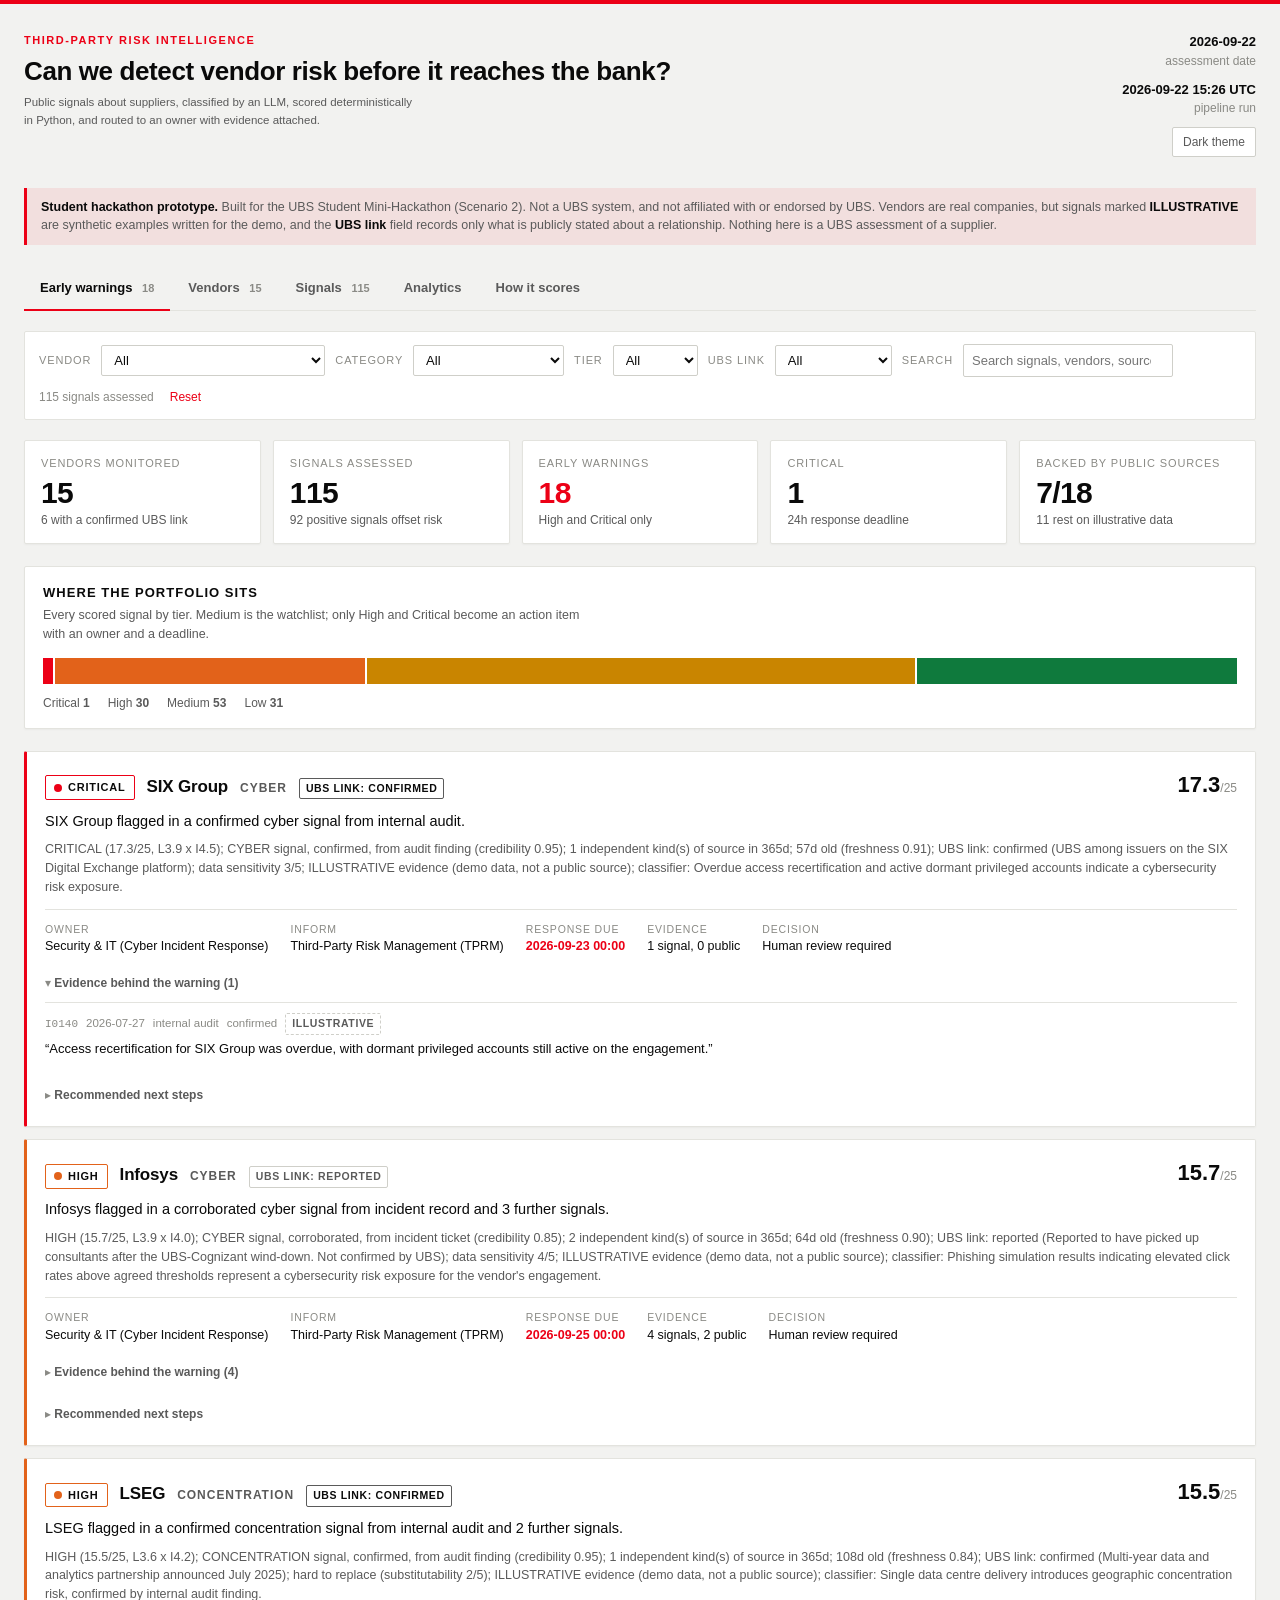
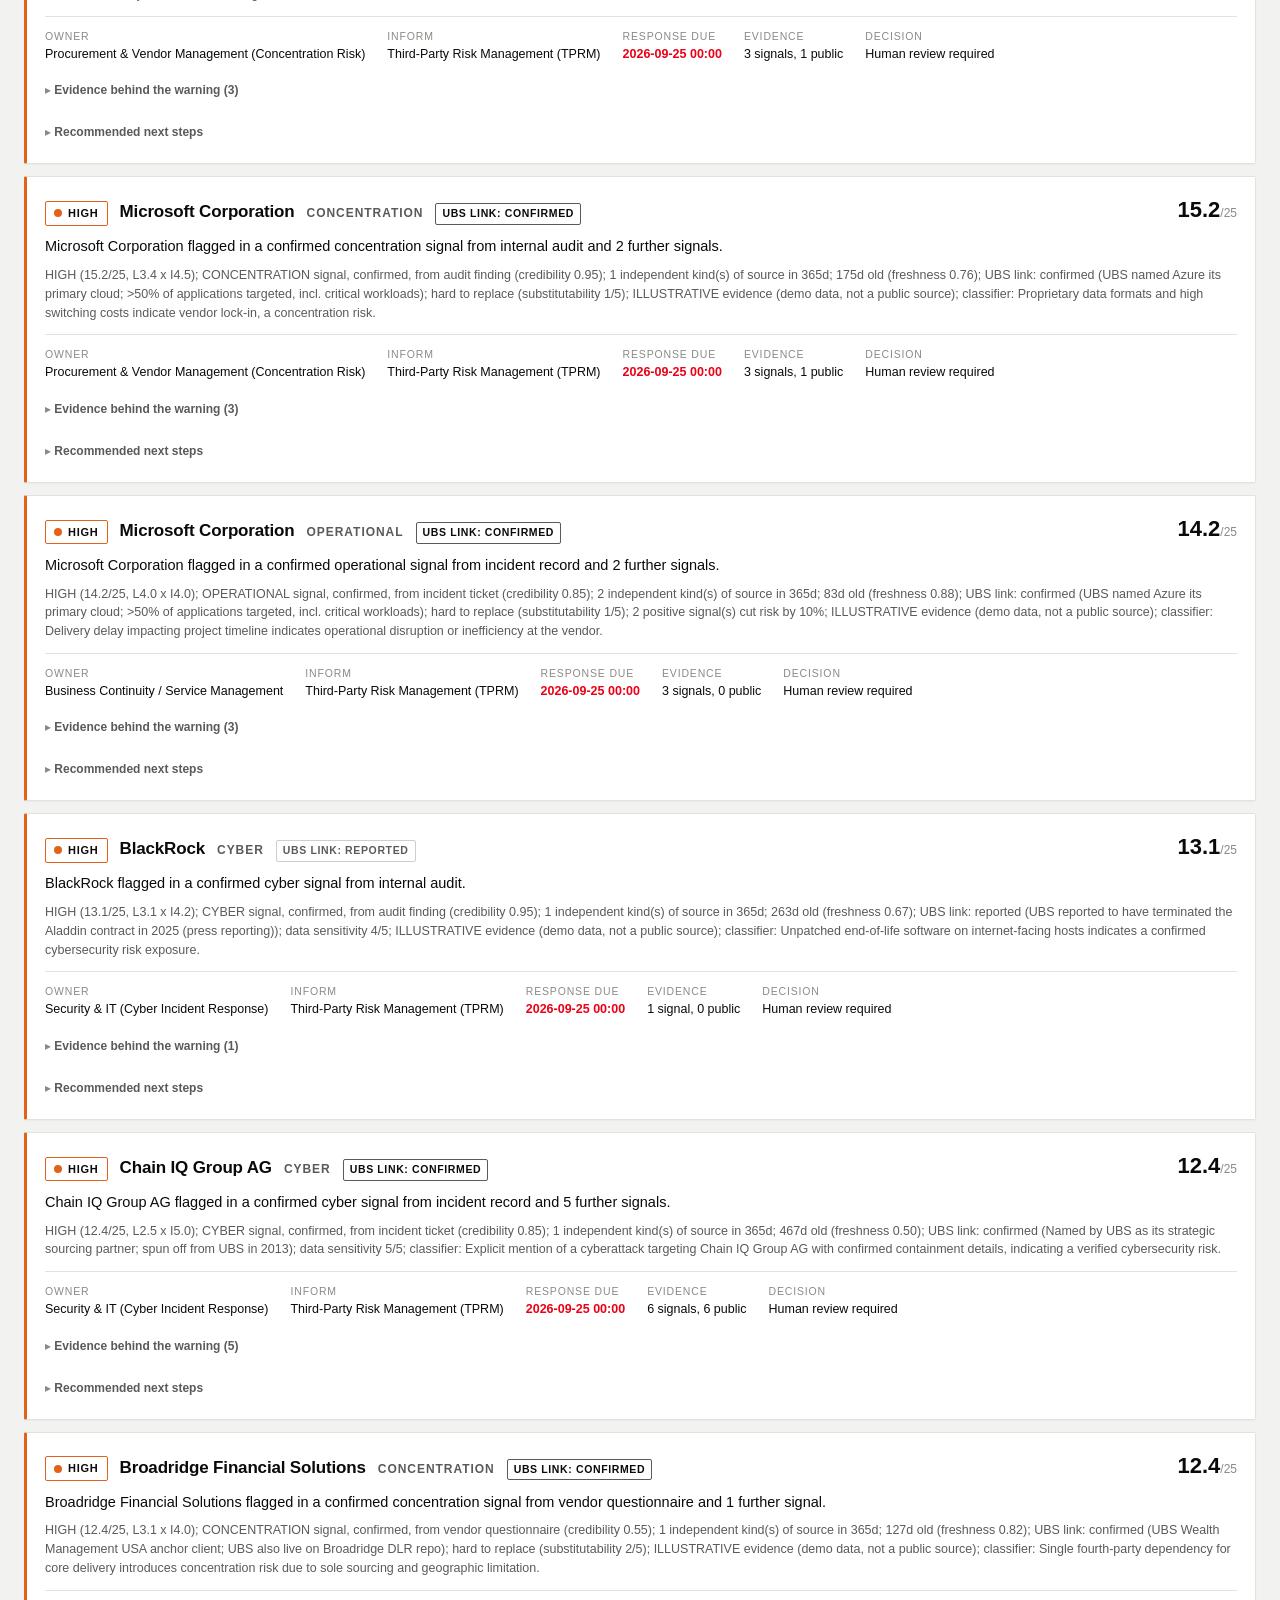
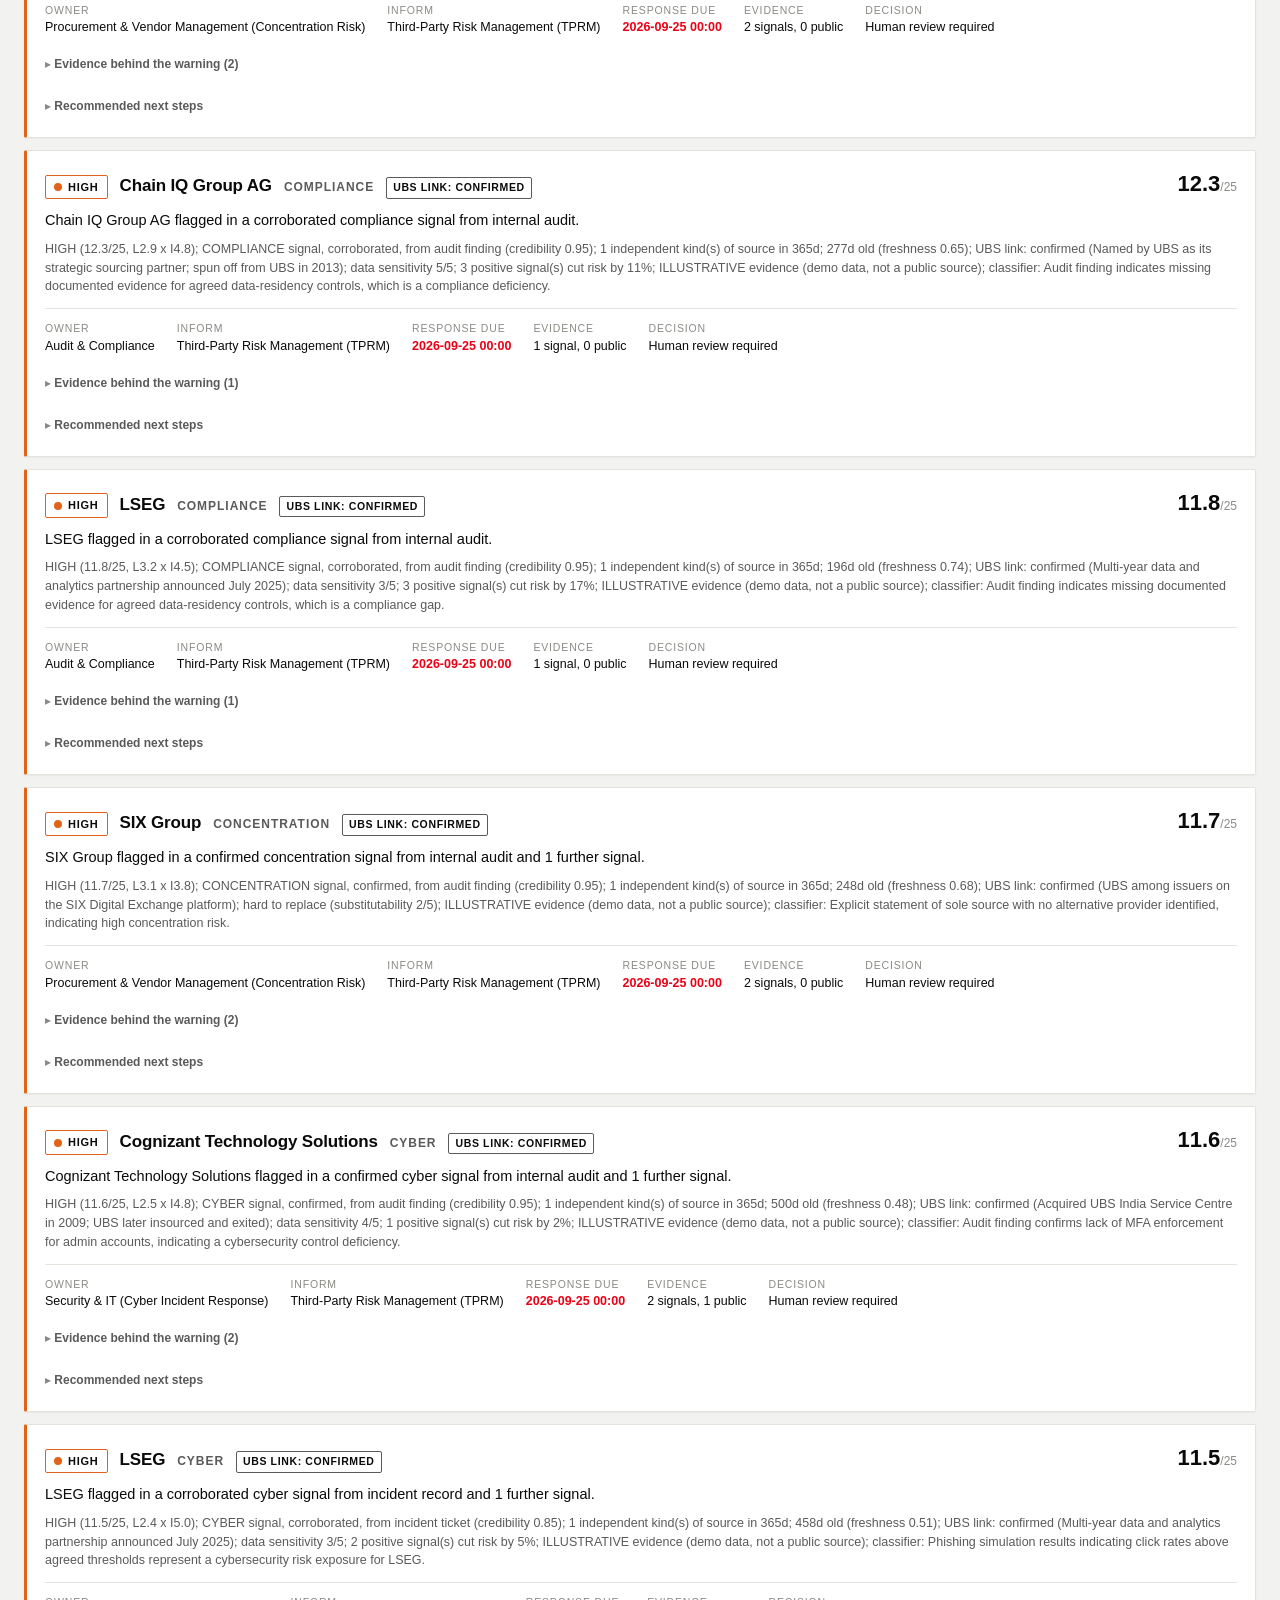
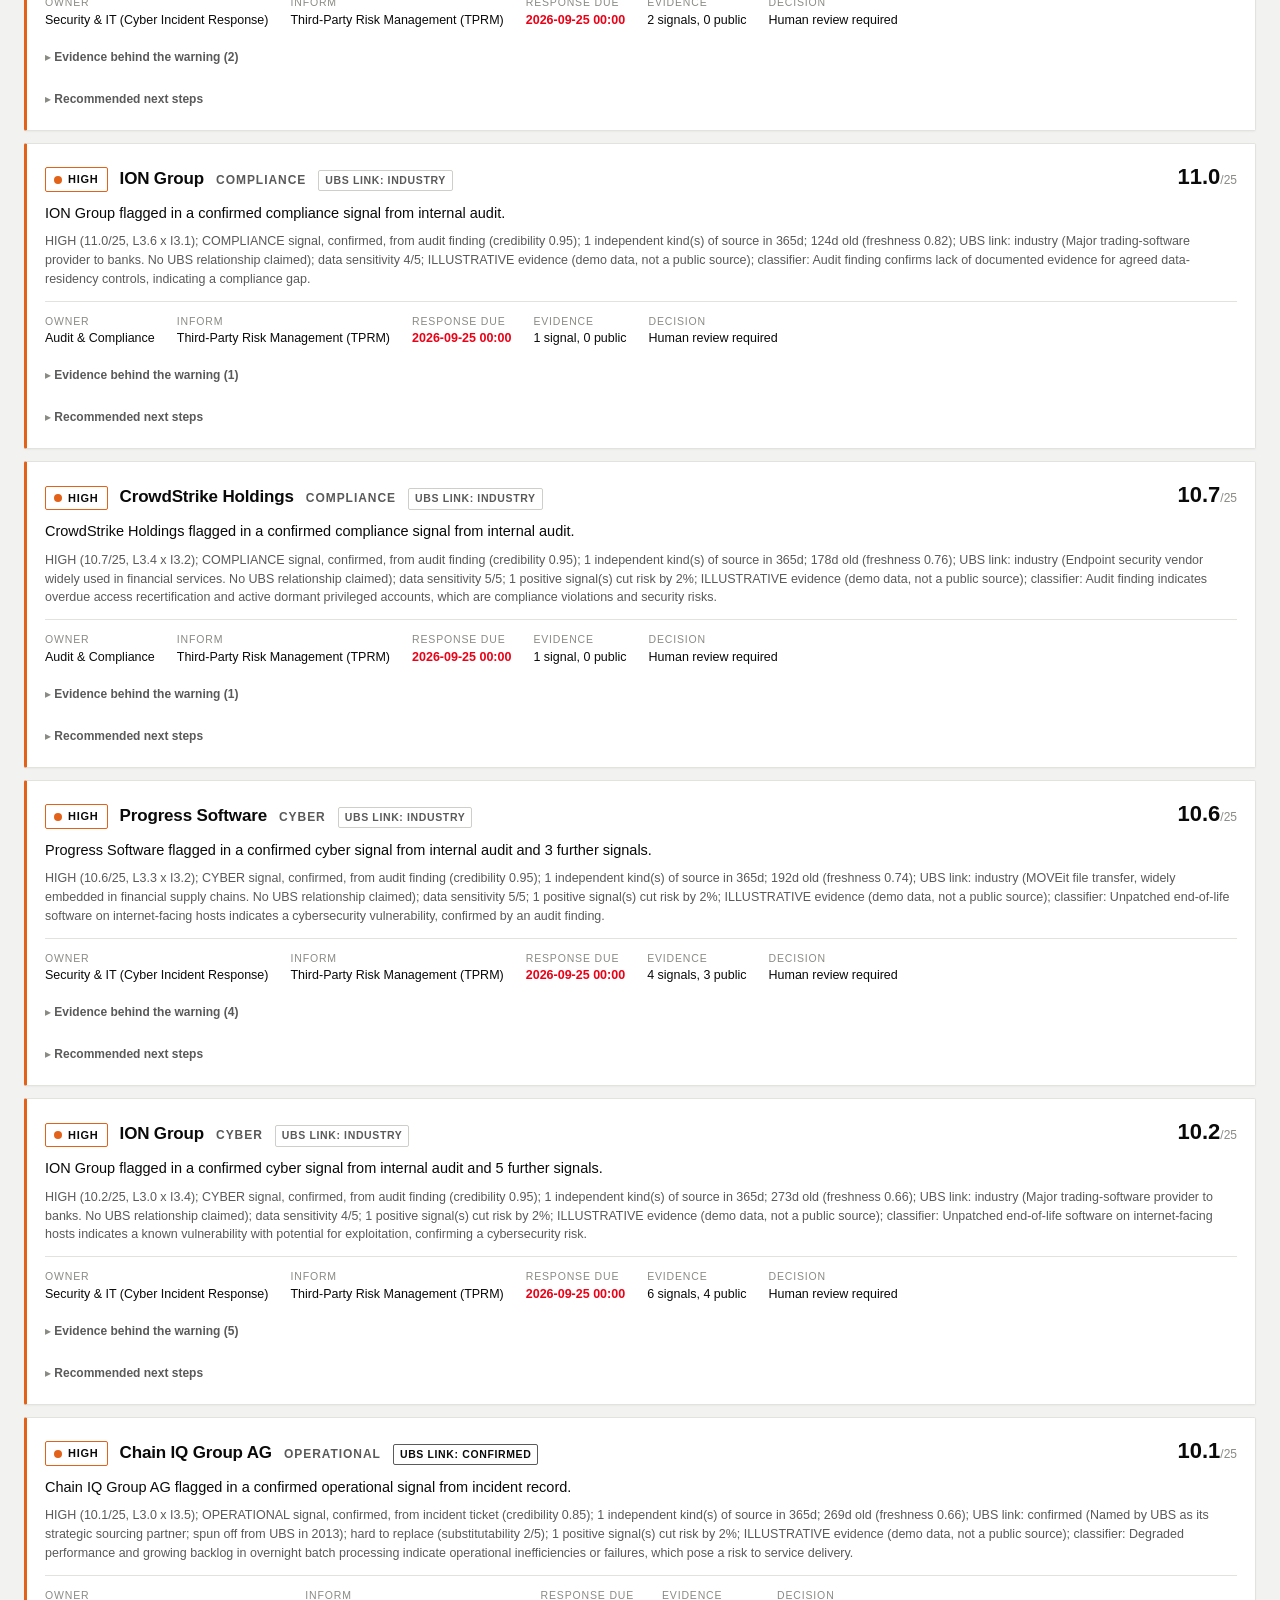
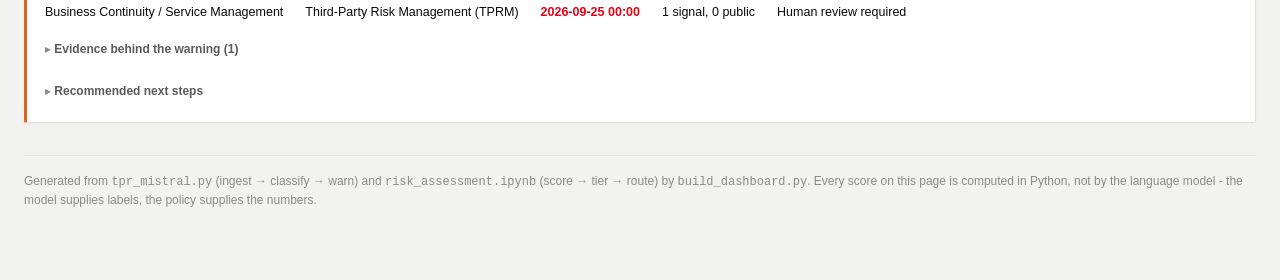
<file: frontend/index.html>
<!doctype html>
<html lang="en">
<head>
<meta charset="utf-8">
<meta name="viewport" content="width=device-width, initial-scale=1">
<title>Third-Party Risk Intelligence</title>
<meta name="description" content="Early-warning dashboard over public third-party risk signals - student hackathon prototype.">
<link rel="stylesheet" href="styles.css">
</head>
<body>
<div class="wrap">

  <header class="masthead">
    <div>
      <span class="kicker">Third-party risk intelligence</span>
      <h1>Can we detect vendor risk before it reaches the bank?</h1>
      <p class="sub">
        Public signals about suppliers, classified by an LLM, scored deterministically in Python,
        and routed to an owner with evidence attached.
      </p>
    </div>
    <div class="meta">
      <div class="meta-pair"><b id="m-asof">-</b>assessment date</div>
      <div class="meta-pair"><b id="m-generated">-</b>pipeline run</div>
      <button class="ghost" id="theme-toggle" type="button" aria-label="Switch colour theme">Dark theme</button>
    </div>
  </header>

  <p class="disclaimer">
    <b>Student hackathon prototype.</b> Built for the UBS Student Mini-Hackathon (Scenario 2).
    Not a UBS system, and not affiliated with or endorsed by UBS. Vendors are real companies, but
    signals marked <b>ILLUSTRATIVE</b> are synthetic examples written for the demo, and the
    <b>UBS link</b> field records only what is publicly stated about a relationship. Nothing here is
    a UBS assessment of a supplier.
  </p>

  <nav class="tabs" role="tablist">
    <button role="tab" id="tab-alerts"  aria-selected="true"  data-view="alerts">Early warnings <span class="count" id="c-alerts"></span></button>
    <button role="tab" id="tab-vendors" aria-selected="false" data-view="vendors">Vendors <span class="count" id="c-vendors"></span></button>
    <button role="tab" id="tab-signals" aria-selected="false" data-view="signals">Signals <span class="count" id="c-signals"></span></button>
    <button role="tab" id="tab-analytics" aria-selected="false" data-view="analytics">Analytics</button>
    <button role="tab" id="tab-method" aria-selected="false" data-view="method">How it scores</button>
  </nav>

  <div class="filters" id="filters">
    <label for="f-vendor">Vendor</label>
    <select id="f-vendor"><option value="">All</option></select>
    <label for="f-category">Category</label>
    <select id="f-category"><option value="">All</option></select>
    <label for="f-tier">Tier</label>
    <select id="f-tier"><option value="">All</option></select>
    <label for="f-link">UBS link</label>
    <select id="f-link"><option value="">All</option></select>
    <label for="f-search" class="sr-only">Search</label>
    <input type="search" id="f-search" placeholder="Search signals, vendors, sources...">
    <span class="spacer"></span>
    <span class="showing" id="f-showing"></span>
    <button class="reset" id="f-reset" type="button">Reset</button>
  </div>

  <main id="view"></main>

  <footer class="foot">
    Generated from <code>tpr_mistral.py</code> (ingest &rarr; classify &rarr; warn) and
    <code>risk_assessment.ipynb</code> (score &rarr; tier &rarr; route) by
    <code>build_dashboard.py</code>. Every score on this page is computed in Python, not by the
    language model - the model supplies labels, the policy supplies the numbers.
  </footer>
</div>

<div id="tooltip" role="status" aria-live="polite"></div>
<div class="drawer-backdrop" id="drawer-backdrop"></div>
<aside class="drawer" id="drawer" aria-label="Vendor detail" tabindex="-1"></aside>

<script src="data.js"></script>
<script src="app.js"></script>
</body>
</html>
</file>
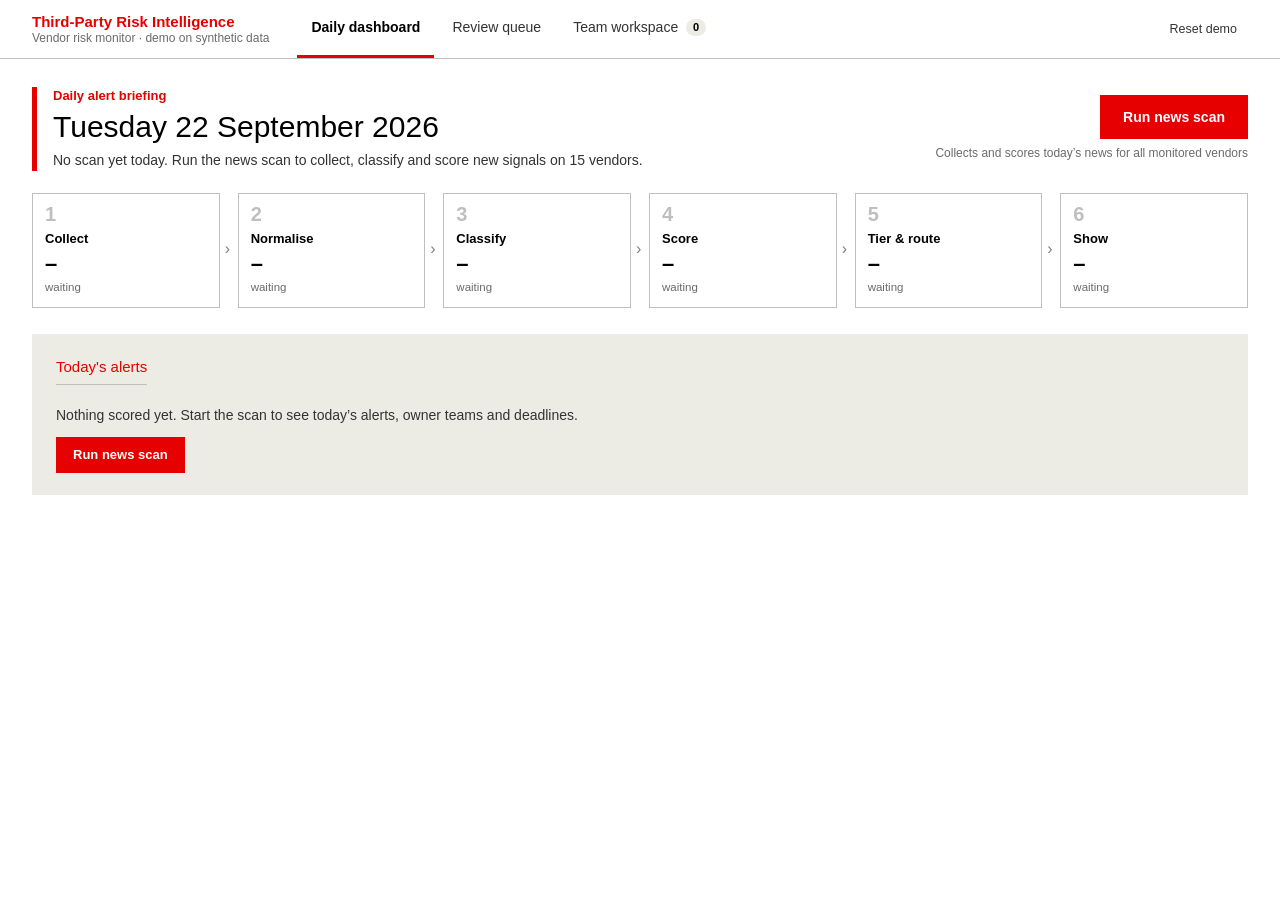
<file: third-party-risk-demo.html>
<!doctype html>
<html lang="en-GB">
<head>
<meta charset="utf-8">
<meta name="viewport" content="width=device-width, initial-scale=1, viewport-fit=cover">
<title>Third-Party Risk Intelligence</title>
<style>
/* Visual language taken from the team deck: Arial, black ink, #E60000 labels,
   warm grey panels, charcoal highlight blocks, thin grey rules. Light only, like the slides. */
:root {
  color-scheme: light;
  --bg: #ffffff; --ink: #000000; --ink-2: #333333; --muted: #6b6b6b; --faint: #7f7f7f;
  --rule: #bfbfbf; --hair: #e4e3dd; --red: #e60000; --red-dark: #c00000;
  --char: #5a5d5c; --warm: #ecebe4; --warm-2: #cccabc; --good: #2e7d32;
  --focus: #1f5fbf;
  --font: Arial, "Helvetica Neue", Helvetica, sans-serif;
}
*, *::before, *::after { box-sizing: border-box; }
body { margin: 0; background: var(--bg); color: var(--ink); font: 14px/1.45 var(--font); -webkit-font-smoothing: antialiased; }
[hidden] { display: none !important; }
button, input, select, textarea { font: inherit; color: inherit; }
button { cursor: pointer; }
h1, h2, h3, p { margin: 0; }
h1, h2, h3 { font-weight: 400; text-wrap: balance; }
a { color: var(--ink); }
:focus-visible { outline: 2px solid var(--focus); outline-offset: 2px; }
.num { font-variant-numeric: tabular-nums; }
.muted { color: var(--muted); }

/* app bar */
.appbar { position: sticky; top: env(safe-area-inset-top, 0px); z-index: 20; background: var(--bg); border-bottom: 1px solid var(--rule); }
.appbar-inner { max-width: 1400px; margin: 0 auto; padding-inline: 32px; min-height: 58px; display: flex; align-items: center; gap: 28px; flex-wrap: wrap; }
.brand { display: grid; line-height: 1.2; }
.brand-name { color: var(--red); font-weight: 700; font-size: 15px; }
.brand-sub { color: var(--muted); font-size: 12px; }
.nav { display: flex; align-self: stretch; gap: 4px; overflow-x: auto; }
.nav button { border: 0; background: none; padding: 0 14px; min-height: 58px; font-size: 14px; color: var(--ink-2); border-bottom: 3px solid transparent; display: inline-flex; align-items: center; gap: 8px; white-space: nowrap; }
.nav button:hover { color: var(--ink); }
.nav button[aria-current="page"] { color: var(--ink); font-weight: 700; border-bottom-color: var(--red); }
.count { font-size: 11px; font-weight: 700; min-width: 20px; padding: 1px 6px; border-radius: 10px; background: var(--warm); color: var(--ink); text-align: center; font-variant-numeric: tabular-nums; }
.nav button[aria-current="page"] .count { background: var(--red); color: #fff; }
#btn-reset { margin-left: auto; }

/* buttons */
.btn { display: inline-flex; align-items: center; justify-content: center; gap: 6px; min-height: 36px; padding: 0 16px; border: 1px solid var(--ink); background: var(--bg); color: var(--ink); font-weight: 700; font-size: 13px; border-radius: 0; white-space: nowrap; }
.btn:hover { background: var(--warm); }
.btn-primary { background: var(--red); border-color: var(--red); color: #fff; }
.btn-primary:hover { background: var(--red-dark); border-color: var(--red-dark); }
.btn-dark { background: var(--char); border-color: var(--char); color: #fff; }
.btn-dark:hover { background: #454847; }
.btn[disabled] { opacity: .4; cursor: not-allowed; }
.btn-ghost { border-color: transparent; background: none; color: var(--ink-2); font-weight: 400; }
.btn-ghost:hover { background: var(--warm); }
.btn-sm { min-height: 30px; padding: 0 10px; font-size: 12.5px; }
.select, .input, .textarea { min-height: 36px; padding: 6px 10px; border: 1px solid var(--rule); background: var(--bg); border-radius: 0; font-size: 13px; }
.textarea { width: 100%; min-height: 60px; resize: vertical; }
input[type="checkbox"] { width: 18px; height: 18px; margin: 0; accent-color: var(--red); cursor: pointer; flex: none; }

/* layout */
.main { max-width: 1400px; margin: 0 auto; padding-inline: 32px; padding-block: 28px 72px; }
.title { display: flex; gap: 16px; align-items: stretch; margin-bottom: 22px; }
.title::before { content: ""; width: 5px; background: var(--red); flex: none; }
.title h1 { font-size: 30px; line-height: 1.15; }
.title p { color: var(--ink-2); margin-top: 6px; max-width: 80ch; }
.kicker { color: var(--red); font-weight: 700; font-size: 13px; margin-bottom: 4px; }
.label { color: var(--red); font-size: 15px; padding-bottom: 6px; border-bottom: 1px solid var(--rule); margin-bottom: 12px; display: flex; justify-content: space-between; align-items: baseline; gap: 12px; }
.label small { color: var(--muted); font-size: 12px; }
.box { border: 1px solid var(--rule); background: var(--bg); min-width: 0; }
.panel { background: var(--warm); padding: 18px 20px; min-width: 0; }

/* pipeline strip (slide 4) */
.pipe { display: grid; grid-template-columns: repeat(6, minmax(0, 1fr)); gap: 18px; margin-bottom: 26px; }
.step { border: 1px solid var(--rule); padding: 10px 12px 12px; position: relative; min-height: 104px; }
.step + .step::before { content: "›"; position: absolute; left: -14px; top: 38%; color: var(--faint); font-size: 16px; }
.step .n { font-size: 20px; color: var(--rule); font-weight: 700; line-height: 1; }
.step h3 { font-size: 13px; font-weight: 700; margin: 6px 0 4px; }
.step .v { font-size: 22px; font-weight: 700; line-height: 1.1; font-variant-numeric: tabular-nums; }
.step .d { font-size: 11.5px; color: var(--muted); margin-top: 2px; }
.step.on { background: var(--char); border-color: var(--char); color: #fff; }
.step.on .n, .step.on .d { color: #d8d8d4; }

/* KPIs */
.kpis { display: grid; grid-template-columns: 1.4fr repeat(3, minmax(0, 1fr)); gap: 18px; margin-bottom: 28px; }
.kpi { text-align: left; border: 1px solid var(--rule); background: var(--bg); padding: 16px 18px; display: grid; gap: 4px; align-content: start; }
button.kpi:hover { background: var(--warm); }
.kpi .k { font-size: 13px; color: var(--ink-2); }
.kpi .big { font-size: 40px; font-weight: 700; line-height: 1.05; }
.kpi .s { font-size: 12.5px; color: var(--muted); }
.kpi.hero { background: var(--red); border-color: var(--red); color: #fff; }
.kpi.hero .k, .kpi.hero .s { color: #fff; }
.kpi.hero .big { font-size: 52px; }
.kpi.hero:hover { background: var(--red-dark); }
.kpi .cta { font-weight: 700; font-size: 13px; margin-top: 6px; }

/* tier marks */
.tier { font-size: 11px; font-weight: 700; letter-spacing: .06em; text-transform: uppercase; padding: 2px 7px; display: inline-block; line-height: 16px; white-space: nowrap; }
.tier-Critical { background: var(--red); color: #fff; }
.tier-High { background: var(--char); color: #fff; }
.tier-Medium { background: var(--warm-2); color: var(--ink); }
.tier-Low { background: var(--bg); color: var(--ink-2); box-shadow: inset 0 0 0 1px var(--rule); }
.score { width: 46px; height: 46px; border-radius: 50%; background: var(--warm); display: grid; place-content: center; text-align: center; flex: none; font-variant-numeric: tabular-nums; }
.score b { font-size: 15px; line-height: 1; }
.score i { font-style: normal; font-size: 9.5px; color: var(--muted); }
.score.Critical { box-shadow: inset 0 0 0 2px var(--red); }
.score.High { box-shadow: inset 0 0 0 2px var(--char); }
.score.lg { width: 84px; height: 84px; }
.score.lg b { font-size: 24px; }
.score.lg i { font-size: 11px; }
.prov { font-size: 11px; color: var(--muted); border: 1px dashed var(--rule); padding: 0 5px; white-space: nowrap; }
.prov.real { border-style: solid; }
.status { font-size: 12px; font-weight: 700; white-space: nowrap; display: inline-flex; align-items: center; gap: 6px; }
.status::before { content: ""; width: 8px; height: 8px; border-radius: 50%; background: var(--rule); }
.st-review { color: var(--red); } .st-review::before { background: var(--red); }
.st-todo::before { background: var(--char); }
.st-progress::before { background: var(--char); box-shadow: 0 0 0 2px var(--warm-2); }
.st-done { color: var(--good); } .st-done::before { background: var(--good); }
.st-watch { color: var(--muted); font-weight: 400; } .st-log { color: var(--muted); font-weight: 400; }

/* dashboard grid */
.dash { display: grid; grid-template-columns: minmax(0, 7fr) minmax(0, 5fr); gap: 28px; align-items: start; }
.side { display: grid; gap: 28px; min-width: 0; }
.alist { list-style: none; margin: 0; padding: 0; }
.arow { width: 100%; border: 0; border-bottom: 1px solid var(--hair); background: none; text-align: left; padding: 12px 8px; display: grid; grid-template-columns: 46px minmax(0, 1fr) auto; gap: 14px; align-items: center; }
.arow:hover { background: var(--warm); }
.arow.sel { background: var(--warm); box-shadow: inset 4px 0 0 var(--red); }
.arow .top { display: flex; align-items: center; gap: 8px; flex-wrap: wrap; }
.arow .v { font-weight: 700; font-size: 14px; }
.arow .c { color: var(--muted); font-size: 13px; }
.arow .t { color: var(--ink-2); font-size: 13px; margin-top: 3px; display: -webkit-box; -webkit-line-clamp: 2; -webkit-box-orient: vertical; overflow: hidden; }
.arow .r { display: grid; justify-items: end; gap: 4px; font-size: 12px; color: var(--muted); text-align: right; }
.more { padding: 12px 0 0; }

/* routing bars */
.route { display: grid; gap: 10px; }
.route-row { display: grid; grid-template-columns: 168px minmax(0, 1fr) 34px; gap: 10px; align-items: center; font-size: 13px; }
.route-row .bar { display: flex; gap: 2px; height: 18px; }
.route-row .bar i { display: block; height: 100%; min-width: 3px; }
.seg-Critical { background: var(--red); } .seg-High { background: var(--char); } .seg-Medium { background: var(--warm-2); }
.route-row .n { text-align: right; font-weight: 700; font-variant-numeric: tabular-nums; }
.legend { display: flex; gap: 14px; flex-wrap: wrap; font-size: 12px; color: var(--ink-2); margin-top: 12px; }
.legend span { display: inline-flex; align-items: center; gap: 6px; }
.legend i { width: 10px; height: 10px; display: inline-block; }
table.t { width: 100%; border-collapse: collapse; font-size: 12.5px; }
table.t th { text-align: left; font-weight: 400; font-style: italic; color: var(--faint); font-size: 11.5px; padding: 6px 8px; border: 1px solid var(--ink); }
table.t td { padding: 7px 8px; border: 1px solid var(--ink); vertical-align: top; }
table.t td.n, table.t th.n { text-align: right; font-variant-numeric: tabular-nums; }
table.t tr.link { cursor: pointer; } table.t tr.link:hover td { background: var(--warm); }
.tip { position: fixed; z-index: 50; pointer-events: none; background: var(--bg); border: 1px solid var(--ink); padding: 6px 9px; font-size: 12px; }

/* review queue */
.queue { display: grid; grid-template-columns: minmax(340px, 5fr) minmax(0, 7fr); gap: 28px; align-items: start; }
.qhead { display: flex; gap: 8px; align-items: center; flex-wrap: wrap; margin-bottom: 8px; }
.seg { display: inline-flex; border: 1px solid var(--ink); }
.seg button { border: 0; background: none; padding: 6px 12px; font-size: 12.5px; }
.seg button + button { border-left: 1px solid var(--ink); }
.seg button[aria-pressed="true"] { background: var(--ink); color: #fff; font-weight: 700; }
.qlist { max-height: calc(100vh - 230px); overflow-y: auto; border-top: 1px solid var(--rule); }
.card { position: sticky; top: 78px; border: 1px solid var(--rule); padding: 22px 24px 24px; display: grid; gap: 20px; max-height: calc(100vh - 100px); overflow-y: auto; }
.card-top { display: grid; grid-template-columns: minmax(0, 1fr) auto; gap: 16px; align-items: start; }
.card-top .tl { color: var(--red); font-weight: 700; font-size: 13px; letter-spacing: .04em; }
.card-top .tl.High, .card-top .tl.Medium, .card-top .tl.Low { color: var(--ink); }
.card-top h2 { font-size: 24px; line-height: 1.2; margin-top: 2px; }
.owner-line { font-size: 13px; display: flex; flex-wrap: wrap; gap: 4px 22px; padding-bottom: 14px; border-bottom: 1px solid var(--rule); }
.owner-line b { font-weight: 700; }
.quote { background: var(--warm); padding: 12px 14px; font-size: 14.5px; }
.cols { display: grid; grid-template-columns: minmax(0, 1fr) minmax(0, 1fr); gap: 24px; }
.h { font-weight: 700; font-size: 13px; margin-bottom: 6px; }
.why { margin: 0; padding-left: 18px; font-size: 13px; display: grid; gap: 4px; color: var(--ink-2); }
.acts { margin: 0; padding-left: 18px; font-size: 13px; display: grid; gap: 4px; }
.formula { background: var(--warm); padding: 12px 14px; display: flex; flex-wrap: wrap; align-items: baseline; gap: 6px 10px; font-size: 13px; }
.formula b { font-size: 17px; font-variant-numeric: tabular-nums; }
.formula .eq { font-weight: 700; }
.facts { display: grid; grid-template-columns: repeat(3, minmax(0, 1fr)); gap: 10px 18px; font-size: 12.5px; margin-top: 10px; }
.facts dt { color: var(--muted); font-size: 11.5px; }
.facts dd { margin: 0; font-weight: 700; }
.ev td:first-child { white-space: nowrap; color: var(--faint); }
.ev td:nth-child(2) { white-space: nowrap; }
.pos { font-size: 12px; font-weight: 700; color: var(--good); }
.hitl { display: flex; gap: 12px; align-items: center; flex-wrap: wrap; }
.hitl .select { min-width: 220px; }
.hitl .note { font-size: 12px; color: var(--muted); flex-basis: 100%; }
.done-box { background: var(--warm); padding: 14px 16px; display: grid; gap: 8px; }
.empty { padding: 40px 20px; text-align: center; color: var(--muted); display: grid; gap: 10px; justify-items: center; }

/* team board */
.teams { display: flex; gap: 8px; flex-wrap: wrap; margin-bottom: 18px; }
.teams button { border: 1px solid var(--rule); background: var(--bg); padding: 7px 12px; font-size: 13px; display: inline-flex; gap: 8px; align-items: center; }
.teams button:hover { background: var(--warm); }
.teams button[aria-pressed="true"] { background: var(--char); color: #fff; border-color: var(--char); font-weight: 700; }
.teams button[aria-pressed="true"] .count { background: #fff; color: var(--ink); }
.board { display: grid; grid-template-columns: repeat(3, minmax(0, 1fr)); gap: 18px; align-items: start; }
.col { background: var(--warm); padding: 12px; min-width: 0; min-height: 220px; }
.col h2 { font-size: 15px; color: var(--red); display: flex; justify-content: space-between; margin-bottom: 10px; }
.col h2 span { color: var(--ink); font-weight: 700; }
.col-body { display: grid; gap: 10px; }
.tc { border: 1px solid var(--rule); background: var(--bg); text-align: left; padding: 12px; display: grid; gap: 7px; width: 100%; }
.tc:hover { border-color: var(--ink); }
.tc .top { display: flex; justify-content: space-between; align-items: center; gap: 8px; }
.tc .id { font-size: 12px; color: var(--muted); }
.tc .v { font-weight: 700; }
.tc .p { font-size: 12.5px; color: var(--ink-2); }
.prog { display: grid; grid-template-columns: minmax(0, 1fr) auto; gap: 8px; align-items: center; font-size: 12px; color: var(--muted); }
.prog .tr { height: 6px; background: var(--warm); }
.prog .tr i { display: block; height: 100%; background: var(--char); }
.prog.full .tr i { background: var(--good); }
.due { font-size: 12px; }
.due.over { color: var(--red); font-weight: 700; }
.col-empty { font-size: 12.5px; color: var(--muted); padding: 18px 8px; text-align: center; border: 1px dashed var(--warm-2); background: var(--bg); }

/* drawer */
.backdrop { position: fixed; inset: 0; background: rgba(0, 0, 0, .35); z-index: 40; }
.drawer { position: fixed; top: 0; right: 0; bottom: 0; width: min(600px, 100%); background: var(--bg); z-index: 41; overflow-y: auto; padding: 22px 26px 30px; display: grid; gap: 18px; align-content: start; box-shadow: -8px 0 24px rgba(0, 0, 0, .15); }
.drawer .x { justify-self: end; }
.checks { list-style: none; margin: 0; padding: 0; display: grid; gap: 6px; }
.checks label { display: grid; grid-template-columns: 20px minmax(0, 1fr); gap: 10px; padding: 10px 12px; border: 1px solid var(--rule); cursor: pointer; font-size: 13.5px; align-items: start; }
.checks label:hover { background: var(--warm); }
.checks label.ok { background: var(--warm); }
.checks label.ok .ct { text-decoration: line-through; color: var(--muted); }
.checks .cm { display: block; font-size: 11.5px; color: var(--muted); }
.addrow { display: grid; grid-template-columns: minmax(0, 1fr) auto; gap: 8px; }
.log { list-style: none; margin: 0; padding: 0; display: grid; gap: 6px; font-size: 12.5px; color: var(--ink-2); }
.log time { color: var(--muted); margin-right: 8px; font-variant-numeric: tabular-nums; }

/* toast */
.toast { position: fixed; left: 50%; bottom: 24px; transform: translateX(-50%); z-index: 60; background: var(--ink); color: #fff; padding: 11px 12px 11px 18px; display: flex; gap: 14px; align-items: center; font-size: 13.5px; max-width: calc(100% - 32px); }
.toast button { border: 1px solid #fff; background: none; color: #fff; padding: 5px 10px; font-weight: 700; font-size: 12.5px; white-space: nowrap; }

@media (max-width: 1100px) {
  .pipe { grid-template-columns: repeat(3, minmax(0, 1fr)); }
  .step:nth-child(4)::before { display: none; }
  .kpis { grid-template-columns: repeat(2, minmax(0, 1fr)); }
  .dash, .queue { grid-template-columns: minmax(0, 1fr); }
  .card { position: static; max-height: none; }
  .qlist { max-height: 420px; }
  .board { grid-template-columns: minmax(0, 1fr); }
}
@media (max-width: 640px) {
  .appbar-inner, .main { padding-inline: 16px; }
  .appbar-inner { gap: 4px 12px; padding-top: 8px; }
  .nav { order: 3; width: 100%; }
  .nav button { min-height: 44px; }
  .pipe { grid-template-columns: repeat(2, minmax(0, 1fr)); }
  .step::before { display: none; }
  .cols, .facts { grid-template-columns: minmax(0, 1fr); }
  .route-row { grid-template-columns: 120px minmax(0, 1fr) 30px; }
  .arow { grid-template-columns: 46px minmax(0, 1fr); }
  .arow .r { grid-column: 2; justify-items: start; text-align: left; }
  .title h1 { font-size: 24px; }
  .drawer { padding-inline: 16px; }
}
@media (prefers-reduced-motion: reduce) { * { transition: none !important; } }

.title { flex-wrap: wrap; }
.run { margin-left: auto; display: grid; gap: 6px; justify-items: end; align-self: center; }
.run-btn { min-height: 44px; padding: 0 22px; font-size: 14px; }
.run-note { font-size: 12px; color: var(--muted); }
.step.running { animation: pulse 1s ease-in-out infinite; }
@keyframes pulse { 50% { background: #6f7271; } }
.panel.idle { display: grid; gap: 12px; justify-items: start; padding: 22px 24px; }
.panel.idle p { color: var(--ink-2); }
.scanbar { width: min(420px, 100%); height: 6px; background: #fff; }
.scanbar i { display: block; height: 100%; background: var(--red); transition: width .5s; }
@media (max-width: 640px) { .run { margin-left: 21px; justify-items: start; } }

.lf { display: grid; grid-template-columns: repeat(4, minmax(0, 1fr)); gap: 10px; }
.lf span { display: grid; justify-items: center; text-align: center; gap: 4px; font-size: 11px; color: var(--muted); }
.lf b { width: 52px; height: 52px; border-radius: 50%; background: var(--warm); display: grid; place-items: center; font-size: 14px; color: var(--ink); font-variant-numeric: tabular-nums; }
@media (max-width: 640px) { .lf { grid-template-columns: repeat(2, minmax(0, 1fr)); } }

.returned { background: #fdecec; border: 1px solid #f2b8b8; padding: 10px 14px; font-size: 13px; }
.wrong { border-top: 1px solid var(--rule); padding-top: 14px; }
.wrong .label { color: var(--ink); }

.ev tr.link td.go { width: 24px; text-align: center; color: var(--faint); font-weight: 700; }
.ev tr.link:hover td.go { color: var(--red); }
.ev tr.link:focus-visible { outline: 2px solid var(--focus); outline-offset: -2px; }
.modal { position: fixed; z-index: 45; left: 50%; top: 50%; transform: translate(-50%, -50%); width: min(640px, calc(100% - 32px)); max-height: calc(100% - 48px); overflow-y: auto; background: var(--bg); border: 1px solid var(--ink); padding: 22px 24px 24px; display: grid; gap: 16px; }
.modal-top { display: flex; justify-content: space-between; gap: 12px; align-items: start; }
.modal h2 { font-size: 22px; }
.src-line { display: grid; gap: 4px; font-size: 12px; border-top: 1px solid var(--rule); padding-top: 12px; }
.mono-ref { font-family: ui-monospace, Menlo, Consolas, monospace; font-size: 12px; background: var(--warm); padding: 4px 8px; justify-self: start; overflow-wrap: anywhere; }
.ctx { font-size: 12px; color: var(--muted); }

</style>
</head>
<body>
<header class="appbar">
  <div class="appbar-inner">
    <div class="brand">
      <span class="brand-name">Third-Party Risk Intelligence</span>
      <span class="brand-sub">Vendor risk monitor · demo on synthetic data</span>
    </div>
    <nav class="nav" id="nav" aria-label="Main"></nav>
    <button type="button" class="btn btn-ghost btn-sm" data-act="reset" id="btn-reset">Reset demo</button>
  </div>
</header>
<main class="main" id="main"></main>
<div id="overlay"></div>
<div id="toast-root" aria-live="polite"></div>
<script type="application/json" id="seed-data">{"meta":{"runDate":"2026-09-22","vendors":15,"newDays":2},"raw":[{"signal_id":"N0080","vendor_id":"V001","vendor_name":"Chain IQ Group AG","date":"2026-09-22","source_type":"vendor_questionnaire","text":"Chain IQ Group AG confirmed attendance at the quarterly governance forum.","seed_category":"IRRELEVANT","provenance":"ILLUSTRATIVE","source_name":"","source_url":""},{"signal_id":"I0094","vendor_id":"V002","vendor_name":"Microsoft Corporation","date":"2026-09-22","source_type":"incident_ticket","text":"Service review with Microsoft Corporation logged a major outage of 6h20m affecting the shared platform; downtime breached the contractual SLA for the third time this quarter.","seed_category":"OPERATIONAL","provenance":"ILLUSTRATIVE","source_name":"","source_url":""},{"signal_id":"I0114","vendor_id":"V003","vendor_name":"LSEG","date":"2026-09-22","source_type":"audit_finding","text":"Review of systems in scope for LSEG identified unpatched end-of-life software on internet-facing hosts.","seed_category":"CYBER","provenance":"ILLUSTRATIVE","source_name":"","source_url":""},{"signal_id":"N0120","vendor_id":"V004","vendor_name":"Broadridge Financial Solutions","date":"2026-09-22","source_type":"vendor_questionnaire","text":"Broadridge Financial Solutions provided updated escalation contact details for the service desk.","seed_category":"IRRELEVANT","provenance":"ILLUSTRATIVE","source_name":"","source_url":""},{"signal_id":"N0134","vendor_id":"V005","vendor_name":"Cognizant Technology Solutions","date":"2026-09-22","source_type":"vendor_questionnaire","text":"Cognizant Technology Solutions returned the annual relationship questionnaire on schedule.","seed_category":"IRRELEVANT","provenance":"ILLUSTRATIVE","source_name":"","source_url":""},{"signal_id":"I0155","vendor_id":"V006","vendor_name":"BlackRock","date":"2026-09-22","source_type":"vendor_questionnaire","text":"BlackRock advised that the product line used in this engagement is being discontinued in favour of a successor platform.","seed_category":"OTHER","provenance":"ILLUSTRATIVE","source_name":"","source_url":""},{"signal_id":"I0193","vendor_id":"V008","vendor_name":"ION Group","date":"2026-09-22","source_type":"vendor_questionnaire","text":"ION Group notified an end-of-life date for a component used in the contracted service, with no migration path yet agreed.","seed_category":"OTHER","provenance":"ILLUSTRATIVE","source_name":"","source_url":""},{"signal_id":"I0172","vendor_id":"V007","vendor_name":"SIX Group","date":"2026-09-21","source_type":"incident_ticket","text":"Escalation raised with SIX Group after missed SLA on incident response times in two consecutive reporting periods.","seed_category":"OPERATIONAL","provenance":"ILLUSTRATIVE","source_name":"","source_url":""},{"signal_id":"I0200","vendor_id":"V009","vendor_name":"Capita plc","date":"2026-09-21","source_type":"audit_finding","text":"Internal review found Capita plc has no tested disaster recovery plan for the service provided under this engagement; the last failover test failed.","seed_category":"OPERATIONAL","provenance":"ILLUSTRATIVE","source_name":"","source_url":""},{"signal_id":"I0216","vendor_id":"V010","vendor_name":"CrowdStrike Holdings","date":"2026-09-21","source_type":"audit_finding","text":"Control review of the CrowdStrike Holdings engagement found MFA not enforced for administrator accounts on the shared environment.","seed_category":"CYBER","provenance":"ILLUSTRATIVE","source_name":"","source_url":""},{"signal_id":"N0221","vendor_id":"V011","vendor_name":"Progress Software","date":"2026-09-21","source_type":"audit_finding","text":"Documentation refresh for the Progress Software engagement was completed as part of routine housekeeping.","seed_category":"IRRELEVANT","provenance":"ILLUSTRATIVE","source_name":"","source_url":""},{"signal_id":"N0236","vendor_id":"V012","vendor_name":"Infosys","date":"2026-09-21","source_type":"incident_ticket","text":"Planned configuration change on the Infosys service was deployed within the agreed window.","seed_category":"IRRELEVANT","provenance":"ILLUSTRATIVE","source_name":"","source_url":""},{"signal_id":"N0186","vendor_id":"V008","vendor_name":"ION Group","date":"2026-09-07","source_type":"audit_finding","text":"Scheduled engagement review with ION Group closed with no findings and no follow-up required.","seed_category":"IRRELEVANT","provenance":"ILLUSTRATIVE","source_name":"","source_url":""},{"signal_id":"I0103","vendor_id":"V002","vendor_name":"Microsoft Corporation","date":"2026-08-17","source_type":"vendor_questionnaire","text":"Microsoft Corporation confirms the contract was renewed on existing terms with no change to the delivery model.","seed_category":"OTHER","provenance":"ILLUSTRATIVE","source_name":"","source_url":""},{"signal_id":"N0082","vendor_id":"V001","vendor_name":"Chain IQ Group AG","date":"2026-08-16","source_type":"vendor_questionnaire","text":"Chain IQ Group AG nominated a new relationship manager for the account.","seed_category":"IRRELEVANT","provenance":"ILLUSTRATIVE","source_name":"","source_url":""},{"signal_id":"N0208","vendor_id":"V010","vendor_name":"CrowdStrike Holdings","date":"2026-08-16","source_type":"vendor_questionnaire","text":"CrowdStrike Holdings updated its billing contact and remittance details for the engagement.","seed_category":"IRRELEVANT","provenance":"ILLUSTRATIVE","source_name":"","source_url":""},{"signal_id":"I0109","vendor_id":"V003","vendor_name":"LSEG","date":"2026-07-18","source_type":"audit_finding","text":"Internal review found LSEG has no tested disaster recovery plan for the service provided under this engagement; the last failover test failed.","seed_category":"OPERATIONAL","provenance":"ILLUSTRATIVE","source_name":"","source_url":""},{"signal_id":"I0100","vendor_id":"V002","vendor_name":"Microsoft Corporation","date":"2026-07-08","source_type":"audit_finding","text":"Follow-up review of Microsoft Corporation confirmed prior findings patched, with remediation complete and independently verified.","seed_category":"CYBER","provenance":"ILLUSTRATIVE","source_name":"","source_url":""},{"signal_id":"I0128","vendor_id":"V004","vendor_name":"Broadridge Financial Solutions","date":"2026-07-06","source_type":"audit_finding","text":"DR test with Broadridge Financial Solutions passed; failover tested successfully to a secondary site within the agreed RTO.","seed_category":"OPERATIONAL","provenance":"ILLUSTRATIVE","source_name":"","source_url":""},{"signal_id":"I0093","vendor_id":"V002","vendor_name":"Microsoft Corporation","date":"2026-06-26","source_type":"vendor_questionnaire","text":"Microsoft Corporation reports ISO 27001 and SOC 2 Type II certification maintained, with MFA enforced across all privileged accounts.","seed_category":"CYBER","provenance":"ILLUSTRATIVE","source_name":"","source_url":""},{"signal_id":"I0203","vendor_id":"V009","vendor_name":"Capita plc","date":"2026-06-26","source_type":"vendor_questionnaire","text":"Capita plc confirms encryption at rest and in transit across all data handled under the engagement.","seed_category":"CYBER","provenance":"ILLUSTRATIVE","source_name":"","source_url":""},{"signal_id":"N0185","vendor_id":"V008","vendor_name":"ION Group","date":"2026-06-13","source_type":"incident_ticket","text":"Access review cycle for the ION Group engagement completed on schedule.","seed_category":"IRRELEVANT","provenance":"ILLUSTRATIVE","source_name":"","source_url":""},{"signal_id":"I0214","vendor_id":"V010","vendor_name":"CrowdStrike Holdings","date":"2026-06-07","source_type":"vendor_questionnaire","text":"CrowdStrike Holdings confirms the contract was renewed on existing terms with no change to the delivery model.","seed_category":"OTHER","provenance":"ILLUSTRATIVE","source_name":"","source_url":""},{"signal_id":"I0219","vendor_id":"V010","vendor_name":"CrowdStrike Holdings","date":"2026-05-31","source_type":"vendor_questionnaire","text":"CrowdStrike Holdings confirms incident response times met the agreed service level across all severity tiers this quarter.","seed_category":"OPERATIONAL","provenance":"ILLUSTRATIVE","source_name":"","source_url":""},{"signal_id":"N0107","vendor_id":"V003","vendor_name":"LSEG","date":"2026-05-28","source_type":"incident_ticket","text":"Routine maintenance window for the LSEG service completed as scheduled with no impact.","seed_category":"IRRELEVANT","provenance":"ILLUSTRATIVE","source_name":"","source_url":""},{"signal_id":"N0184","vendor_id":"V008","vendor_name":"ION Group","date":"2026-05-27","source_type":"vendor_questionnaire","text":"ION Group returned the annual relationship questionnaire on schedule.","seed_category":"IRRELEVANT","provenance":"ILLUSTRATIVE","source_name":"","source_url":""},{"signal_id":"N0081","vendor_id":"V001","vendor_name":"Chain IQ Group AG","date":"2026-05-23","source_type":"audit_finding","text":"Scheduled engagement review with Chain IQ Group AG closed with no findings and no follow-up required.","seed_category":"IRRELEVANT","provenance":"ILLUSTRATIVE","source_name":"","source_url":""},{"signal_id":"I0232","vendor_id":"V011","vendor_name":"Progress Software","date":"2026-05-23","source_type":"audit_finding","text":"Annual control attestation for Progress Software was received complete and on time, with no findings raised.","seed_category":"COMPLIANCE","provenance":"ILLUSTRATIVE","source_name":"","source_url":""},{"signal_id":"I0177","vendor_id":"V007","vendor_name":"SIX Group","date":"2026-05-21","source_type":"audit_finding","text":"Engagement review flagged that SIX Group delivers part of the service from a region with rising geopolitical instability.","seed_category":"OTHER","provenance":"ILLUSTRATIVE","source_name":"","source_url":""},{"signal_id":"I0116","vendor_id":"V003","vendor_name":"LSEG","date":"2026-05-18","source_type":"audit_finding","text":"Engagement review noted key-person dependency at LSEG, with a single named individual covering the critical integration.","seed_category":"OPERATIONAL","provenance":"ILLUSTRATIVE","source_name":"","source_url":""},{"signal_id":"I0243","vendor_id":"V012","vendor_name":"Infosys","date":"2026-05-18","source_type":"audit_finding","text":"Follow-up review of Infosys confirmed prior findings patched, with remediation complete and independently verified.","seed_category":"CYBER","provenance":"ILLUSTRATIVE","source_name":"","source_url":""},{"signal_id":"I0202","vendor_id":"V009","vendor_name":"Capita plc","date":"2026-05-15","source_type":"incident_ticket","text":"Phishing simulation across the Capita plc engagement showed click rates above the agreed threshold.","seed_category":"CYBER","provenance":"ILLUSTRATIVE","source_name":"","source_url":""},{"signal_id":"N0255","vendor_id":"V013","vendor_name":"Wirecard AG","date":"2026-05-14","source_type":"vendor_questionnaire","text":"Quarterly business review completed with Wirecard AG; no actions were raised.","seed_category":"IRRELEVANT","provenance":"ILLUSTRATIVE","source_name":"","source_url":""},{"signal_id":"I0095","vendor_id":"V002","vendor_name":"Microsoft Corporation","date":"2026-05-06","source_type":"vendor_questionnaire","text":"Microsoft Corporation reports 99.98% uptime for the period, SLA met in every month, and capacity expanded by 40%.","seed_category":"OPERATIONAL","provenance":"ILLUSTRATIVE","source_name":"","source_url":""},{"signal_id":"I0160","vendor_id":"V006","vendor_name":"BlackRock","date":"2026-05-06","source_type":"vendor_questionnaire","text":"BlackRock confirms incident response times met the agreed service level across all severity tiers this quarter.","seed_category":"OPERATIONAL","provenance":"ILLUSTRATIVE","source_name":"","source_url":""},{"signal_id":"I0263","vendor_id":"V014","vendor_name":"SolarWinds Corporation","date":"2026-05-02","source_type":"audit_finding","text":"DR test with SolarWinds Corporation passed; failover tested successfully to a secondary site within the agreed RTO.","seed_category":"OPERATIONAL","provenance":"ILLUSTRATIVE","source_name":"","source_url":""},{"signal_id":"I0108","vendor_id":"V003","vendor_name":"LSEG","date":"2026-04-26","source_type":"incident_ticket","text":"Phishing simulation across the LSEG engagement showed click rates above the agreed threshold.","seed_category":"CYBER","provenance":"ILLUSTRATIVE","source_name":"","source_url":""},{"signal_id":"N0222","vendor_id":"V011","vendor_name":"Progress Software","date":"2026-04-12","source_type":"vendor_questionnaire","text":"Progress Software confirmed attendance at the quarterly governance forum.","seed_category":"IRRELEVANT","provenance":"ILLUSTRATIVE","source_name":"","source_url":""},{"signal_id":"I0192","vendor_id":"V008","vendor_name":"ION Group","date":"2026-04-10","source_type":"vendor_questionnaire","text":"ION Group confirms its certification under the agreed control framework was renewed for a further three years.","seed_category":"COMPLIANCE","provenance":"ILLUSTRATIVE","source_name":"","source_url":""},{"signal_id":"I0139","vendor_id":"V005","vendor_name":"Cognizant Technology Solutions","date":"2026-04-09","source_type":"vendor_questionnaire","text":"Cognizant Technology Solutions confirms its certification under the agreed control framework was renewed for a further three years.","seed_category":"COMPLIANCE","provenance":"ILLUSTRATIVE","source_name":"","source_url":""},{"signal_id":"I0131","vendor_id":"V004","vendor_name":"Broadridge Financial Solutions","date":"2026-04-06","source_type":"vendor_questionnaire","text":"Broadridge Financial Solutions confirms encryption at rest and in transit across all data handled under the engagement.","seed_category":"CYBER","provenance":"ILLUSTRATIVE","source_name":"","source_url":""},{"signal_id":"N0152","vendor_id":"V006","vendor_name":"BlackRock","date":"2026-04-06","source_type":"incident_ticket","text":"Planned configuration change on the BlackRock service was deployed within the agreed window.","seed_category":"IRRELEVANT","provenance":"ILLUSTRATIVE","source_name":"","source_url":""},{"signal_id":"I0146","vendor_id":"V005","vendor_name":"Cognizant Technology Solutions","date":"2026-04-05","source_type":"vendor_questionnaire","text":"Cognizant Technology Solutions confirms incident response times met the agreed service level across all severity tiers this quarter.","seed_category":"OPERATIONAL","provenance":"ILLUSTRATIVE","source_name":"","source_url":""},{"signal_id":"N0261","vendor_id":"V014","vendor_name":"SolarWinds Corporation","date":"2026-04-04","source_type":"vendor_questionnaire","text":"SolarWinds Corporation provided updated escalation contact details for the service desk.","seed_category":"IRRELEVANT","provenance":"ILLUSTRATIVE","source_name":"","source_url":""},{"signal_id":"I0190","vendor_id":"V008","vendor_name":"ION Group","date":"2026-03-31","source_type":"vendor_questionnaire","text":"ION Group confirms encryption at rest and in transit across all data handled under the engagement.","seed_category":"CYBER","provenance":"ILLUSTRATIVE","source_name":"","source_url":""},{"signal_id":"I0207","vendor_id":"V009","vendor_name":"Capita plc","date":"2026-03-29","source_type":"incident_ticket","text":"Contract renewal with Capita plc is at risk after commercial terms could not be agreed in the current negotiation round.","seed_category":"OTHER","provenance":"ILLUSTRATIVE","source_name":"","source_url":""},{"signal_id":"N0269","vendor_id":"V015","vendor_name":"Equifax Inc.","date":"2026-03-29","source_type":"incident_ticket","text":"Access review cycle for the Equifax Inc. engagement completed on schedule.","seed_category":"IRRELEVANT","provenance":"ILLUSTRATIVE","source_name":"","source_url":""},{"signal_id":"I0191","vendor_id":"V008","vendor_name":"ION Group","date":"2026-03-28","source_type":"incident_ticket","text":"A commercial dispute over scope was raised with ION Group and remains unresolved at the steering committee.","seed_category":"OTHER","provenance":"ILLUSTRATIVE","source_name":"","source_url":""},{"signal_id":"N0226","vendor_id":"V011","vendor_name":"Progress Software","date":"2026-03-28","source_type":"vendor_questionnaire","text":"Progress Software returned the annual relationship questionnaire on schedule.","seed_category":"IRRELEVANT","provenance":"ILLUSTRATIVE","source_name":"","source_url":""},{"signal_id":"I0157","vendor_id":"V006","vendor_name":"BlackRock","date":"2026-03-25","source_type":"audit_finding","text":"Follow-up review of BlackRock confirmed prior findings patched, with remediation complete and independently verified.","seed_category":"CYBER","provenance":"ILLUSTRATIVE","source_name":"","source_url":""},{"signal_id":"I0161","vendor_id":"V006","vendor_name":"BlackRock","date":"2026-03-25","source_type":"incident_ticket","text":"Delivery delay at BlackRock pushed the migration milestone back by five weeks against the agreed plan.","seed_category":"OPERATIONAL","provenance":"ILLUSTRATIVE","source_name":"","source_url":""},{"signal_id":"N0167","vendor_id":"V007","vendor_name":"SIX Group","date":"2026-03-24","source_type":"vendor_questionnaire","text":"SIX Group provided updated escalation contact details for the service desk.","seed_category":"IRRELEVANT","provenance":"ILLUSTRATIVE","source_name":"","source_url":""},{"signal_id":"N0153","vendor_id":"V006","vendor_name":"BlackRock","date":"2026-03-22","source_type":"vendor_questionnaire","text":"BlackRock nominated a new relationship manager for the account.","seed_category":"IRRELEVANT","provenance":"ILLUSTRATIVE","source_name":"","source_url":""},{"signal_id":"N0150","vendor_id":"V006","vendor_name":"BlackRock","date":"2026-03-20","source_type":"audit_finding","text":"Documentation refresh for the BlackRock engagement was completed as part of routine housekeeping.","seed_category":"IRRELEVANT","provenance":"ILLUSTRATIVE","source_name":"","source_url":""},{"signal_id":"N0257","vendor_id":"V014","vendor_name":"SolarWinds Corporation","date":"2026-03-15","source_type":"vendor_questionnaire","text":"Quarterly business review completed with SolarWinds Corporation; no actions were raised.","seed_category":"IRRELEVANT","provenance":"ILLUSTRATIVE","source_name":"","source_url":""},{"signal_id":"I0217","vendor_id":"V010","vendor_name":"CrowdStrike Holdings","date":"2026-03-14","source_type":"vendor_questionnaire","text":"CrowdStrike Holdings confirms its certification under the agreed control framework was renewed for a further three years.","seed_category":"COMPLIANCE","provenance":"ILLUSTRATIVE","source_name":"","source_url":""},{"signal_id":"I0158","vendor_id":"V006","vendor_name":"BlackRock","date":"2026-03-11","source_type":"audit_finding","text":"Review of systems in scope for BlackRock identified unpatched end-of-life software on internet-facing hosts.","seed_category":"CYBER","provenance":"ILLUSTRATIVE","source_name":"","source_url":""},{"signal_id":"I0162","vendor_id":"V006","vendor_name":"BlackRock","date":"2026-03-11","source_type":"audit_finding","text":"Annual control attestation for BlackRock was received complete and on time, with no findings raised.","seed_category":"COMPLIANCE","provenance":"ILLUSTRATIVE","source_name":"","source_url":""},{"signal_id":"I0144","vendor_id":"V005","vendor_name":"Cognizant Technology Solutions","date":"2026-03-07","source_type":"audit_finding","text":"Follow-up review of Cognizant Technology Solutions confirmed prior findings patched, with remediation complete and independently verified.","seed_category":"CYBER","provenance":"ILLUSTRATIVE","source_name":"","source_url":""},{"signal_id":"I0113","vendor_id":"V003","vendor_name":"LSEG","date":"2026-03-06","source_type":"vendor_questionnaire","text":"LSEG notified an end-of-life date for a component used in the contracted service, with no migration path yet agreed.","seed_category":"OTHER","provenance":"ILLUSTRATIVE","source_name":"","source_url":""},{"signal_id":"I0119","vendor_id":"V003","vendor_name":"LSEG","date":"2026-03-06","source_type":"audit_finding","text":"Follow-up review of LSEG confirmed prior findings patched, with remediation complete and independently verified.","seed_category":"CYBER","provenance":"ILLUSTRATIVE","source_name":"","source_url":""},{"signal_id":"I0126","vendor_id":"V004","vendor_name":"Broadridge Financial Solutions","date":"2026-03-06","source_type":"incident_ticket","text":"Service review with Broadridge Financial Solutions logged a major outage of 6h20m affecting the shared platform; downtime breached the contractual SLA for the third time this quarter.","seed_category":"OPERATIONAL","provenance":"ILLUSTRATIVE","source_name":"","source_url":""},{"signal_id":"I0234","vendor_id":"V011","vendor_name":"Progress Software","date":"2026-03-05","source_type":"vendor_questionnaire","text":"Progress Software reports ISO 27001 and SOC 2 Type II certification maintained, with MFA enforced across all privileged accounts.","seed_category":"CYBER","provenance":"ILLUSTRATIVE","source_name":"","source_url":""},{"signal_id":"N0237","vendor_id":"V012","vendor_name":"Infosys","date":"2026-03-05","source_type":"audit_finding","text":"Documentation refresh for the Infosys engagement was completed as part of routine housekeeping.","seed_category":"IRRELEVANT","provenance":"ILLUSTRATIVE","source_name":"","source_url":""},{"signal_id":"I0242","vendor_id":"V012","vendor_name":"Infosys","date":"2026-03-05","source_type":"incident_ticket","text":"Delivery delay at Infosys pushed the migration milestone back by five weeks against the agreed plan.","seed_category":"OPERATIONAL","provenance":"ILLUSTRATIVE","source_name":"","source_url":""},{"signal_id":"N0169","vendor_id":"V007","vendor_name":"SIX Group","date":"2026-02-27","source_type":"vendor_questionnaire","text":"SIX Group provided updated escalation contact details for the service desk.","seed_category":"IRRELEVANT","provenance":"ILLUSTRATIVE","source_name":"","source_url":""},{"signal_id":"N0198","vendor_id":"V009","vendor_name":"Capita plc","date":"2026-02-26","source_type":"incident_ticket","text":"Routine maintenance window for the Capita plc service completed as scheduled with no impact.","seed_category":"IRRELEVANT","provenance":"ILLUSTRATIVE","source_name":"","source_url":""},{"signal_id":"N0135","vendor_id":"V005","vendor_name":"Cognizant Technology Solutions","date":"2026-02-25","source_type":"incident_ticket","text":"Planned configuration change on the Cognizant Technology Solutions service was deployed within the agreed window.","seed_category":"IRRELEVANT","provenance":"ILLUSTRATIVE","source_name":"","source_url":""},{"signal_id":"I0147","vendor_id":"V005","vendor_name":"Cognizant Technology Solutions","date":"2026-02-25","source_type":"vendor_questionnaire","text":"Cognizant Technology Solutions confirms the contract was renewed on existing terms with no change to the delivery model.","seed_category":"OTHER","provenance":"ILLUSTRATIVE","source_name":"","source_url":""},{"signal_id":"N0262","vendor_id":"V014","vendor_name":"SolarWinds Corporation","date":"2026-02-23","source_type":"audit_finding","text":"Documentation refresh for the SolarWinds Corporation engagement was completed as part of routine housekeeping.","seed_category":"IRRELEVANT","provenance":"ILLUSTRATIVE","source_name":"","source_url":""},{"signal_id":"I0088","vendor_id":"V001","vendor_name":"Chain IQ Group AG","date":"2026-02-19","source_type":"audit_finding","text":"Follow-up review of Chain IQ Group AG confirmed prior findings patched, with remediation complete and independently verified.","seed_category":"CYBER","provenance":"ILLUSTRATIVE","source_name":"","source_url":""},{"signal_id":"I0118","vendor_id":"V003","vendor_name":"LSEG","date":"2026-02-19","source_type":"vendor_questionnaire","text":"LSEG confirms encryption at rest and in transit across all data handled under the engagement.","seed_category":"CYBER","provenance":"ILLUSTRATIVE","source_name":"","source_url":""},{"signal_id":"N0258","vendor_id":"V014","vendor_name":"SolarWinds Corporation","date":"2026-02-19","source_type":"vendor_questionnaire","text":"SolarWinds Corporation provided updated escalation contact details for the service desk.","seed_category":"IRRELEVANT","provenance":"ILLUSTRATIVE","source_name":"","source_url":""},{"signal_id":"I0264","vendor_id":"V014","vendor_name":"SolarWinds Corporation","date":"2026-02-19","source_type":"vendor_questionnaire","text":"SolarWinds Corporation confirms the contract was renewed on existing terms with no change to the delivery model.","seed_category":"OTHER","provenance":"ILLUSTRATIVE","source_name":"","source_url":""},{"signal_id":"I0132","vendor_id":"V004","vendor_name":"Broadridge Financial Solutions","date":"2026-02-12","source_type":"incident_ticket","text":"Delivery delay at Broadridge Financial Solutions pushed the migration milestone back by five weeks against the agreed plan.","seed_category":"OPERATIONAL","provenance":"ILLUSTRATIVE","source_name":"","source_url":""},{"signal_id":"I0247","vendor_id":"V012","vendor_name":"Infosys","date":"2026-02-12","source_type":"audit_finding","text":"DR test with Infosys passed; failover tested successfully to a secondary site within the agreed RTO.","seed_category":"OPERATIONAL","provenance":"ILLUSTRATIVE","source_name":"","source_url":""},{"signal_id":"N0212","vendor_id":"V010","vendor_name":"CrowdStrike Holdings","date":"2026-02-11","source_type":"vendor_questionnaire","text":"CrowdStrike Holdings updated its billing contact and remittance details for the engagement.","seed_category":"IRRELEVANT","provenance":"ILLUSTRATIVE","source_name":"","source_url":""},{"signal_id":"N0240","vendor_id":"V012","vendor_name":"Infosys","date":"2026-02-10","source_type":"audit_finding","text":"Documentation refresh for the Infosys engagement was completed as part of routine housekeeping.","seed_category":"IRRELEVANT","provenance":"ILLUSTRATIVE","source_name":"","source_url":""},{"signal_id":"I0092","vendor_id":"V002","vendor_name":"Microsoft Corporation","date":"2026-02-09","source_type":"audit_finding","text":"Internal review found Microsoft Corporation has no tested disaster recovery plan for the service provided under this engagement; the last failover test failed.","seed_category":"OPERATIONAL","provenance":"ILLUSTRATIVE","source_name":"","source_url":""},{"signal_id":"N0194","vendor_id":"V009","vendor_name":"Capita plc","date":"2026-02-08","source_type":"vendor_questionnaire","text":"Capita plc account team attended the annual supplier day.","seed_category":"IRRELEVANT","provenance":"ILLUSTRATIVE","source_name":"","source_url":""},{"signal_id":"I0189","vendor_id":"V008","vendor_name":"ION Group","date":"2026-02-05","source_type":"vendor_questionnaire","text":"ION Group has not yet returned the annual attestation for the current reporting period.","seed_category":"COMPLIANCE","provenance":"ILLUSTRATIVE","source_name":"","source_url":""},{"signal_id":"I0140","vendor_id":"V005","vendor_name":"Cognizant Technology Solutions","date":"2026-02-04","source_type":"audit_finding","text":"DR test with Cognizant Technology Solutions passed; failover tested successfully to a secondary site within the agreed RTO.","seed_category":"OPERATIONAL","provenance":"ILLUSTRATIVE","source_name":"","source_url":""},{"signal_id":"I0173","vendor_id":"V007","vendor_name":"SIX Group","date":"2026-01-27","source_type":"audit_finding","text":"Review of systems in scope for SIX Group identified unpatched end-of-life software on internet-facing hosts.","seed_category":"CYBER","provenance":"ILLUSTRATIVE","source_name":"","source_url":""},{"signal_id":"N0090","vendor_id":"V002","vendor_name":"Microsoft Corporation","date":"2026-01-26","source_type":"vendor_questionnaire","text":"Microsoft Corporation updated its billing contact and remittance details for the engagement.","seed_category":"IRRELEVANT","provenance":"ILLUSTRATIVE","source_name":"","source_url":""},{"signal_id":"I0123","vendor_id":"V004","vendor_name":"Broadridge Financial Solutions","date":"2026-01-24","source_type":"vendor_questionnaire","text":"Broadridge Financial Solutions confirms its certification under the agreed control framework was renewed for a further three years.","seed_category":"COMPLIANCE","provenance":"ILLUSTRATIVE","source_name":"","source_url":""},{"signal_id":"I0148","vendor_id":"V005","vendor_name":"Cognizant Technology Solutions","date":"2026-01-24","source_type":"vendor_questionnaire","text":"Cognizant Technology Solutions reports 99.98% uptime for the period, SLA met in every month, and capacity expanded by 40%.","seed_category":"OPERATIONAL","provenance":"ILLUSTRATIVE","source_name":"","source_url":""},{"signal_id":"N0239","vendor_id":"V012","vendor_name":"Infosys","date":"2026-01-19","source_type":"vendor_questionnaire","text":"Infosys submitted its updated service catalogue for the coming period.","seed_category":"IRRELEVANT","provenance":"ILLUSTRATIVE","source_name":"","source_url":""},{"signal_id":"I0164","vendor_id":"V006","vendor_name":"BlackRock","date":"2026-01-17","source_type":"audit_finding","text":"Engagement review noted key-person dependency at BlackRock, with a single named individual covering the critical integration.","seed_category":"OPERATIONAL","provenance":"ILLUSTRATIVE","source_name":"","source_url":""},{"signal_id":"I0159","vendor_id":"V006","vendor_name":"BlackRock","date":"2026-01-13","source_type":"audit_finding","text":"Internal review found BlackRock has no tested disaster recovery plan for the service provided under this engagement; the last failover test failed.","seed_category":"OPERATIONAL","provenance":"ILLUSTRATIVE","source_name":"","source_url":""},{"signal_id":"N0254","vendor_id":"V013","vendor_name":"Wirecard AG","date":"2026-01-13","source_type":"vendor_questionnaire","text":"Quarterly business review completed with Wirecard AG; no actions were raised.","seed_category":"IRRELEVANT","provenance":"ILLUSTRATIVE","source_name":"","source_url":""},{"signal_id":"N0224","vendor_id":"V011","vendor_name":"Progress Software","date":"2026-01-09","source_type":"vendor_questionnaire","text":"Quarterly business review completed with Progress Software; no actions were raised.","seed_category":"IRRELEVANT","provenance":"ILLUSTRATIVE","source_name":"","source_url":""},{"signal_id":"I0233","vendor_id":"V011","vendor_name":"Progress Software","date":"2026-01-08","source_type":"vendor_questionnaire","text":"Progress Software confirms incident response times met the agreed service level across all severity tiers this quarter.","seed_category":"OPERATIONAL","provenance":"ILLUSTRATIVE","source_name":"","source_url":""},{"signal_id":"I0235","vendor_id":"V011","vendor_name":"Progress Software","date":"2026-01-04","source_type":"vendor_questionnaire","text":"Progress Software confirms encryption at rest and in transit across all data handled under the engagement.","seed_category":"CYBER","provenance":"ILLUSTRATIVE","source_name":"","source_url":""},{"signal_id":"N0260","vendor_id":"V014","vendor_name":"SolarWinds Corporation","date":"2026-01-04","source_type":"incident_ticket","text":"Access review cycle for the SolarWinds Corporation engagement completed on schedule.","seed_category":"IRRELEVANT","provenance":"ILLUSTRATIVE","source_name":"","source_url":""},{"signal_id":"N0168","vendor_id":"V007","vendor_name":"SIX Group","date":"2026-01-02","source_type":"incident_ticket","text":"Planned configuration change on the SIX Group service was deployed within the agreed window.","seed_category":"IRRELEVANT","provenance":"ILLUSTRATIVE","source_name":"","source_url":""},{"signal_id":"I0204","vendor_id":"V009","vendor_name":"Capita plc","date":"2026-01-02","source_type":"vendor_questionnaire","text":"Capita plc reports ISO 27001 and SOC 2 Type II certification maintained, with MFA enforced across all privileged accounts.","seed_category":"CYBER","provenance":"ILLUSTRATIVE","source_name":"","source_url":""},{"signal_id":"I0115","vendor_id":"V003","vendor_name":"LSEG","date":"2025-12-31","source_type":"vendor_questionnaire","text":"LSEG reports 99.98% uptime for the period, SLA met in every month, and capacity expanded by 40%.","seed_category":"OPERATIONAL","provenance":"ILLUSTRATIVE","source_name":"","source_url":""},{"signal_id":"I0244","vendor_id":"V012","vendor_name":"Infosys","date":"2025-12-31","source_type":"vendor_questionnaire","text":"Infosys confirms the contract was renewed on existing terms with no change to the delivery model.","seed_category":"OTHER","provenance":"ILLUSTRATIVE","source_name":"","source_url":""},{"signal_id":"N0138","vendor_id":"V005","vendor_name":"Cognizant Technology Solutions","date":"2025-12-30","source_type":"vendor_questionnaire","text":"Cognizant Technology Solutions nominated a new relationship manager for the account.","seed_category":"IRRELEVANT","provenance":"ILLUSTRATIVE","source_name":"","source_url":""},{"signal_id":"I0086","vendor_id":"V001","vendor_name":"Chain IQ Group AG","date":"2025-12-27","source_type":"vendor_questionnaire","text":"Chain IQ Group AG reports 99.98% uptime for the period, SLA met in every month, and capacity expanded by 40%.","seed_category":"OPERATIONAL","provenance":"ILLUSTRATIVE","source_name":"","source_url":""},{"signal_id":"I0205","vendor_id":"V009","vendor_name":"Capita plc","date":"2025-12-25","source_type":"vendor_questionnaire","text":"Capita plc confirms the contract was renewed on existing terms with no change to the delivery model.","seed_category":"OTHER","provenance":"ILLUSTRATIVE","source_name":"","source_url":""},{"signal_id":"N0223","vendor_id":"V011","vendor_name":"Progress Software","date":"2025-12-25","source_type":"vendor_questionnaire","text":"Progress Software confirmed its registered office address is unchanged for the reporting period.","seed_category":"IRRELEVANT","provenance":"ILLUSTRATIVE","source_name":"","source_url":""},{"signal_id":"N0238","vendor_id":"V012","vendor_name":"Infosys","date":"2025-12-25","source_type":"audit_finding","text":"Scheduled engagement review with Infosys closed with no findings and no follow-up required.","seed_category":"IRRELEVANT","provenance":"ILLUSTRATIVE","source_name":"","source_url":""},{"signal_id":"N0253","vendor_id":"V013","vendor_name":"Wirecard AG","date":"2025-12-25","source_type":"audit_finding","text":"Documentation refresh for the Wirecard AG engagement was completed as part of routine housekeeping.","seed_category":"IRRELEVANT","provenance":"ILLUSTRATIVE","source_name":"","source_url":""},{"signal_id":"N0268","vendor_id":"V015","vendor_name":"Equifax Inc.","date":"2025-12-24","source_type":"vendor_questionnaire","text":"Equifax Inc. confirmed attendance at the quarterly governance forum.","seed_category":"IRRELEVANT","provenance":"ILLUSTRATIVE","source_name":"","source_url":""},{"signal_id":"I0176","vendor_id":"V007","vendor_name":"SIX Group","date":"2025-12-23","source_type":"audit_finding","text":"Annual control attestation for SIX Group was received complete and on time, with no findings raised.","seed_category":"COMPLIANCE","provenance":"ILLUSTRATIVE","source_name":"","source_url":""},{"signal_id":"N0256","vendor_id":"V013","vendor_name":"Wirecard AG","date":"2025-12-16","source_type":"vendor_questionnaire","text":"Wirecard AG returned the annual relationship questionnaire on schedule.","seed_category":"IRRELEVANT","provenance":"ILLUSTRATIVE","source_name":"","source_url":""},{"signal_id":"N0181","vendor_id":"V008","vendor_name":"ION Group","date":"2025-12-15","source_type":"audit_finding","text":"Scheduled engagement review with ION Group closed with no findings and no follow-up required.","seed_category":"IRRELEVANT","provenance":"ILLUSTRATIVE","source_name":"","source_url":""},{"signal_id":"I0112","vendor_id":"V003","vendor_name":"LSEG","date":"2025-12-14","source_type":"vendor_questionnaire","text":"LSEG confirms its certification under the agreed control framework was renewed for a further three years.","seed_category":"COMPLIANCE","provenance":"ILLUSTRATIVE","source_name":"","source_url":""},{"signal_id":"I0099","vendor_id":"V002","vendor_name":"Microsoft Corporation","date":"2025-12-12","source_type":"audit_finding","text":"Relationship review noted the Microsoft Corporation account team was restructured, with the engagement lead and two senior staff reassigned.","seed_category":"OTHER","provenance":"ILLUSTRATIVE","source_name":"","source_url":""},{"signal_id":"I0125","vendor_id":"V004","vendor_name":"Broadridge Financial Solutions","date":"2025-12-11","source_type":"vendor_questionnaire","text":"Broadridge Financial Solutions reports ISO 27001 and SOC 2 Type II certification maintained, with MFA enforced across all privileged accounts.","seed_category":"CYBER","provenance":"ILLUSTRATIVE","source_name":"","source_url":""},{"signal_id":"N0251","vendor_id":"V013","vendor_name":"Wirecard AG","date":"2025-12-10","source_type":"vendor_questionnaire","text":"Wirecard AG confirmed attendance at the quarterly governance forum.","seed_category":"IRRELEVANT","provenance":"ILLUSTRATIVE","source_name":"","source_url":""},{"signal_id":"I0220","vendor_id":"V010","vendor_name":"CrowdStrike Holdings","date":"2025-12-09","source_type":"audit_finding","text":"DR test with CrowdStrike Holdings passed; failover tested successfully to a secondary site within the agreed RTO.","seed_category":"OPERATIONAL","provenance":"ILLUSTRATIVE","source_name":"","source_url":""},{"signal_id":"N0084","vendor_id":"V001","vendor_name":"Chain IQ Group AG","date":"2025-12-05","source_type":"vendor_questionnaire","text":"Chain IQ Group AG confirmed attendance at the quarterly governance forum.","seed_category":"IRRELEVANT","provenance":"ILLUSTRATIVE","source_name":"","source_url":""},{"signal_id":"I0228","vendor_id":"V011","vendor_name":"Progress Software","date":"2025-12-01","source_type":"incident_ticket","text":"A commercial dispute over scope was raised with Progress Software and remains unresolved at the steering committee.","seed_category":"OTHER","provenance":"ILLUSTRATIVE","source_name":"","source_url":""},{"signal_id":"I0097","vendor_id":"V002","vendor_name":"Microsoft Corporation","date":"2025-11-29","source_type":"incident_ticket","text":"Phishing simulation across the Microsoft Corporation engagement showed click rates above the agreed threshold.","seed_category":"CYBER","provenance":"ILLUSTRATIVE","source_name":"","source_url":""},{"signal_id":"I0130","vendor_id":"V004","vendor_name":"Broadridge Financial Solutions","date":"2025-11-26","source_type":"audit_finding","text":"Review of systems in scope for Broadridge Financial Solutions identified unpatched end-of-life software on internet-facing hosts.","seed_category":"CYBER","provenance":"ILLUSTRATIVE","source_name":"","source_url":""},{"signal_id":"I0171","vendor_id":"V007","vendor_name":"SIX Group","date":"2025-11-26","source_type":"audit_finding","text":"Follow-up review of SIX Group confirmed prior findings patched, with remediation complete and independently verified.","seed_category":"CYBER","provenance":"ILLUSTRATIVE","source_name":"","source_url":""},{"signal_id":"N0199","vendor_id":"V009","vendor_name":"Capita plc","date":"2025-11-26","source_type":"vendor_questionnaire","text":"Capita plc confirmed its registered office address is unchanged for the reporting period.","seed_category":"IRRELEVANT","provenance":"ILLUSTRATIVE","source_name":"","source_url":""},{"signal_id":"N0083","vendor_id":"V001","vendor_name":"Chain IQ Group AG","date":"2025-11-21","source_type":"vendor_questionnaire","text":"Chain IQ Group AG updated its billing contact and remittance details for the engagement.","seed_category":"IRRELEVANT","provenance":"ILLUSTRATIVE","source_name":"","source_url":""},{"signal_id":"I0175","vendor_id":"V007","vendor_name":"SIX Group","date":"2025-11-21","source_type":"audit_finding","text":"Contract review found the SIX Group engagement lacks documented evidence of data-residency controls agreed in the schedule.","seed_category":"COMPLIANCE","provenance":"ILLUSTRATIVE","source_name":"","source_url":""},{"signal_id":"R0022","vendor_id":"V014","vendor_name":"SolarWinds Corporation","date":"2025-11-20","source_type":"regulatory_filing","text":"The SEC announced the dismissal of its charges against SolarWinds Corporation and its chief information security officer, stipulated without any admission of wrongdoing by SolarWinds.","seed_category":"COMPLIANCE","provenance":"REAL","source_name":"SEC dismisses case","source_url":"https://www.infosecurity-magazine.com/news/judge-dismiss-sec-charges/"},{"signal_id":"N0211","vendor_id":"V010","vendor_name":"CrowdStrike Holdings","date":"2025-11-15","source_type":"audit_finding","text":"Scheduled engagement review with CrowdStrike Holdings closed with no findings and no follow-up required.","seed_category":"IRRELEVANT","provenance":"ILLUSTRATIVE","source_name":"","source_url":""},{"signal_id":"N0195","vendor_id":"V009","vendor_name":"Capita plc","date":"2025-11-08","source_type":"vendor_questionnaire","text":"Capita plc nominated a new relationship manager for the account.","seed_category":"IRRELEVANT","provenance":"ILLUSTRATIVE","source_name":"","source_url":""},{"signal_id":"I0229","vendor_id":"V011","vendor_name":"Progress Software","date":"2025-11-07","source_type":"audit_finding","text":"Follow-up review of Progress Software confirmed prior findings patched, with remediation complete and independently verified.","seed_category":"CYBER","provenance":"ILLUSTRATIVE","source_name":"","source_url":""},{"signal_id":"I0096","vendor_id":"V002","vendor_name":"Microsoft Corporation","date":"2025-11-05","source_type":"audit_finding","text":"DR test with Microsoft Corporation passed; failover tested successfully to a secondary site within the agreed RTO.","seed_category":"OPERATIONAL","provenance":"ILLUSTRATIVE","source_name":"","source_url":""},{"signal_id":"N0105","vendor_id":"V003","vendor_name":"LSEG","date":"2025-11-03","source_type":"vendor_questionnaire","text":"LSEG returned the annual relationship questionnaire on schedule.","seed_category":"IRRELEVANT","provenance":"ILLUSTRATIVE","source_name":"","source_url":""},{"signal_id":"I0174","vendor_id":"V007","vendor_name":"SIX Group","date":"2025-11-02","source_type":"vendor_questionnaire","text":"SIX Group confirms incident response times met the agreed service level across all severity tiers this quarter.","seed_category":"OPERATIONAL","provenance":"ILLUSTRATIVE","source_name":"","source_url":""},{"signal_id":"N0182","vendor_id":"V008","vendor_name":"ION Group","date":"2025-11-01","source_type":"vendor_questionnaire","text":"ION Group provided updated escalation contact details for the service desk.","seed_category":"IRRELEVANT","provenance":"ILLUSTRATIVE","source_name":"","source_url":""},{"signal_id":"I0188","vendor_id":"V008","vendor_name":"ION Group","date":"2025-10-23","source_type":"audit_finding","text":"DR test with ION Group passed; failover tested successfully to a secondary site within the agreed RTO.","seed_category":"OPERATIONAL","provenance":"ILLUSTRATIVE","source_name":"","source_url":""},{"signal_id":"N0225","vendor_id":"V011","vendor_name":"Progress Software","date":"2025-10-18","source_type":"vendor_questionnaire","text":"Progress Software updated its billing contact and remittance details for the engagement.","seed_category":"IRRELEVANT","provenance":"ILLUSTRATIVE","source_name":"","source_url":""},{"signal_id":"R0051","vendor_id":"V009","vendor_name":"Capita plc","date":"2025-10-16","source_type":"market_data","text":"The GBP 14 million ICO settlement added to financial pressure on Capita plc, which had already absorbed remediation costs from the 2023 breach.","seed_category":"FINANCIAL","provenance":"REAL","source_name":"ICO enforcement","source_url":"https://measuredcollective.com/ico-enforcement-in-2025-record-fines-and-what-they-mean/"},{"signal_id":"R0050","vendor_id":"V009","vendor_name":"Capita plc","date":"2025-10-15","source_type":"regulatory_filing","text":"Capita plc received the Information Commissioner's Office's largest ever settlement at GBP 14 million. The original proposed fine of GBP 45 million against Capita was reduced for settling early and not appealing.","seed_category":"COMPLIANCE","provenance":"REAL","source_name":"ICO enforcement","source_url":"https://measuredcollective.com/ico-enforcement-in-2025-record-fines-and-what-they-mean/"},{"signal_id":"I0170","vendor_id":"V007","vendor_name":"SIX Group","date":"2025-10-15","source_type":"incident_ticket","text":"A commercial dispute over scope was raised with SIX Group and remains unresolved at the steering committee.","seed_category":"OTHER","provenance":"ILLUSTRATIVE","source_name":"","source_url":""},{"signal_id":"I0085","vendor_id":"V001","vendor_name":"Chain IQ Group AG","date":"2025-10-13","source_type":"incident_ticket","text":"A commercial dispute over scope was raised with Chain IQ Group AG and remains unresolved at the steering committee.","seed_category":"OTHER","provenance":"ILLUSTRATIVE","source_name":"","source_url":""},{"signal_id":"I0117","vendor_id":"V003","vendor_name":"LSEG","date":"2025-10-08","source_type":"incident_ticket","text":"Service review with LSEG logged a major outage of 6h20m affecting the shared platform; downtime breached the contractual SLA for the third time this quarter.","seed_category":"OPERATIONAL","provenance":"ILLUSTRATIVE","source_name":"","source_url":""},{"signal_id":"I0227","vendor_id":"V011","vendor_name":"Progress Software","date":"2025-09-29","source_type":"vendor_questionnaire","text":"Progress Software confirms its certification under the agreed control framework was renewed for a further three years.","seed_category":"COMPLIANCE","provenance":"ILLUSTRATIVE","source_name":"","source_url":""},{"signal_id":"I0110","vendor_id":"V003","vendor_name":"LSEG","date":"2025-09-18","source_type":"vendor_questionnaire","text":"LSEG confirms the contract was renewed on existing terms with no change to the delivery model.","seed_category":"OTHER","provenance":"ILLUSTRATIVE","source_name":"","source_url":""},{"signal_id":"I0098","vendor_id":"V002","vendor_name":"Microsoft Corporation","date":"2025-09-16","source_type":"vendor_questionnaire","text":"Microsoft Corporation confirms incident response times met the agreed service level across all severity tiers this quarter.","seed_category":"OPERATIONAL","provenance":"ILLUSTRATIVE","source_name":"","source_url":""},{"signal_id":"I0249","vendor_id":"V012","vendor_name":"Infosys","date":"2025-09-16","source_type":"audit_finding","text":"Internal review found Infosys has no tested disaster recovery plan for the service provided under this engagement; the last failover test failed.","seed_category":"OPERATIONAL","provenance":"ILLUSTRATIVE","source_name":"","source_url":""},{"signal_id":"I0218","vendor_id":"V010","vendor_name":"CrowdStrike Holdings","date":"2025-09-09","source_type":"vendor_questionnaire","text":"CrowdStrike Holdings advised that the product line used in this engagement is being discontinued in favour of a successor platform.","seed_category":"OTHER","provenance":"ILLUSTRATIVE","source_name":"","source_url":""},{"signal_id":"N0210","vendor_id":"V010","vendor_name":"CrowdStrike Holdings","date":"2025-09-07","source_type":"vendor_questionnaire","text":"CrowdStrike Holdings account team attended the annual supplier day.","seed_category":"IRRELEVANT","provenance":"ILLUSTRATIVE","source_name":"","source_url":""},{"signal_id":"N0270","vendor_id":"V015","vendor_name":"Equifax Inc.","date":"2025-09-03","source_type":"vendor_questionnaire","text":"Equifax Inc. updated its billing contact and remittance details for the engagement.","seed_category":"IRRELEVANT","provenance":"ILLUSTRATIVE","source_name":"","source_url":""},{"signal_id":"I0187","vendor_id":"V008","vendor_name":"ION Group","date":"2025-08-30","source_type":"vendor_questionnaire","text":"ION Group reports 99.98% uptime for the period, SLA met in every month, and capacity expanded by 40%.","seed_category":"OPERATIONAL","provenance":"ILLUSTRATIVE","source_name":"","source_url":""},{"signal_id":"I0201","vendor_id":"V009","vendor_name":"Capita plc","date":"2025-08-29","source_type":"audit_finding","text":"Follow-up review of Capita plc confirmed prior findings patched, with remediation complete and independently verified.","seed_category":"CYBER","provenance":"ILLUSTRATIVE","source_name":"","source_url":""},{"signal_id":"N0154","vendor_id":"V006","vendor_name":"BlackRock","date":"2025-08-19","source_type":"vendor_questionnaire","text":"BlackRock confirmed its registered office address is unchanged for the reporting period.","seed_category":"IRRELEVANT","provenance":"ILLUSTRATIVE","source_name":"","source_url":""},{"signal_id":"I0143","vendor_id":"V005","vendor_name":"Cognizant Technology Solutions","date":"2025-08-06","source_type":"vendor_questionnaire","text":"Cognizant Technology Solutions confirms encryption at rest and in transit across all data handled under the engagement.","seed_category":"CYBER","provenance":"ILLUSTRATIVE","source_name":"","source_url":""},{"signal_id":"I0102","vendor_id":"V002","vendor_name":"Microsoft Corporation","date":"2025-08-02","source_type":"vendor_questionnaire","text":"Microsoft Corporation confirms encryption at rest and in transit across all data handled under the engagement.","seed_category":"CYBER","provenance":"ILLUSTRATIVE","source_name":"","source_url":""},{"signal_id":"R0067","vendor_id":"V006","vendor_name":"BlackRock","date":"2025-07-25","source_type":"market_data","text":"The UBS decision to terminate the BlackRock Aladdin contract, reported at a cumulative value of CHF 50-100 million, was framed as a cost reduction in the fund unit.","seed_category":"FINANCIAL","provenance":"REAL","source_name":"Private Banker International","source_url":"https://www.privatebankerinternational.com/news/ubs-terminates-aladdin-contract-blackrock/"},{"signal_id":"R0066","vendor_id":"V006","vendor_name":"BlackRock","date":"2025-07-24","source_type":"news_article","text":"UBS terminated its contract for BlackRock's Aladdin portfolio and risk platform, and began migrating hundreds of former Credit Suisse funds onto UBS systems.","seed_category":"OTHER","provenance":"REAL","source_name":"SWI swissinfo","source_url":"https://www.swissinfo.ch/eng/ubs-ditches-blackrocks-aladdin-platform-to-cut-fund-unit-costs/89728633"},{"signal_id":"R0078","vendor_id":"V003","vendor_name":"LSEG","date":"2025-07-23","source_type":"news_article","text":"The next-generation LSEG Workspace offers cloud-native analytics and interoperability with Microsoft Teams and Excel, LSEG said alongside the UBS agreement.","seed_category":"IRRELEVANT","provenance":"REAL","source_name":"Finextra","source_url":"https://www.finextra.com/pressarticle/106429/ubs-signs-multi-year-data-and-analytics-deal-with-lseg"},{"signal_id":"N0137","vendor_id":"V005","vendor_name":"Cognizant Technology Solutions","date":"2025-07-23","source_type":"vendor_questionnaire","text":"Cognizant Technology Solutions confirmed attendance at the quarterly governance forum.","seed_category":"IRRELEVANT","provenance":"ILLUSTRATIVE","source_name":"","source_url":""},{"signal_id":"R0073","vendor_id":"V003","vendor_name":"LSEG","date":"2025-07-22","source_type":"regulatory_filing","text":"UBS and LSEG announced a multi-year partnership in which UBS adopts the full LSEG suite across asset classes and the trade lifecycle, consolidating market data onto a single provider.","seed_category":"IRRELEVANT","provenance":"REAL","source_name":"LSEG press release","source_url":"https://www.lseg.com/en/media-centre/press-releases/2025/ubs-lseg-announce-long-term-strategic-partnership"},{"signal_id":"I0145","vendor_id":"V005","vendor_name":"Cognizant Technology Solutions","date":"2025-07-17","source_type":"vendor_questionnaire","text":"Cognizant Technology Solutions reports ISO 27001 and SOC 2 Type II certification maintained, with MFA enforced across all privileged accounts.","seed_category":"CYBER","provenance":"ILLUSTRATIVE","source_name":"","source_url":""},{"signal_id":"I0250","vendor_id":"V012","vendor_name":"Infosys","date":"2025-07-12","source_type":"audit_finding","text":"Engagement review noted key-person dependency at Infosys, with a single named individual covering the critical integration.","seed_category":"OPERATIONAL","provenance":"ILLUSTRATIVE","source_name":"","source_url":""},{"signal_id":"I0246","vendor_id":"V012","vendor_name":"Infosys","date":"2025-07-07","source_type":"audit_finding","text":"Control review of the Infosys engagement found MFA not enforced for administrator accounts on the shared environment.","seed_category":"CYBER","provenance":"ILLUSTRATIVE","source_name":"","source_url":""},{"signal_id":"N0209","vendor_id":"V010","vendor_name":"CrowdStrike Holdings","date":"2025-07-05","source_type":"audit_finding","text":"Scheduled engagement review with CrowdStrike Holdings closed with no findings and no follow-up required.","seed_category":"IRRELEVANT","provenance":"ILLUSTRATIVE","source_name":"","source_url":""},{"signal_id":"I0206","vendor_id":"V009","vendor_name":"Capita plc","date":"2025-07-03","source_type":"audit_finding","text":"Annual control attestation for Capita plc was received complete and on time, with no findings raised.","seed_category":"COMPLIANCE","provenance":"ILLUSTRATIVE","source_name":"","source_url":""},{"signal_id":"I0163","vendor_id":"V006","vendor_name":"BlackRock","date":"2025-06-25","source_type":"vendor_questionnaire","text":"BlackRock confirms its certification under the agreed control framework was renewed for a further three years.","seed_category":"COMPLIANCE","provenance":"ILLUSTRATIVE","source_name":"","source_url":""},{"signal_id":"R0041","vendor_id":"V001","vendor_name":"Chain IQ Group AG","date":"2025-06-24","source_type":"news_article","text":"The group behind the Chain IQ Group AG attack, World Leaks, was previously known as Hunters International and operates a data-extortion leak site.","seed_category":"CYBER","provenance":"REAL","source_name":"SecurityWeek","source_url":"https://www.securityweek.com/chain-iq-ubs-data-stolen-in-ransomware-attack/"},{"signal_id":"N0121","vendor_id":"V004","vendor_name":"Broadridge Financial Solutions","date":"2025-06-23","source_type":"vendor_questionnaire","text":"Broadridge Financial Solutions confirmed its registered office address is unchanged for the reporting period.","seed_category":"IRRELEVANT","provenance":"ILLUSTRATIVE","source_name":"","source_url":""},{"signal_id":"R0040","vendor_id":"V001","vendor_name":"Chain IQ Group AG","date":"2025-06-20","source_type":"news_article","text":"Swiss private bank Pictet confirmed it had suffered a data breach as a result of the attack on Chain IQ Group AG, saying the stolen information was limited to invoice data with suppliers and did not include client data.","seed_category":"CYBER","provenance":"REAL","source_name":"SecurityWeek","source_url":"https://www.securityweek.com/chain-iq-ubs-data-stolen-in-ransomware-attack/"},{"signal_id":"R0039","vendor_id":"V001","vendor_name":"Chain IQ Group AG","date":"2025-06-19","source_type":"news_article","text":"The Chain IQ Group AG breach affected UBS, Pictet, Swiss Life, AXA, FedEx, IBM and Swisscom through a single vendor compromise, illustrating concentration risk in shared procurement providers.","seed_category":"CYBER","provenance":"REAL","source_name":"INCIBE-CERT","source_url":"https://www.incibe.es/en/incibe-cert/publications/cybersecurity-highlights/chain-iq-data-breach-affects-major-banks-and-companies-switzerland"},{"signal_id":"R0037","vendor_id":"V001","vendor_name":"Chain IQ Group AG","date":"2025-06-18","source_type":"news_article","text":"UBS confirmed that data on around 130,000 UBS employees was published on the dark web following the ransomware attack on its supplier Chain IQ Group AG. UBS stated that no client data was affected.","seed_category":"CYBER","provenance":"REAL","source_name":"Infosecurity Magazine","source_url":"https://www.infosecurity-magazine.com/news/ubs-employee-data-exposed-third/"},{"signal_id":"R0038","vendor_id":"V001","vendor_name":"Chain IQ Group AG","date":"2025-06-18","source_type":"news_article","text":"The data stolen from Chain IQ Group AG included UBS employee business contact details, phone numbers, job roles and office locations. The direct phone number of UBS chief executive Sergio Ermotti was reportedly among the published records.","seed_category":"CYBER","provenance":"REAL","source_name":"Infosecurity Magazine","source_url":"https://www.infosecurity-magazine.com/news/ubs-employee-data-exposed-third/"},{"signal_id":"R0036","vendor_id":"V001","vendor_name":"Chain IQ Group AG","date":"2025-06-12","source_type":"incident_ticket","text":"Chain IQ Group AG was targeted in a cyberattack alongside 19 other companies. Chain IQ said the incident was contained after 8 hours and 45 minutes by revoking the attackers' access to the affected environment.","seed_category":"CYBER","provenance":"REAL","source_name":"INCIBE-CERT","source_url":"https://www.incibe.es/en/incibe-cert/publications/cybersecurity-highlights/chain-iq-data-breach-affects-major-banks-and-companies-switzerland"},{"signal_id":"R0035","vendor_id":"V001","vendor_name":"Chain IQ Group AG","date":"2025-06-11","source_type":"news_article","text":"The ransomware group World Leaks added Chain IQ Group AG to its leak site, claiming the theft of roughly 910 GB of data amounting to more than 1.9 million files.","seed_category":"CYBER","provenance":"REAL","source_name":"SecurityWeek","source_url":"https://www.securityweek.com/chain-iq-ubs-data-stolen-in-ransomware-attack/"},{"signal_id":"N0166","vendor_id":"V007","vendor_name":"SIX Group","date":"2025-06-10","source_type":"incident_ticket","text":"Access review cycle for the SIX Group engagement completed on schedule.","seed_category":"IRRELEVANT","provenance":"ILLUSTRATIVE","source_name":"","source_url":""},{"signal_id":"I0127","vendor_id":"V004","vendor_name":"Broadridge Financial Solutions","date":"2025-06-06","source_type":"audit_finding","text":"Annual control attestation for Broadridge Financial Solutions was received complete and on time, with no findings raised.","seed_category":"COMPLIANCE","provenance":"ILLUSTRATIVE","source_name":"","source_url":""},{"signal_id":"I0248","vendor_id":"V012","vendor_name":"Infosys","date":"2025-06-04","source_type":"vendor_questionnaire","text":"Infosys reports 99.98% uptime for the period, SLA met in every month, and capacity expanded by 40%.","seed_category":"OPERATIONAL","provenance":"ILLUSTRATIVE","source_name":"","source_url":""},{"signal_id":"R0077","vendor_id":"V002","vendor_name":"Microsoft Corporation","date":"2025-06-03","source_type":"news_article","text":"UBS is reported to be on track for around 50,000 Microsoft 365 Copilot licences, described as the largest financial-services deployment of the Microsoft Corporation product to date.","seed_category":"IRRELEVANT","provenance":"REAL","source_name":"Microsoft Tech Community","source_url":"https://techcommunity.microsoft.com/blog/adforpostgresql/ubs-unlocks-advanced-ai-techniques-with-postgresql-on-azure/4403561"},{"signal_id":"N0165","vendor_id":"V007","vendor_name":"SIX Group","date":"2025-05-28","source_type":"vendor_questionnaire","text":"SIX Group confirmed attendance at the quarterly governance forum.","seed_category":"IRRELEVANT","provenance":"ILLUSTRATIVE","source_name":"","source_url":""},{"signal_id":"N0252","vendor_id":"V013","vendor_name":"Wirecard AG","date":"2025-05-25","source_type":"vendor_questionnaire","text":"Wirecard AG confirmed its registered office address is unchanged for the reporting period.","seed_category":"IRRELEVANT","provenance":"ILLUSTRATIVE","source_name":"","source_url":""},{"signal_id":"I0245","vendor_id":"V012","vendor_name":"Infosys","date":"2025-05-23","source_type":"audit_finding","text":"Annual control attestation for Infosys was received complete and on time, with no findings raised.","seed_category":"COMPLIANCE","provenance":"ILLUSTRATIVE","source_name":"","source_url":""},{"signal_id":"I0141","vendor_id":"V005","vendor_name":"Cognizant Technology Solutions","date":"2025-05-22","source_type":"audit_finding","text":"Annual control attestation for Cognizant Technology Solutions was received complete and on time, with no findings raised.","seed_category":"COMPLIANCE","provenance":"ILLUSTRATIVE","source_name":"","source_url":""},{"signal_id":"N0196","vendor_id":"V009","vendor_name":"Capita plc","date":"2025-05-22","source_type":"incident_ticket","text":"Access review cycle for the Capita plc engagement completed on schedule.","seed_category":"IRRELEVANT","provenance":"ILLUSTRATIVE","source_name":"","source_url":""},{"signal_id":"I0133","vendor_id":"V004","vendor_name":"Broadridge Financial Solutions","date":"2025-05-21","source_type":"vendor_questionnaire","text":"Broadridge Financial Solutions confirms incident response times met the agreed service level across all severity tiers this quarter.","seed_category":"OPERATIONAL","provenance":"ILLUSTRATIVE","source_name":"","source_url":""},{"signal_id":"N0197","vendor_id":"V009","vendor_name":"Capita plc","date":"2025-05-20","source_type":"vendor_questionnaire","text":"Capita plc returned the annual relationship questionnaire on schedule.","seed_category":"IRRELEVANT","provenance":"ILLUSTRATIVE","source_name":"","source_url":""},{"signal_id":"N0104","vendor_id":"V003","vendor_name":"LSEG","date":"2025-05-19","source_type":"vendor_questionnaire","text":"LSEG confirmed attendance at the quarterly governance forum.","seed_category":"IRRELEVANT","provenance":"ILLUSTRATIVE","source_name":"","source_url":""},{"signal_id":"I0087","vendor_id":"V001","vendor_name":"Chain IQ Group AG","date":"2025-05-14","source_type":"incident_ticket","text":"Contract renewal with Chain IQ Group AG is at risk after commercial terms could not be agreed in the current negotiation round.","seed_category":"OTHER","provenance":"ILLUSTRATIVE","source_name":"","source_url":""},{"signal_id":"N0122","vendor_id":"V004","vendor_name":"Broadridge Financial Solutions","date":"2025-05-14","source_type":"vendor_questionnaire","text":"Broadridge Financial Solutions provided updated escalation contact details for the service desk.","seed_category":"IRRELEVANT","provenance":"ILLUSTRATIVE","source_name":"","source_url":""},{"signal_id":"I0129","vendor_id":"V004","vendor_name":"Broadridge Financial Solutions","date":"2025-05-10","source_type":"vendor_questionnaire","text":"Broadridge Financial Solutions has not yet returned the annual attestation for the current reporting period.","seed_category":"COMPLIANCE","provenance":"ILLUSTRATIVE","source_name":"","source_url":""},{"signal_id":"I0156","vendor_id":"V006","vendor_name":"BlackRock","date":"2025-05-01","source_type":"vendor_questionnaire","text":"BlackRock reports 99.98% uptime for the period, SLA met in every month, and capacity expanded by 40%.","seed_category":"OPERATIONAL","provenance":"ILLUSTRATIVE","source_name":"","source_url":""},{"signal_id":"N0136","vendor_id":"V005","vendor_name":"Cognizant Technology Solutions","date":"2025-04-29","source_type":"audit_finding","text":"Documentation refresh for the Cognizant Technology Solutions engagement was completed as part of routine housekeeping.","seed_category":"IRRELEVANT","provenance":"ILLUSTRATIVE","source_name":"","source_url":""},{"signal_id":"N0183","vendor_id":"V008","vendor_name":"ION Group","date":"2025-04-28","source_type":"incident_ticket","text":"Access review cycle for the ION Group engagement completed on schedule.","seed_category":"IRRELEVANT","provenance":"ILLUSTRATIVE","source_name":"","source_url":""},{"signal_id":"I0180","vendor_id":"V007","vendor_name":"SIX Group","date":"2025-04-19","source_type":"vendor_questionnaire","text":"SIX Group confirms encryption at rest and in transit across all data handled under the engagement.","seed_category":"CYBER","provenance":"ILLUSTRATIVE","source_name":"","source_url":""},{"signal_id":"N0213","vendor_id":"V010","vendor_name":"CrowdStrike Holdings","date":"2025-04-12","source_type":"audit_finding","text":"Scheduled engagement review with CrowdStrike Holdings closed with no findings and no follow-up required.","seed_category":"IRRELEVANT","provenance":"ILLUSTRATIVE","source_name":"","source_url":""},{"signal_id":"N0267","vendor_id":"V015","vendor_name":"Equifax Inc.","date":"2025-04-11","source_type":"incident_ticket","text":"Planned configuration change on the Equifax Inc. service was deployed within the agreed window.","seed_category":"IRRELEVANT","provenance":"ILLUSTRATIVE","source_name":"","source_url":""},{"signal_id":"N0241","vendor_id":"V012","vendor_name":"Infosys","date":"2025-04-10","source_type":"audit_finding","text":"Scheduled engagement review with Infosys closed with no findings and no follow-up required.","seed_category":"IRRELEVANT","provenance":"ILLUSTRATIVE","source_name":"","source_url":""},{"signal_id":"N0091","vendor_id":"V002","vendor_name":"Microsoft Corporation","date":"2025-04-06","source_type":"audit_finding","text":"Scheduled engagement review with Microsoft Corporation closed with no findings and no follow-up required.","seed_category":"IRRELEVANT","provenance":"ILLUSTRATIVE","source_name":"","source_url":""},{"signal_id":"I0178","vendor_id":"V007","vendor_name":"SIX Group","date":"2025-03-24","source_type":"vendor_questionnaire","text":"SIX Group confirms the contract was renewed on existing terms with no change to the delivery model.","seed_category":"OTHER","provenance":"ILLUSTRATIVE","source_name":"","source_url":""},{"signal_id":"R0062","vendor_id":"V012","vendor_name":"Infosys","date":"2025-03-21","source_type":"market_data","text":"The USD 17.5 million class action settlement represented a direct financial cost to Infosys arising from the breach at its McCamish subsidiary.","seed_category":"FINANCIAL","provenance":"REAL","source_name":"Class action settlement","source_url":"https://www.tipranks.com/news/the-fly/list-of-victims-breached-in-moveit-hack-keeps-climbing-bank-info-security-says"},{"signal_id":"R0061","vendor_id":"V012","vendor_name":"Infosys","date":"2025-03-20","source_type":"regulatory_filing","text":"Infosys McCamish Systems agreed to a USD 17.5 million settlement to resolve six class action lawsuits filed in connection with the November 2023 ransomware attack on Infosys McCamish.","seed_category":"COMPLIANCE","provenance":"REAL","source_name":"Class action settlement","source_url":"https://www.tipranks.com/news/the-fly/list-of-victims-breached-in-moveit-hack-keeps-climbing-bank-info-security-says"},{"signal_id":"I0111","vendor_id":"V003","vendor_name":"LSEG","date":"2025-03-09","source_type":"audit_finding","text":"DR test with LSEG passed; failover tested successfully to a secondary site within the agreed RTO.","seed_category":"OPERATIONAL","provenance":"ILLUSTRATIVE","source_name":"","source_url":""},{"signal_id":"I0089","vendor_id":"V001","vendor_name":"Chain IQ Group AG","date":"2025-03-08","source_type":"incident_ticket","text":"Phishing simulation across the Chain IQ Group AG engagement showed click rates above the agreed threshold.","seed_category":"CYBER","provenance":"ILLUSTRATIVE","source_name":"","source_url":""},{"signal_id":"N0106","vendor_id":"V003","vendor_name":"LSEG","date":"2025-02-28","source_type":"vendor_questionnaire","text":"LSEG nominated a new relationship manager for the account.","seed_category":"IRRELEVANT","provenance":"ILLUSTRATIVE","source_name":"","source_url":""},{"signal_id":"N0151","vendor_id":"V006","vendor_name":"BlackRock","date":"2025-02-15","source_type":"audit_finding","text":"Documentation refresh for the BlackRock engagement was completed as part of routine housekeeping.","seed_category":"IRRELEVANT","provenance":"ILLUSTRATIVE","source_name":"","source_url":""},{"signal_id":"I0179","vendor_id":"V007","vendor_name":"SIX Group","date":"2025-02-14","source_type":"vendor_questionnaire","text":"SIX Group reports 99.98% uptime for the period, SLA met in every month, and capacity expanded by 40%.","seed_category":"OPERATIONAL","provenance":"ILLUSTRATIVE","source_name":"","source_url":""},{"signal_id":"R0076","vendor_id":"V002","vendor_name":"Microsoft Corporation","date":"2025-02-11","source_type":"news_article","text":"UBS reports that GitHub Copilot, a Microsoft Corporation product, is used by around 18,000 of its engineers, with roughly 89% of licensed users active.","seed_category":"IRRELEVANT","provenance":"REAL","source_name":"UBS innovation and AI","source_url":"https://www.ubs.com/global/en/our-firm/what-we-do/technology/innovation-and-ai.html"},{"signal_id":"I0142","vendor_id":"V005","vendor_name":"Cognizant Technology Solutions","date":"2025-02-11","source_type":"audit_finding","text":"Review of systems in scope for Cognizant Technology Solutions identified unpatched end-of-life software on internet-facing hosts.","seed_category":"CYBER","provenance":"ILLUSTRATIVE","source_name":"","source_url":""},{"signal_id":"I0231","vendor_id":"V011","vendor_name":"Progress Software","date":"2025-02-07","source_type":"vendor_questionnaire","text":"Progress Software advised that the product line used in this engagement is being discontinued in favour of a successor platform.","seed_category":"OTHER","provenance":"ILLUSTRATIVE","source_name":"","source_url":""},{"signal_id":"I0124","vendor_id":"V004","vendor_name":"Broadridge Financial Solutions","date":"2025-02-03","source_type":"vendor_questionnaire","text":"Broadridge Financial Solutions confirms the contract was renewed on existing terms with no change to the delivery model.","seed_category":"OTHER","provenance":"ILLUSTRATIVE","source_name":"","source_url":""},{"signal_id":"N0266","vendor_id":"V015","vendor_name":"Equifax Inc.","date":"2025-02-01","source_type":"vendor_questionnaire","text":"Equifax Inc. confirmed its registered office address is unchanged for the reporting period.","seed_category":"IRRELEVANT","provenance":"ILLUSTRATIVE","source_name":"","source_url":""},{"signal_id":"N0149","vendor_id":"V006","vendor_name":"BlackRock","date":"2025-01-22","source_type":"vendor_questionnaire","text":"BlackRock nominated a new relationship manager for the account.","seed_category":"IRRELEVANT","provenance":"ILLUSTRATIVE","source_name":"","source_url":""},{"signal_id":"N0265","vendor_id":"V015","vendor_name":"Equifax Inc.","date":"2025-01-07","source_type":"incident_ticket","text":"Access review cycle for the Equifax Inc. engagement completed on schedule.","seed_category":"IRRELEVANT","provenance":"ILLUSTRATIVE","source_name":"","source_url":""},{"signal_id":"I0101","vendor_id":"V002","vendor_name":"Microsoft Corporation","date":"2025-01-04","source_type":"vendor_questionnaire","text":"Microsoft Corporation confirms its certification under the agreed control framework was renewed for a further three years.","seed_category":"COMPLIANCE","provenance":"ILLUSTRATIVE","source_name":"","source_url":""},{"signal_id":"I0215","vendor_id":"V010","vendor_name":"CrowdStrike Holdings","date":"2025-01-03","source_type":"audit_finding","text":"Follow-up review of CrowdStrike Holdings confirmed prior findings patched, with remediation complete and independently verified.","seed_category":"CYBER","provenance":"ILLUSTRATIVE","source_name":"","source_url":""},{"signal_id":"I0230","vendor_id":"V011","vendor_name":"Progress Software","date":"2024-12-21","source_type":"vendor_questionnaire","text":"Progress Software has not yet returned the annual attestation for the current reporting period.","seed_category":"COMPLIANCE","provenance":"ILLUSTRATIVE","source_name":"","source_url":""},{"signal_id":"R0072","vendor_id":"V002","vendor_name":"Microsoft Corporation","date":"2024-12-10","source_type":"vendor_questionnaire","text":"UBS extended its use of Microsoft Corporation services, with around 30,000 employees given access to Azure OpenAI and UBS assistants built on Microsoft Azure AI Search.","seed_category":"IRRELEVANT","provenance":"REAL","source_name":"Microsoft customer story","source_url":"https://www.microsoft.com/en/customers/story/19796-ubs-azure"},{"signal_id":"N0259","vendor_id":"V014","vendor_name":"SolarWinds Corporation","date":"2024-11-24","source_type":"vendor_questionnaire","text":"SolarWinds Corporation nominated a new relationship manager for the account.","seed_category":"IRRELEVANT","provenance":"ILLUSTRATIVE","source_name":"","source_url":""},{"signal_id":"R0056","vendor_id":"V010","vendor_name":"CrowdStrike Holdings","date":"2024-09-10","source_type":"regulatory_filing","text":"The FCA reported that issues linked to third-party providers were the leading cause of operational incidents reported to the regulator between 2022 and 2023, a pattern the CrowdStrike Holdings outage brought into focus.","seed_category":"OPERATIONAL","provenance":"REAL","source_name":"FCA observations","source_url":"https://www.hlc.com/en/publications/fcas-observations-and-lessons-learnt-from-the-july-2024-global-it-incident"},{"signal_id":"R0055","vendor_id":"V010","vendor_name":"CrowdStrike Holdings","date":"2024-08-15","source_type":"regulatory_filing","text":"Following the CrowdStrike Holdings outage, the FCA told financial firms to increase operational resilience, giving them until March 2025 to prove they could maintain critical services during severe but plausible scenarios.","seed_category":"OPERATIONAL","provenance":"REAL","source_name":"FStech / FCA","source_url":"https://www.fstech.co.uk/fst/FCA_Tells_Financial_Firms_To_Increase_Operational_Resilience_After_Crowdstrike_Chaos.php"},{"signal_id":"R0054","vendor_id":"V010","vendor_name":"CrowdStrike Holdings","date":"2024-07-25","source_type":"regulatory_filing","text":"The CrowdStrike Holdings incident underscored the need for robust third-party IT risk management, a matter addressed by the EU Digital Operational Resilience Act which took effect in January 2025.","seed_category":"OPERATIONAL","provenance":"REAL","source_name":"FCA observations","source_url":"https://www.hlc.com/en/publications/fcas-observations-and-lessons-learnt-from-the-july-2024-global-it-incident"},{"signal_id":"R0053","vendor_id":"V010","vendor_name":"CrowdStrike Holdings","date":"2024-07-20","source_type":"news_article","text":"The CrowdStrike Holdings update failure disrupted banking, healthcare, retail and aviation, causing thousands of flight cancellations and widespread service degradation.","seed_category":"OPERATIONAL","provenance":"REAL","source_name":"Global Relay","source_url":"https://www.globalrelay.com/resources/thought-leadership/crowdstrike-and-operational-resilience-lessons-learned/"},{"signal_id":"R0052","vendor_id":"V010","vendor_name":"CrowdStrike Holdings","date":"2024-07-19","source_type":"incident_ticket","text":"CrowdStrike Holdings released a defective Falcon content update for Microsoft Windows devices, causing a major outage. Around 8.5 million systems worldwide crashed as a result.","seed_category":"OPERATIONAL","provenance":"REAL","source_name":"Burges Salmon","source_url":"https://www.burges-salmon.com/our-thinking/crowdstrike-incident-regulatory-implications-and-lessons-learned/"},{"signal_id":"R0021","vendor_id":"V014","vendor_name":"SolarWinds Corporation","date":"2024-07-18","source_type":"regulatory_filing","text":"A US judge dismissed most of the SEC's accusations against SolarWinds Corporation and its CISO, finding that claims SolarWinds concealed security weaknesses after Sunburst rested on hindsight and speculation.","seed_category":"COMPLIANCE","provenance":"REAL","source_name":"Court dismisses most SEC charges","source_url":"https://www.infosecurity-magazine.com/news/judge-dismiss-sec-charges/"},{"signal_id":"R0074","vendor_id":"V007","vendor_name":"SIX Group","date":"2024-03-01","source_type":"vendor_questionnaire","text":"UBS is named among issuers on the SIX Group digital exchange platform, which reports more than CHF 2 billion issued through SIX Digital Exchange.","seed_category":"IRRELEVANT","provenance":"REAL","source_name":"SIX Digital Exchange","source_url":"https://www.sdx.com/"},{"signal_id":"R0042","vendor_id":"V001","vendor_name":"Chain IQ Group AG","date":"2024-01-15","source_type":"vendor_questionnaire","text":"UBS names Chain IQ Group AG as its strategic sourcing partner, supporting sourcing and procurement activities including tendering. Chain IQ was spun off from UBS in 2013.","seed_category":"IRRELEVANT","provenance":"REAL","source_name":"UBS supplier governance","source_url":"https://www.ubs.com/global/en/our-firm/suppliers/governance.html"},{"signal_id":"R0060","vendor_id":"V012","vendor_name":"Infosys","date":"2023-11-03","source_type":"incident_ticket","text":"The LockBit ransomware group attacked Infosys McCamish Systems, a US-based subsidiary of Infosys providing services to insurance and financial clients.","seed_category":"CYBER","provenance":"REAL","source_name":"Infosys McCamish incident","source_url":"https://www.tipranks.com/news/the-fly/list-of-victims-breached-in-moveit-hack-keeps-climbing-bank-info-security-says"},{"signal_id":"R0020","vendor_id":"V014","vendor_name":"SolarWinds Corporation","date":"2023-11-02","source_type":"market_data","text":"SolarWinds Corporation faced investor pressure following the SEC fraud complaint, with the charges against both SolarWinds and a named executive raising governance concerns.","seed_category":"FINANCIAL","provenance":"REAL","source_name":"SEC charges SolarWinds and CISO","source_url":"https://www.sec.gov/newsroom/press-releases/2023-227"},{"signal_id":"R0019","vendor_id":"V014","vendor_name":"SolarWinds Corporation","date":"2023-10-31","source_type":"news_article","text":"The SEC complaint against SolarWinds Corporation charged the company with fraud and internal and disclosure controls failures relating to known cybersecurity risks over a period from October 2018 until January 2021.","seed_category":"CONDUCT","provenance":"REAL","source_name":"SEC charges SolarWinds and CISO","source_url":"https://www.sec.gov/newsroom/press-releases/2023-227"},{"signal_id":"R0018","vendor_id":"V014","vendor_name":"SolarWinds Corporation","date":"2023-10-30","source_type":"regulatory_filing","text":"The SEC filed a complaint against SolarWinds Corporation and its chief information security officer Tim Brown, alleging they defrauded investors by overstating SolarWinds' cybersecurity practices and failing to disclose known risks.","seed_category":"COMPLIANCE","provenance":"REAL","source_name":"SEC press release","source_url":"https://www.sec.gov/newsroom/press-releases/2023-227"},{"signal_id":"R0034","vendor_id":"V015","vendor_name":"Equifax Inc.","date":"2023-10-25","source_type":"news_article","text":"The FCA penalty against Equifax Ltd highlighted the risk of outsourcing consumer data processing to a parent entity, arriving five years after the ICO had already fined Equifax for the same 2017 breach.","seed_category":"COMPLIANCE","provenance":"REAL","source_name":"FCA fines Equifax","source_url":"https://www.twobirds.com/en/insights/2023/uk/fca-fines-equifax-11-million-for-2017-cybersecurity-customer-data-breach"},{"signal_id":"R0033","vendor_id":"V015","vendor_name":"Equifax Inc.","date":"2023-10-13","source_type":"regulatory_filing","text":"The UK Financial Conduct Authority fined Equifax Ltd GBP 11,164,400 for failing to manage and monitor the security of UK consumer data that Equifax had outsourced to its US parent.","seed_category":"COMPLIANCE","provenance":"REAL","source_name":"FCA final notice","source_url":"https://www.twobirds.com/en/insights/2023/uk/fca-fines-equifax-11-million-for-2017-cybersecurity-customer-data-breach"},{"signal_id":"R0059","vendor_id":"V011","vendor_name":"Progress Software","date":"2023-07-20","source_type":"audit_finding","text":"The list of organisations breached through Progress Software's MOVEit kept climbing through 2023, demonstrating how one vulnerability in a widely embedded file-transfer product cascades through fourth-party relationships.","seed_category":"CYBER","provenance":"REAL","source_name":"Bank Info Security","source_url":"https://www.tipranks.com/news/the-fly/list-of-victims-breached-in-moveit-hack-keeps-climbing-bank-info-security-says"},{"signal_id":"R0058","vendor_id":"V011","vendor_name":"Progress Software","date":"2023-06-15","source_type":"news_article","text":"Ernst & Young, which provides certain services to Bank of America, was among the victims of the Progress Software MOVEit campaign. The breach at Ernst & Young exposed financial account information, credit card details and Social Security numbers of 30,210 Bank of America customers.","seed_category":"CYBER","provenance":"REAL","source_name":"Security.org","source_url":"https://www.security.org/identity-theft/breach/bank-of-america/"},{"signal_id":"R0070","vendor_id":"V004","vendor_name":"Broadridge Financial Solutions","date":"2023-06-01","source_type":"vendor_questionnaire","text":"UBS executed its first cross-border intraday repo trade on the Broadridge Financial Solutions Distributed Ledger Repo platform, having onboarded to Broadridge DLR in 2021.","seed_category":"IRRELEVANT","provenance":"REAL","source_name":"Broadridge press release","source_url":"https://www.broadridge.com/press-release/2023/ubs-executes-intraday-repo-trade-on-broadridge-dlr-platform"},{"signal_id":"R0057","vendor_id":"V011","vendor_name":"Progress Software","date":"2023-05-31","source_type":"news_article","text":"The Clop ransomware gang exploited a zero-day vulnerability in Progress Software's MOVEit Transfer platform, in a mass-exploitation campaign that affected hundreds of organisations worldwide.","seed_category":"CYBER","provenance":"REAL","source_name":"Bank Info Security","source_url":"https://www.tipranks.com/news/the-fly/list-of-victims-breached-in-moveit-hack-keeps-climbing-bank-info-security-says"},{"signal_id":"R0049","vendor_id":"V009","vendor_name":"Capita plc","date":"2023-05-12","source_type":"audit_finding","text":"Personal data relating to approximately 6.66 million individuals was exfiltrated from Capita plc, including special category data such as health and criminal record information.","seed_category":"CYBER","provenance":"REAL","source_name":"2023 Capita data breach","source_url":"https://en.wikipedia.org/wiki/2023_Capita_data_breach"},{"signal_id":"R0048","vendor_id":"V009","vendor_name":"Capita plc","date":"2023-04-03","source_type":"news_article","text":"Capita plc suffered a cyber incident that led to the exfiltration of personal data. Capita is a major outsourcing provider to UK public sector and financial services clients.","seed_category":"CYBER","provenance":"REAL","source_name":"2023 Capita data breach","source_url":"https://en.wikipedia.org/wiki/2023_Capita_data_breach"},{"signal_id":"R0047","vendor_id":"V008","vendor_name":"ION Group","date":"2023-02-10","source_type":"audit_finding","text":"Post-incident analysis of the ION Group attack highlighted the systemic exposure created when many market participants depend on ION Group for the same critical function.","seed_category":"OPERATIONAL","provenance":"REAL","source_name":"Assured","source_url":"https://assured.co.uk/2023/unlocking-the-truth-an-inside-look-at-the-ion-ransomware-attack/"},{"signal_id":"R0046","vendor_id":"V008","vendor_name":"ION Group","date":"2023-02-06","source_type":"news_article","text":"The ION Group ransomware attack disrupted trading, investment management and market analytics services that financial institutions and corporations rely on ION Group to provide.","seed_category":"OPERATIONAL","provenance":"REAL","source_name":"The Cyber Express","source_url":"https://thecyberexpress.com/ransomware-attack-ion-group-cybercrime/"},{"signal_id":"R0045","vendor_id":"V008","vendor_name":"ION Group","date":"2023-02-03","source_type":"news_article","text":"Banks demanded answers from ION Group after the cyber attack, with the incident exposing how heavily derivatives markets depend on a single software provider.","seed_category":"OPERATIONAL","provenance":"REAL","source_name":"Risk.net","source_url":"https://www.risk.net/risk-management/7956234/hacked-off-banks-demand-answers-after-ion-cyber-attack"},{"signal_id":"R0044","vendor_id":"V008","vendor_name":"ION Group","date":"2023-02-01","source_type":"news_article","text":"Large customers of ION Group in the United States and Europe were forced to switch to manual processing of trades following the ransomware attack, causing significant delays across derivatives markets.","seed_category":"OPERATIONAL","provenance":"REAL","source_name":"American Banker","source_url":"https://www.americanbanker.com/news/ransomware-attack-on-ion-trading-shows-markets-vulnerability-to-hackers"},{"signal_id":"R0043","vendor_id":"V008","vendor_name":"ION Group","date":"2023-01-31","source_type":"incident_ticket","text":"ION Group disclosed a ransomware incident affecting ION Cleared Derivatives, a division of ION Markets. The LockBit ransomware gang claimed responsibility for the attack on ION Group.","seed_category":"CYBER","provenance":"REAL","source_name":"BleepingComputer","source_url":"https://www.bleepingcomputer.com/news/security/ransomware-attack-on-ion-group-impacts-derivatives-trading-market/"},{"signal_id":"R0071","vendor_id":"V002","vendor_name":"Microsoft Corporation","date":"2022-10-20","source_type":"regulatory_filing","text":"UBS announced an expansion of its cloud partnership with Microsoft Corporation, targeting more than 50% of its applications including critical workloads on Microsoft Azure within five years.","seed_category":"IRRELEVANT","provenance":"REAL","source_name":"UBS press release","source_url":"https://www.ubs.com/global/en/media/display-page-ndp/en-20221020-cloud-partnership.html"},{"signal_id":"R0069","vendor_id":"V004","vendor_name":"Broadridge Financial Solutions","date":"2021-10-19","source_type":"news_article","text":"The rollout of the Broadridge Financial Solutions advisor workstation at UBS was publicly delayed. The UBS chief financial officer reaffirmed commitment to completing the Broadridge programme despite the delays.","seed_category":"OPERATIONAL","provenance":"REAL","source_name":"AdvisorHub","source_url":"https://www.advisorhub.com/ubs-committed-to-finishing-broker-workstation-revamp-despite-delays-cfo-says/"},{"signal_id":"R0079","vendor_id":"V004","vendor_name":"Broadridge Financial Solutions","date":"2021-09-14","source_type":"news_article","text":"Broadridge Financial Solutions announced that UBS had been onboarded onto the Broadridge Distributed Ledger Repo platform.","seed_category":"IRRELEVANT","provenance":"REAL","source_name":"Broadridge press release","source_url":"https://www.broadridge.com/press-release/2021/broadridge-onboards-ubs-onto-distributed-ledger-repo-platform"},{"signal_id":"R0017","vendor_id":"V014","vendor_name":"SolarWinds Corporation","date":"2021-01-12","source_type":"audit_finding","text":"Investigators established that attackers had been testing their ability to inject malicious code into SolarWinds Corporation builds as early as October 2019, more than a year before the Sunburst compromise was detected.","seed_category":"CYBER","provenance":"REAL","source_name":"SolarWinds hack explained","source_url":"https://www.techtarget.com/whatis/feature/SolarWinds-hack-explained-Everything-you-need-to-know"},{"signal_id":"R0016","vendor_id":"V014","vendor_name":"SolarWinds Corporation","date":"2020-12-18","source_type":"news_article","text":"The Sunburst attack on SolarWinds Corporation was attributed to a Russian state-linked actor, with the trojanised Orion update distributed to SolarWinds customers including US federal agencies.","seed_category":"CYBER","provenance":"REAL","source_name":"SolarWinds hack explained","source_url":"https://www.techtarget.com/whatis/feature/SolarWinds-hack-explained-Everything-you-need-to-know"},{"signal_id":"R0015","vendor_id":"V014","vendor_name":"SolarWinds Corporation","date":"2020-12-16","source_type":"news_article","text":"The Sunburst compromise of SolarWinds Corporation was a supply chain attack intended to reach SolarWinds' downstream customers, demonstrating how a single software vendor can propagate risk across thousands of organisations.","seed_category":"CYBER","provenance":"REAL","source_name":"SolarWinds hack explained","source_url":"https://www.techtarget.com/whatis/feature/SolarWinds-hack-explained-Everything-you-need-to-know"},{"signal_id":"R0014","vendor_id":"V014","vendor_name":"SolarWinds Corporation","date":"2020-12-15","source_type":"news_article","text":"Threat actors gained access to SolarWinds Corporation's Orion software through its automated build environment, inserting the Sunburst backdoor that was distributed to SolarWinds customers.","seed_category":"CYBER","provenance":"REAL","source_name":"SolarWinds hack explained","source_url":"https://www.techtarget.com/whatis/feature/SolarWinds-hack-explained-Everything-you-need-to-know"},{"signal_id":"R0013","vendor_id":"V014","vendor_name":"SolarWinds Corporation","date":"2020-12-14","source_type":"regulatory_filing","text":"SolarWinds Corporation filed a Form 8-K with the SEC publicly disclosing the Sunburst supply chain attack, in which malicious code was inserted into its Orion network management software.","seed_category":"CYBER","provenance":"REAL","source_name":"SolarWinds Form 8-K","source_url":"https://www.techtarget.com/whatis/feature/SolarWinds-hack-explained-Everything-you-need-to-know"},{"signal_id":"R0012","vendor_id":"V013","vendor_name":"Wirecard AG","date":"2020-09-15","source_type":"regulatory_filing","text":"German financial regulator BaFin was criticised for its supervision of Wirecard AG, including its decision to pursue journalists and short sellers rather than investigate the allegations against Wirecard.","seed_category":"COMPLIANCE","provenance":"REAL","source_name":"European Parliament study","source_url":"https://en.wikipedia.org/wiki/Wirecard_scandal"},{"signal_id":"R0065","vendor_id":"V005","vendor_name":"Cognizant Technology Solutions","date":"2020-09-01","source_type":"news_article","text":"UBS cancelled its outsourcing partnership with Cognizant Technology Solutions, where reported spend had run up to around USD 330 million per year, as part of an insourcing strategy.","seed_category":"OTHER","provenance":"REAL","source_name":"finews","source_url":"https://www.finews.com/news/english-news/46514-ubs-cognizant-technology-outsourcing-mike-dargan"},{"signal_id":"R0011","vendor_id":"V013","vendor_name":"Wirecard AG","date":"2020-07-02","source_type":"news_article","text":"Scrutiny turned to EY's long-running audits of Wirecard AG, with critics arguing the auditor failed to uncover the fraud earlier. EY maintains that Wirecard concealed information from it.","seed_category":"CONDUCT","provenance":"REAL","source_name":"Wirecard scandal (overview)","source_url":"https://en.wikipedia.org/wiki/Wirecard_scandal"},{"signal_id":"R0010","vendor_id":"V013","vendor_name":"Wirecard AG","date":"2020-06-25","source_type":"regulatory_filing","text":"Wirecard AG filed for insolvency, owing creditors approximately EUR 3.5 billion. Wirecard became the first DAX-listed company to collapse in this way.","seed_category":"FINANCIAL","provenance":"REAL","source_name":"Wirecard scandal (overview)","source_url":"https://en.wikipedia.org/wiki/Wirecard_scandal"},{"signal_id":"R0009","vendor_id":"V013","vendor_name":"Wirecard AG","date":"2020-06-24","source_type":"news_article","text":"Wirecard AG chief operating officer Jan Marsalek went into hiding to evade arrest and became the subject of an international manhunt.","seed_category":"CONDUCT","provenance":"REAL","source_name":"Wirecard scandal (overview)","source_url":"https://en.wikipedia.org/wiki/Wirecard_scandal"},{"signal_id":"R0008","vendor_id":"V013","vendor_name":"Wirecard AG","date":"2020-06-23","source_type":"news_article","text":"Wirecard AG former chief executive Markus Braun was arrested by German authorities in connection with the Munich prosecutors' investigation.","seed_category":"CONDUCT","provenance":"REAL","source_name":"Wirecard scandal (overview)","source_url":"https://en.wikipedia.org/wiki/Wirecard_scandal"},{"signal_id":"R0007","vendor_id":"V013","vendor_name":"Wirecard AG","date":"2020-06-22","source_type":"regulatory_filing","text":"Wirecard AG conceded that the EUR 1.9 billion in missing funds probably did not exist, an admission amounting to accounting fraud on its own balance sheet.","seed_category":"CONDUCT","provenance":"REAL","source_name":"Wirecard scandal (overview)","source_url":"https://en.wikipedia.org/wiki/Wirecard_scandal"},{"signal_id":"R0006","vendor_id":"V013","vendor_name":"Wirecard AG","date":"2020-06-19","source_type":"market_data","text":"Wirecard AG shares collapsed after EY declined to sign the accounts, with the missing EUR 1.9 billion triggering a liquidity crisis at Wirecard.","seed_category":"FINANCIAL","provenance":"REAL","source_name":"Wirecard scandal (overview)","source_url":"https://en.wikipedia.org/wiki/Wirecard_scandal"},{"signal_id":"R0005","vendor_id":"V013","vendor_name":"Wirecard AG","date":"2020-06-18","source_type":"audit_finding","text":"EY refused to sign off Wirecard AG's 2019 financial statements. Wirecard disclosed that EUR 1.9 billion of company funds supposedly held in two Philippine banks was missing, and the banks disavowed ever holding it.","seed_category":"COMPLIANCE","provenance":"REAL","source_name":"Wirecard scandal (overview)","source_url":"https://en.wikipedia.org/wiki/Wirecard_scandal"},{"signal_id":"R0004","vendor_id":"V013","vendor_name":"Wirecard AG","date":"2020-06-05","source_type":"regulatory_filing","text":"German police raided Wirecard AG offices after Munich prosecutors opened a criminal investigation into the Wirecard chief executive and three other management board members.","seed_category":"CONDUCT","provenance":"REAL","source_name":"Wirecard scandal (overview)","source_url":"https://en.wikipedia.org/wiki/Wirecard_scandal"},{"signal_id":"R0064","vendor_id":"V005","vendor_name":"Cognizant Technology Solutions","date":"2020-05-08","source_type":"incident_ticket","text":"Cognizant Technology Solutions was hit by a Maze ransomware incident, raising security concerns among its financial services clients including UBS.","seed_category":"CYBER","provenance":"REAL","source_name":"finews","source_url":"https://www.finews.com/news/english-news/46514-ubs-cognizant-technology-outsourcing-mike-dargan"},{"signal_id":"R0003","vendor_id":"V013","vendor_name":"Wirecard AG","date":"2020-04-29","source_type":"market_data","text":"Wirecard AG shares fell sharply after the KPMG special audit failed to verify a majority of reported profits, with analysts questioning the reliability of Wirecard's accounts.","seed_category":"FINANCIAL","provenance":"REAL","source_name":"Wirecard scandal (overview)","source_url":"https://en.wikipedia.org/wiki/Wirecard_scandal"},{"signal_id":"R0002","vendor_id":"V013","vendor_name":"Wirecard AG","date":"2020-04-28","source_type":"audit_finding","text":"The KPMG special audit into Wirecard AG was published. KPMG said it was not able to verify the existence of the lion's share of the profits Wirecard reported between 2016 and 2018.","seed_category":"COMPLIANCE","provenance":"REAL","source_name":"KPMG special audit","source_url":"https://en.wikipedia.org/wiki/Wirecard_scandal"},{"signal_id":"R0001","vendor_id":"V013","vendor_name":"Wirecard AG","date":"2019-10-21","source_type":"news_article","text":"Under pressure from investors, Wirecard AG appointed KPMG to conduct a special audit of its financial reporting.","seed_category":"COMPLIANCE","provenance":"REAL","source_name":"Wirecard scandal (overview)","source_url":"https://en.wikipedia.org/wiki/Wirecard_scandal"},{"signal_id":"R0032","vendor_id":"V015","vendor_name":"Equifax Inc.","date":"2019-07-23","source_type":"regulatory_filing","text":"Under the settlement, Equifax Inc. allocated USD 300 million to consumer credit monitoring, USD 175 million to 48 states, and USD 100 million in civil penalties to the CFPB.","seed_category":"FINANCIAL","provenance":"REAL","source_name":"FTC press release","source_url":"https://www.ftc.gov/news-events/news/press-releases/2019/07/equifax-pay-575-million-part-settlement-ftc-cfpb-states-related-2017-data-breach"},{"signal_id":"R0031","vendor_id":"V015","vendor_name":"Equifax Inc.","date":"2019-07-22","source_type":"regulatory_filing","text":"Equifax Inc. agreed to pay at least USD 575 million, and potentially up to USD 700 million, in a global settlement with the FTC, the CFPB and 50 US states and territories over the 2017 breach.","seed_category":"COMPLIANCE","provenance":"REAL","source_name":"FTC press release","source_url":"https://www.ftc.gov/news-events/news/press-releases/2019/07/equifax-pay-575-million-part-settlement-ftc-cfpb-states-related-2017-data-breach"},{"signal_id":"R0068","vendor_id":"V004","vendor_name":"Broadridge Financial Solutions","date":"2018-10-25","source_type":"news_article","text":"Broadridge Financial Solutions announced a wealth management technology agreement with UBS Americas, with UBS as anchor client for the Broadridge wealth platform.","seed_category":"IRRELEVANT","provenance":"REAL","source_name":"Broadridge press release","source_url":"https://www.broadridge.com/press-release/2018/broadridge-and-ubs-americas-to-redefine-wm-technology"},{"signal_id":"R0030","vendor_id":"V015","vendor_name":"Equifax Inc.","date":"2018-09-20","source_type":"regulatory_filing","text":"The UK Information Commissioner's Office fined Equifax Ltd GBP 500,000, the maximum available under the pre-GDPR regime, over the 2017 breach affecting up to 15 million British citizens.","seed_category":"COMPLIANCE","provenance":"REAL","source_name":"ICO enforcement","source_url":"https://www.infosecurity-magazine.com/news/ico-fines-equifax-500k-after-2017/"},{"signal_id":"R0029","vendor_id":"V015","vendor_name":"Equifax Inc.","date":"2018-06-28","source_type":"regulatory_filing","text":"The DOJ and SEC announced charges against Sudhakar Reddy Bonthu, a former Equifax Inc. software development manager, for selling Equifax shares before the breach was publicly announced.","seed_category":"CONDUCT","provenance":"REAL","source_name":"DOJ and SEC charges","source_url":"https://www.sec.gov/newsroom/press-releases/2018-40"},{"signal_id":"R0075","vendor_id":"V007","vendor_name":"SIX Group","date":"2018-05-15","source_type":"news_article","text":"Worldline agreed to acquire SIX Payment Services from SIX Group, a change of control affecting the entity providing card and online payment services.","seed_category":"OTHER","provenance":"REAL","source_name":"Worldline press release","source_url":"https://investors.worldline.com/en/home/news-events/financial-press-releases/2018/worldline-to-acquire-six-payment-services"},{"signal_id":"R0028","vendor_id":"V015","vendor_name":"Equifax Inc.","date":"2018-03-15","source_type":"news_article","text":"According to the SEC, the former Equifax Inc. executive realised proceeds of around USD 1 million and avoided more than USD 117,000 in losses by selling Equifax stock ahead of the breach announcement.","seed_category":"CONDUCT","provenance":"REAL","source_name":"SEC press release","source_url":"https://www.sec.gov/newsroom/press-releases/2018-40"},{"signal_id":"R0027","vendor_id":"V015","vendor_name":"Equifax Inc.","date":"2018-03-14","source_type":"regulatory_filing","text":"The SEC charged Jun Ying, a former Equifax Inc. executive next in line to be global chief information officer, with insider trading for selling Equifax shares before the breach was public.","seed_category":"CONDUCT","provenance":"REAL","source_name":"SEC press release","source_url":"https://www.sec.gov/newsroom/press-releases/2018-40"},{"signal_id":"R0026","vendor_id":"V015","vendor_name":"Equifax Inc.","date":"2017-09-12","source_type":"news_article","text":"Equifax Inc. faced sustained criticism over the delay between internal discovery of the breach in late July 2017 and public disclosure on 7 September.","seed_category":"CONDUCT","provenance":"REAL","source_name":"Equifax breach FAQ","source_url":"https://www.csoonline.com/article/567833/equifax-data-breach-faq-what-happened-who-was-affected-what-was-the-impact.html"},{"signal_id":"R0025","vendor_id":"V015","vendor_name":"Equifax Inc.","date":"2017-09-08","source_type":"audit_finding","text":"Attackers moved through Equifax Inc. systems for 76 days before the intrusion was detected, and Equifax knew of the breach internally from late July before disclosing it in September.","seed_category":"CYBER","provenance":"REAL","source_name":"Equifax breach FAQ","source_url":"https://www.csoonline.com/article/567833/equifax-data-breach-faq-what-happened-who-was-affected-what-was-the-impact.html"},{"signal_id":"R0024","vendor_id":"V015","vendor_name":"Equifax Inc.","date":"2017-09-07","source_type":"regulatory_filing","text":"Equifax Inc. publicly disclosed a data breach exposing the personal data of 147 million people, including Social Security numbers, birth dates and addresses.","seed_category":"CYBER","provenance":"REAL","source_name":"Equifax breach FAQ","source_url":"https://www.csoonline.com/article/567833/equifax-data-breach-faq-what-happened-who-was-affected-what-was-the-impact.html"},{"signal_id":"R0023","vendor_id":"V015","vendor_name":"Equifax Inc.","date":"2017-03-09","source_type":"audit_finding","text":"Equifax Inc. administrators were instructed to apply a patch for a known Apache Struts vulnerability to affected systems. The patch was not applied, leaving Equifax exposed.","seed_category":"CYBER","provenance":"REAL","source_name":"Equifax breach FAQ","source_url":"https://www.csoonline.com/article/567833/equifax-data-breach-faq-what-happened-who-was-affected-what-was-the-impact.html"},{"signal_id":"R0063","vendor_id":"V005","vendor_name":"Cognizant Technology Solutions","date":"2009-10-15","source_type":"news_article","text":"Cognizant Technology Solutions acquired the UBS India Service Centre in Hyderabad, with around 2,000 staff, and signed a multi-year services agreement covering BPO, IT and infrastructure management for UBS divisions globally.","seed_category":"IRRELEVANT","provenance":"REAL","source_name":"Cognizant announcement","source_url":"https://news.cognizant.com/newsannouncements?item=20231"}],"profiles":{"V007":{"service":"Digital asset issuance venue","country":"Switzerland","ubsLink":"CONFIRMED","relationship":"UBS among issuers on the SIX Digital Exchange platform.","criticality":3,"dataSensitivity":3,"substitutability":2},"V012":{"service":"IT services & BPO","country":"India","ubsLink":"REPORTED","relationship":"Reported to have picked up consultants after the UBS-Cognizant wind-down. Not confirmed by UBS.","criticality":3,"dataSensitivity":4,"substitutability":4},"V003":{"service":"Market data & analytics","country":"UK","ubsLink":"CONFIRMED","relationship":"Multi-year data and analytics partnership announced July 2025.","criticality":5,"dataSensitivity":3,"substitutability":2},"V002":{"service":"Cloud infrastructure & productivity","country":"USA","ubsLink":"CONFIRMED","relationship":"UBS named Azure its primary cloud; >50% of applications targeted, incl. critical workloads.","criticality":5,"dataSensitivity":5,"substitutability":1},"V006":{"service":"Portfolio & risk platform","country":"USA","ubsLink":"REPORTED","relationship":"UBS reported to have terminated the Aladdin contract in 2025 (press reporting).","criticality":4,"dataSensitivity":4,"substitutability":3},"V001":{"service":"Sourcing & procurement BPO","country":"Switzerland","ubsLink":"CONFIRMED","relationship":"Named by UBS as its strategic sourcing partner; spun off from UBS in 2013.","criticality":4,"dataSensitivity":5,"substitutability":2},"V004":{"service":"Wealth platform & post-trade","country":"USA","ubsLink":"CONFIRMED","relationship":"UBS Wealth Management USA anchor client; UBS also live on Broadridge DLR repo.","criticality":4,"dataSensitivity":5,"substitutability":2},"V005":{"service":"IT & business process outsourcing","country":"USA","ubsLink":"CONFIRMED","relationship":"Acquired UBS India Service Centre in 2009; UBS later insourced and exited.","criticality":3,"dataSensitivity":4,"substitutability":4},"V008":{"service":"Trading & derivatives software","country":"UK","ubsLink":"INDUSTRY","relationship":"Major trading-software provider to banks. No UBS relationship claimed.","criticality":5,"dataSensitivity":4,"substitutability":1},"V010":{"service":"Endpoint security","country":"USA","ubsLink":"INDUSTRY","relationship":"Endpoint security vendor widely used in financial services. No UBS relationship claimed.","criticality":5,"dataSensitivity":5,"substitutability":2},"V011":{"service":"Managed file transfer","country":"USA","ubsLink":"INDUSTRY","relationship":"MOVEit file transfer, widely embedded in financial supply chains. No UBS relationship claimed.","criticality":3,"dataSensitivity":5,"substitutability":3},"V009":{"service":"Business process outsourcing","country":"UK","ubsLink":"INDUSTRY","relationship":"Large UK outsourcer serving financial services. No UBS relationship claimed.","criticality":3,"dataSensitivity":5,"substitutability":3},"V015":{"service":"Credit data & analytics","country":"USA","ubsLink":"INDUSTRY","relationship":"Credit bureau supplying data to financial institutions. No UBS relationship claimed.","criticality":4,"dataSensitivity":5,"substitutability":2},"V014":{"service":"IT monitoring software","country":"USA","ubsLink":"INDUSTRY","relationship":"IT monitoring software; subject of the 2020 Sunburst supply-chain compromise. No UBS relationship claimed.","criticality":4,"dataSensitivity":4,"substitutability":3},"V013":{"service":"Payment processing","country":"Germany","ubsLink":"INDUSTRY","relationship":"Former DAX payment processor; collapsed in 2020. No UBS relationship claimed.","criticality":4,"dataSensitivity":5,"substitutability":3}}}</script>
<script>
/* Demo pipeline (slides 4, 7, 8): classify -> score -> tier. Pure functions. */
(function (root) {
  'use strict';
  const CRED = { regulatory_filing: 1.0, audit_finding: 0.95, incident_ticket: 0.85, news_article: 0.75, market_data: 0.7, vendor_questionnaire: 0.6 };
  const BASE = { CYBER: 4, COMPLIANCE: 4, FINANCIAL: 3, OPERATIONAL: 3, CONDUCT: 2, OTHER: 2 };
  const POSITIVE = /confirms (its certification|encryption|incident response times met|the contract was renewed)|reports (ISO 27001|99\.\d+% uptime)|received complete and on time|remediation complete|\bpassed\b|dismiss(al|ed)|no findings/i;
  const DAY = 86400000;
  const ms = s => { const [y, m, d] = String(s).slice(0, 10).split('-').map(Number); return Date.UTC(y, m - 1, d); };

  /** Step 3 — classify. Keyword rules stand in for the LLM classifier in this demo. */
  function classify(r) {
    const cat = String(r.seed_category || 'OTHER').toUpperCase();
    if (cat === 'IRRELEVANT') return { relevant: false, sentiment: 'irrelevant', category: 'IRRELEVANT', confidence: 0.9 };
    const positive = POSITIVE.test(r.text);
    const confidence = cat === 'OTHER' ? 0.55 : r.provenance === 'REAL' ? 0.88 : 0.93;
    return { relevant: true, sentiment: positive ? 'positive' : 'risk', category: cat, confidence };
  }

  function controlsFor(sig, positives) {
    // vendor controls evidenced by positive signals in the last 12 months (slide 7), capped at 30 %
    const list = []; const seen = new Set();
    for (const p of positives) {
      if (p.vendor_id !== sig.vendor_id) continue;
      const t = p.text; let c = null;
      if (/SOC 2/.test(t) && sig.category === 'CYBER') c = ['SOC 2', 0.15];
      else if (/DR test .*passed|failover tested successfully/i.test(t) && sig.category === 'OPERATIONAL') c = ['Tested BCP / DR', 0.20];
      else if (p.category === sig.category) c = [p.text.replace(p.vendor_name, '').replace(/^\s*(confirms|reports)\s*/i, '').slice(0, 60), 0.05];
      if (c && !seen.has(c[0])) { seen.add(c[0]); list.push({ label: c[0], cut: c[1], id: p.signal_id }); }
      if (/ISO 27001/.test(t) && sig.category === 'CYBER' && !seen.has('ISO 27001')) { seen.add('ISO 27001'); list.push({ label: 'ISO 27001', cut: 0.10, id: p.signal_id }); }
    }
    const total = Math.min(0.30, list.reduce((s, c) => s + c.cut, 0));
    return { list, total };
  }

  const TIER = r => r >= 16 ? 'Critical' : r >= 10 ? 'High' : r >= 5 ? 'Medium' : 'Low';

  /** Steps 3-5 on the whole batch. `profiles` = vendor_id -> {criticality, dataSensitivity, substitutability}. */
  function runPipeline(raw, profiles, runDate, windowDays) {
    const run = ms(runDate); const win = windowDays || 365;
    const sigs = raw.map(r => Object.assign({}, r, classify(r)));
    const recent = sigs.filter(s => run - ms(s.date) <= win * DAY && ms(s.date) <= run);
    const risks = recent.filter(s => s.relevant && s.sentiment === 'risk');
    const positives = recent.filter(s => s.relevant && s.sentiment === 'positive');
    const scored = risks.map(s => {
      const age = Math.round((run - ms(s.date)) / DAY);
      const kinds = new Set(risks.filter(o => o.vendor_id === s.vendor_id && o.category === s.category && ms(o.date) <= ms(s.date) && ms(s.date) - ms(o.date) <= 30 * DAY).map(o => o.source_type));
      const cred = CRED[s.source_type] || 0.6;
      const indep = Math.min(kinds.size, 3) / 3;
      const recency = Math.pow(0.5, age / 30);
      const likelihood = 1 + 4 * (0.35 * cred + 0.25 * s.confidence + 0.25 * indep + 0.15 * recency);
      const p = profiles[s.vendor_id] || { criticality: 3, dataSensitivity: 3, substitutability: 3 };
      const adj = [];
      adj.push({ label: `Vendor criticality ${p.criticality}/5`, v: (p.criticality - 3) / 2 });
      if (s.category === 'CYBER') adj.push({ label: `Data access ${p.dataSensitivity}/5`, v: (p.dataSensitivity - 3) / 2 });
      if ((s.category === 'OPERATIONAL' || s.category === 'FINANCIAL') && p.substitutability <= 1) adj.push({ label: 'Sole-source supplier', v: 0.5 });
      const impact = Math.max(1, Math.min(5, (BASE[s.category] || 2) + adj.reduce((a, x) => a + x.v, 0)));
      const controls = controlsFor(s, positives);
      const residual = likelihood * impact * (1 - controls.total);
      let tier = TIER(residual); const tierBeforeCap = tier;
      const capped = s.confidence < 0.6 && (tier === 'Critical' || tier === 'High');
      if (capped) tier = 'Medium';
      return Object.assign(s, { age, cred, indep, nKinds: kinds.size, recency, likelihood, impact, impactAdj: adj, base: BASE[s.category] || 2,
        controls, residual, tier, tierBeforeCap, capped, review: tier === 'Critical' || tier === 'High' || capped });
    });
    return { signals: sigs, recent, risks: scored, positives,
      counts: { collected: sigs.length, inWindow: recent.length, irrelevant: recent.filter(s => !s.relevant).length, positive: positives.length, risk: scored.length } };
  }
  const API = { classify, runPipeline, CRED, BASE };
  if (typeof module !== 'undefined' && module.exports) module.exports = API; else root.PIPE = API;
})(typeof window !== 'undefined' ? window : globalThis);

/* Third-Party Risk Intelligence — demo rules (pure functions, no DOM).
   pipeline.js scores the signals; this file routes them
   (category -> owner team, tier -> deadline) and drafts the actions. */
(function (root) {
  'use strict';

  // Slide 8: the tier decides how fast
  const TIERS = [
    { id: 'Critical', min: 16, hours: 24, deadline: '24 h', response: 'Escalate, open incident, human review before vendor contact' },
    { id: 'High', min: 10, hours: 72, deadline: '72 h', response: 'Notify owner team, request vendor statement' },
    { id: 'Medium', min: 5, hours: 24 * 14, deadline: '14 days', response: 'Add to watchlist, check at next monitoring cycle' },
    { id: 'Low', min: 0, hours: 0, deadline: '–', response: 'Log only, review at scheduled reassessment' }
  ];
  const TIER_BY_ID = Object.fromEntries(TIERS.map(t => [t.id, t]));
  const TIER_RANK = { Critical: 0, High: 1, Medium: 2, Low: 3 };

  // Slide 8: the category decides who acts (Conduct and Other added for this data)
  const TEAMS = [
    { id: 'sec', name: 'Security & IT', unit: 'Cyber Incident Response', cats: ['CYBER'] },
    { id: 'privacy', name: 'Data Privacy Office', unit: 'Privacy incidents', cats: [] },
    { id: 'audit', name: 'Audit & Compliance', unit: 'Regulatory & contract controls', cats: ['COMPLIANCE'] },
    { id: 'proc', name: 'Procurement & Vendor Mgmt', unit: 'Contracts, commercial & financial health', cats: ['FINANCIAL', 'OTHER'] },
    { id: 'bcm', name: 'Business Continuity', unit: 'Outages, DR & service levels', cats: ['OPERATIONAL'] },
    { id: 'risk', name: 'Risk Management', unit: 'Reputational & conduct risk', cats: ['CONDUCT'] }
  ];
  const TEAM_BY_ID = Object.fromEntries(TEAMS.map(t => [t.id, t]));
  const CATEGORY_LABEL = { CYBER: 'Cyber', OPERATIONAL: 'Operational', COMPLIANCE: 'Compliance', CONDUCT: 'Conduct', FINANCIAL: 'Financial', OTHER: 'Other' };
  const SOURCE_LABEL = { audit_finding: 'Audit finding', vendor_questionnaire: 'Vendor questionnaire', news_article: 'News article', regulatory_filing: 'Regulatory filing', incident_ticket: 'Incident ticket', market_data: 'Market data' };
  const LINK_LABEL = { CONFIRMED: 'Confirmed', REPORTED: 'Reported', INDUSTRY: 'Industry only' };

  function teamFor(category) {
    const t = TEAMS.find(x => x.cats.includes(category));
    return t ? t.id : 'risk';
  }

  // Recommended actions: tier response first, then an issue-specific playbook (first match wins)
  const PLAYBOOKS = [
    { test: /\b(terminat|cancel+ed|insourc)/i, label: 'Contract exit / migration', actions: ['Confirm exit timeline and migration milestones with the service owner', 'Secure data return and deletion certificates', 'Monitor service continuity during the transition'] },
    { test: /access recertification|dormant privileged/i, label: 'Privileged access overdue', actions: ['Have the vendor disable dormant privileged accounts within 24 h', 'Obtain completed access recertification evidence', 'Log the finding with an owner and target date'] },
    { test: /\bmfa\b|multi-factor/i, label: 'MFA gap on admin accounts', actions: ['Require MFA on all administrator accounts, with a date', 'Confirm compensating controls until enforced', 'Re-test the control after remediation'] },
    { test: /unpatched|end-of-life software/i, cat: 'CYBER', label: 'Unpatched end-of-life systems', actions: ['Obtain the list of affected internet-facing hosts', 'Require a patch or decommission plan with dates', "Request the vendor's latest vulnerability scan"] },
    { test: /phishing simulation/i, label: 'Phishing click rate above threshold', actions: ["Request the vendor's awareness remediation plan", 'Confirm re-training for staff on the bank engagement', 'Agree a follow-up simulation and pass threshold'] },
    { test: /disaster recovery|failover/i, label: 'Disaster recovery not proven', actions: ['Obtain the root cause of the failed failover test', 'Schedule a witnessed DR re-test', 'Check impact tolerance of the dependent service'] },
    { test: /key-person|single named individual/i, label: 'Key-person dependency', actions: ['Request a backup-coverage and succession plan', 'Require runbooks and knowledge transfer', 'Review at the next service meeting'] },
    { test: /lock-in|switching cost|proprietary data format/i, label: 'Vendor lock-in', actions: ['Review exit and data-portability clauses', 'Request a data export in an open format', 'Update the exit plan with cost and duration'] },
    { test: /sole source|no viable alternative/i, label: 'Sole-source provider', actions: ['Validate the substitutability assessment', 'Run a market scan for alternative providers', 'Update and test the stressed exit plan'] },
    { test: /single data cent(re|er)|geographic concentration/i, label: 'Single data centre', actions: ["Request the vendor's secondary-site roadmap", 'Assess a regional-outage scenario', 'Record the concentration in the risk register'] },
    { test: /sub-?contract|fourth-party/i, label: 'Fourth-party dependency', actions: ['Obtain the subcontractor inventory for core delivery', 'Confirm notification and approval rights in the contract', "Request due diligence on the fourth party's resilience"] },
    { test: /data-residency|data residency/i, label: 'Data residency not evidenced', actions: ['Request evidence of the agreed data-residency controls', 'Confirm storage and processing locations', 'Involve Data Privacy if data left agreed jurisdictions'] },
    { test: /attestation/i, label: 'Attestation outstanding', actions: ['Chase the vendor for the annual attestation', 'Set a final deadline and inform the relationship owner'] },
    { test: /delivery delay|milestone|delayed/i, label: 'Delivery delay', actions: ['Obtain root cause and a re-baselined plan', 'Assess impact on dependent programmes', 'Check contractual remedies (service credits)'] },
    { test: /degraded performance|backlog/i, label: 'Degraded service / backlog', actions: ["Request the vendor's capacity-recovery plan", 'Track the backlog daily until cleared', 'Identify processes that depend on batch completion'] },
    { test: /outage|\bSLA\b|downtime|update failure|crash|resilience/i, label: 'Outage / SLA breach', actions: ['Request a root-cause analysis within 5 business days', 'Calculate service credits due under the contract', 'Review the service against its impact tolerance'] },
    { test: /ransomware|breach|attack|compromis|exfiltrat|leak|backdoor|sunburst|zero-day|intrusion|hack|malicious|stolen|vulnerab|patch/i, cat: 'CYBER', label: 'Vendor cyber incident', actions: ["Check the vendor's access to bank systems; consider temporary restriction", 'Request incident details and remediation timeline', 'Verify exposed credentials and indicators of compromise'] },
    { test: /fine|penalt|settlement|\bSEC\b|complaint|charged|enforcement|\bICO\b|\bFCA\b|\bFTC\b|class action|funds|audit/i, cat: 'COMPLIANCE', label: 'Regulatory action', actions: ['Assess whether the findings affect services to the bank', "Request the vendor's remediation plan", "Update the vendor's due-diligence file"] },
    { test: /./, cat: 'FINANCIAL', label: 'Financial deterioration', actions: ['Review financials, credit rating and market indicators', 'Check exposure: prepayments, escrow, data return', 'Confirm exit-plan readiness'] },
    { test: /./, cat: 'CONDUCT', label: 'Misconduct / governance', actions: ['Assess reputational exposure for the bank', 'Legal review of termination-for-cause rights', 'Brief the relationship owner'] },
    { test: /discontinued|end-of-life date|no migration path/i, cat: 'OTHER', label: 'Product or component end of life', actions: ["Obtain the vendor's migration roadmap and dates", 'Assess impact on the dependent service', 'Agree support terms until migration'] },
    { test: /commercial dispute|renewal .*at risk|commercial terms/i, cat: 'OTHER', label: 'Commercial dispute / renewal at risk', actions: ['Escalate to the relationship owner and Legal', 'Confirm service continuity if talks fail', 'Prepare a fallback sourcing option'] },
    { test: /geopolitical/i, cat: 'OTHER', label: 'Geopolitical exposure', actions: ['Map which service parts run in the affected region', 'Request the vendor’s continuity plan for the region'] },
    { test: /restructured|reassigned/i, cat: 'OTHER', label: 'Vendor account team change', actions: ['Meet the new engagement lead', 'Confirm knowledge transfer on the critical integration'] }
  ];
  const TIER_ACTION = {
    Critical: 'Open an incident and escalate to the team lead',
    High: 'Request a written statement from the vendor',
    Medium: 'Add the vendor to the watchlist',
    Low: 'Log for the scheduled reassessment'
  };

  function playbookFor(a) {
    for (const pb of PLAYBOOKS) {
      if (pb.cat && pb.cat !== a.category) continue;
      if (pb.test.test(a.text)) return pb;
    }
    return { label: (CATEGORY_LABEL[a.category] || 'Other') + ' risk signal', actions: ['Assess relevance to the bank', "Request the vendor's evidence", 'Record the outcome'] };
  }
  function actionsFor(a) {
    const pb = playbookFor(a);
    const n = a.tier === 'Medium' ? 2 : a.tier === 'Low' ? 1 : 3;
    const list = [TIER_ACTION[a.tier], ...pb.actions.slice(0, n)];
    if (a.tier === 'Critical') list.push('Complete human review before any vendor contact');
    return list;
  }

  /** Split the pipeline's explanation on "; " but not inside parentheses. */
  function splitExplanation(s) {
    const parts = []; let depth = 0, cur = '';
    for (let i = 0; i < s.length; i++) {
      const ch = s[i];
      if (ch === '(') depth++;
      if (ch === ')') depth = Math.max(0, depth - 1);
      if (depth === 0 && ch === ';' && s[i + 1] === ' ') { parts.push(cur.trim()); cur = ''; i++; continue; }
      cur += ch;
    }
    if (cur.trim()) parts.push(cur.trim());
    return parts;
  }

  const num = v => { const n = parseFloat(v); return isNaN(n) ? 0 : n; };
  const bool = v => String(v).toLowerCase() === 'true';

  /** Normalise one scored_signals.csv row. */
  function fromCsv(r) {
    const a = {
      id: r.signal_id, vendorId: r.vendor_id, vendor: r.vendor_name, date: String(r.date).slice(0, 10),
      sourceType: r.source_type, sourceName: r.source_name, url: /^https?:\/\//i.test(r.url || '') ? r.url : '',
      text: r.text, provenance: r.provenance, category: r.risk_category, sentiment: r.sentiment, maturity: r.maturity,
      confidence: num(r.classifier_confidence), reason: r.classifier_reason,
      service: r.service, country: r.country, ubsLink: r.ubs_link, relationship: r.relationship_note,
      dataSensitivity: num(r.data_sensitivity), criticality: num(r.business_criticality), substitutability: num(r.substitutability),
      credibility: num(r.credibility), freshness: num(r.freshness), nSources: num(r.n_sources),
      likelihood: num(r.likelihood), impact: num(r.impact), inherent: num(r.inherent_risk),
      controlReduction: num(r.control_reduction), nPositive: num(r.n_positive), residual: num(r.residual_risk),
      tier: TIER_BY_ID[r.tier] ? r.tier : 'Low', review: bool(r.needs_human_review), explanation: r.explanation || ''
    };
    a.why = splitExplanation(a.explanation).slice(1);
    a.team = teamFor(a.category);
    a.playbook = playbookFor(a).label;
    a.actions = actionsFor(a);
    return a;
  }

  /** Build a UI alert from a scored pipeline signal plus the vendor profile. */
  function fromPipeline(s, prof, isNew) {
    const pct = v => Math.round(v * 100) + '%';
    const why = [
      `${SOURCE_LABEL[s.source_type] || s.source_type} (source credibility ${s.cred.toFixed(2)})`,
      `Classifier confidence ${s.confidence.toFixed(2)}${s.confidence < 0.6 ? ' — below 0.6, needs a person to confirm' : ''}`,
      `${s.nKinds} independent source type${s.nKinds === 1 ? '' : 's'} in 30 days`,
      s.age === 0 ? 'Published today (recency 1.00)' : `${s.age} day${s.age === 1 ? '' : 's'} old (recency ${s.recency.toFixed(2)}, 30-day half-life)`,
      `Base impact ${s.base} for ${CATEGORY_LABEL[s.category] || s.category}` + (s.impactAdj.filter(x => x.v).length ? '; ' + s.impactAdj.filter(x => x.v).map(x => `${x.label} ${x.v > 0 ? '+' : '−'}${Math.abs(x.v)}`).join(', ') : ''),
      s.controls.list.length ? `Controls cut risk by ${pct(s.controls.total)}: ${s.controls.list.map(c => `${c.label} −${pct(c.cut)}`).join('; ')}` : 'No vendor controls on record for this risk type'
    ];
    if (s.capped) why.push(`Capped at Medium (was ${s.tierBeforeCap}) until a person confirms`);
    if (prof.ubsLink) why.push(`UBS link: ${LINK_LABEL[prof.ubsLink] || prof.ubsLink}${prof.relationship ? ' (' + prof.relationship + ')' : ''}`);
    const a = {
      id: s.signal_id, vendorId: s.vendor_id, vendor: s.vendor_name, date: String(s.date).slice(0, 10),
      sourceType: s.source_type, sourceName: s.source_name, url: /^https?:\/\//i.test(s.source_url || '') ? s.source_url : '',
      text: s.text, provenance: s.provenance, category: s.category, confidence: s.confidence,
      service: prof.service || '', country: prof.country || '', ubsLink: prof.ubsLink || '', relationship: prof.relationship || '',
      dataSensitivity: prof.dataSensitivity, criticality: prof.criticality, substitutability: prof.substitutability,
      cred: s.cred, indep: s.indep, recency: s.recency, age: s.age,
      likelihood: s.likelihood, impact: s.impact, controlReduction: s.controls.total, controls: s.controls.list, residual: s.residual,
      tier: s.tier, capped: s.capped, review: s.review, isNew: !!isNew, why
    };
    a.team = teamFor(a.category);
    a.playbook = playbookFor(a).label;
    a.actions = actionsFor(a);
    if (a.capped) a.actions.unshift('Confirm the classification before acting');
    return a;
  }

  const VRM = { fromPipeline, TIERS, TIER_BY_ID, TIER_RANK, TEAMS, TEAM_BY_ID, CATEGORY_LABEL, SOURCE_LABEL, LINK_LABEL, teamFor, playbookFor, actionsFor, splitExplanation, fromCsv };
  if (typeof module !== 'undefined' && module.exports) module.exports = VRM; else root.VRM = VRM;
})(typeof window !== 'undefined' ? window : globalThis);

</script>
<script>
(function () {
'use strict';
// ===== Utilities =====
const V = window.VRM;
const $ = s => document.querySelector(s);
const esc = s => String(s == null ? '' : s).replace(/[&<>"']/g, c => ({ '&': '&amp;', '<': '&lt;', '>': '&gt;', '"': '&quot;', "'": '&#39;' }[c]));
const plural = (n, w, pw) => `${n} ${n === 1 ? w : (pw || w + 's')}`;
const dayMs = s => { const [y, m, d] = String(s).split('-').map(Number); return Date.UTC(y, m - 1, d); };
const fmtD = new Intl.DateTimeFormat('en-GB', { day: 'numeric', month: 'short', year: 'numeric', timeZone: 'UTC' });
const fmtLong = new Intl.DateTimeFormat('en-GB', { weekday: 'long', day: 'numeric', month: 'long', year: 'numeric', timeZone: 'UTC' });
const fmtTime = new Intl.DateTimeFormat('en-GB', { hour: '2-digit', minute: '2-digit' });
const fmtStamp = new Intl.DateTimeFormat('en-GB', { day: 'numeric', month: 'short', hour: '2-digit', minute: '2-digit' });
const fd = s => fmtD.format(dayMs(s));
const cat = c => V.CATEGORY_LABEL[c] || c;
const src = s => V.SOURCE_LABEL[s] || s;
const teamName = id => V.TEAM_BY_ID[id].name;

// ===== Data =====
const SEED = JSON.parse(document.getElementById('seed-data').textContent);
const META = SEED.meta; // runDate, vendors, newDays
let RESULT = null, ALERTS = [], BY_ID = new Map(), POSITIVES = [], NEW_SIGNALS = [];
// Run the pipeline in the browser: classify -> score -> tier (pipeline.js), then route (core.js)
function runScan() {
  const r = window.PIPE.runPipeline(SEED.raw, SEED.profiles, META.runDate, 365);
  const newFrom = dayMs(META.runDate) - (META.newDays - 1) * 86400000;
  ALERTS = r.risks.map(s => V.fromPipeline(s, SEED.profiles[s.vendor_id] || {}, dayMs(s.date) >= newFrom)).sort((a, b) => b.residual - a.residual);
  BY_ID = new Map(ALERTS.map(a => [a.id, a]));
  POSITIVES = r.positives;
  NEW_SIGNALS = r.signals.filter(s => dayMs(s.date) >= newFrom);
  RESULT = r;
}
const newAlerts = () => ALERTS.filter(a => a.isNew);

// ===== State =====
const S = {
  view: 'dashboard', scope: 'review', sel: null, teamPick: {}, team: 'sec', caseId: null,
  cases: [], byAlert: new Map(), returned: new Map(), seq: 0, toast: null, newAction: '',
  run: 'idle', runStep: 0, lastRun: 0, runMs: 0, evidence: null
};

// Stage of an alert in the demo workflow
function stageOf(a) {
  const c = S.byAlert.get(a.id);
  if (c) return c.finishedAt ? 'done' : c.actions.some(x => x.done) ? 'progress' : 'todo';
  if (S.returned.has(a.id)) return 'review';
  if (!a.isNew) return 'history';
  if (a.review) return 'review';
  return a.tier === 'Medium' ? 'watch' : 'log';
}
const STAGE = { history: 'Earlier scan', review: 'Awaiting review', watch: 'Watchlist', log: 'Logged', todo: 'With team', progress: 'In progress', done: 'Finished' };
const stagePill = st => `<span class="status st-${st}">${STAGE[st]}</span>`;
const tierMark = t => `<span class="tier tier-${t}">${t}</span>`;
const scoreBadge = (a, lg) => `<span class="score ${a.tier}${lg ? ' lg' : ''}"><b>${a.residual.toFixed(1)}</b><i>/ 25</i></span>`;
const provMark = a => a.provenance === 'REAL'
  ? '<span class="prov real" title="Public source">Public source</span>'
  : '<span class="prov" title="Synthetic demo record, not a real finding">Illustrative</span>';

function dueText(c) {
  if (c.finishedAt) return { text: 'Finished ' + fmtStamp.format(c.finishedAt), over: false };
  if (!c.due) return { text: 'No deadline (log only)', over: false };
  const h = Math.round((c.due - Date.now()) / 3600000);
  if (h < 0) return { text: `Overdue by ${plural(-h, 'hour')}`, over: true };
  if (h < 48) return { text: `Due in ${plural(h, 'hour')}`, over: false };
  return { text: `Due in ${plural(Math.round(h / 24), 'day')}`, over: false };
}

// ===== Workflow =====
function distribute(a, teamId) {
  S.seq += 1;
  const now = Date.now();
  const hours = V.TIER_BY_ID[a.tier].hours;
  const c = {
    id: 'TPR-' + String(S.seq).padStart(3, '0'), alertId: a.id, team: teamId, createdAt: now,
    due: hours ? now + hours * 3600000 : 0, finishedAt: 0, outcome: '',
    actions: a.actions.map(t => ({ text: t, done: false, at: 0 })),
    log: [{ at: now, text: `Reviewed by TPRM analyst and sent to ${teamName(teamId)}` + (teamId !== a.team ? ` (suggested: ${teamName(a.team)})` : '') }]
  };
  const back = S.returned.get(a.id);
  if (back) { c.log.unshift(...back.log, { at: back.at, text: `Returned to the queue by ${teamName(back.from)}: ${back.reason}` }); S.returned.delete(a.id); }
  S.cases.push(c); S.byAlert.set(a.id, c);
  return c;
}
function toggleAction(c, i) {
  const x = c.actions[i]; x.done = !x.done; x.at = x.done ? Date.now() : 0;
  c.log.push({ at: Date.now(), text: (x.done ? 'Done: ' : 'Reopened: ') + x.text });
}
// A team says "not ours": the alert goes back to the review queue for re-routing
function returnCase(c, reason, suggest) {
  const now = Date.now();
  c.log.push({ at: now, text: `Returned to the queue: ${reason}` });
  S.returned.set(c.alertId, { from: c.team, reason, suggest: suggest || '', at: now, log: c.log.slice(0, -1) });
  if (suggest) S.teamPick[c.alertId] = suggest; else delete S.teamPick[c.alertId];
  S.cases = S.cases.filter(x => x !== c); S.byAlert.delete(c.alertId);
}
function finishCase(c, outcome) {
  c.finishedAt = Date.now(); c.outcome = outcome;
  c.log.push({ at: c.finishedAt, text: 'Marked finished · ' + outcome });
}
function resetDemo() {
  S.cases = []; S.byAlert = new Map(); S.returned = new Map(); S.seq = 0; S.sel = null; S.caseId = null; S.teamPick = {}; S.scope = 'review'; S.team = 'sec';
  S.run = 'idle'; S.runStep = 0; S.lastRun = 0; RESULT = null; ALERTS = []; BY_ID = new Map();
}
function evidenceFor(a) {
  // same vendor + category, up to a year before the alert (what corroboration counts)
  const from = dayMs(a.date) - 365 * 86400000;
  return ALERTS.filter(o => o.vendorId === a.vendorId && o.category === a.category && dayMs(o.date) <= dayMs(a.date) && dayMs(o.date) >= from)
    .sort((x, y) => (x.id === a.id ? -1 : y.id === a.id ? 1 : dayMs(y.date) - dayMs(x.date))).slice(0, 4);
}
function positivesFor(a) {
  return a.controls.map(c => POSITIVES.find(p => p.signal_id === c.id)).filter(Boolean)
    .map(p => ({ id: p.signal_id, date: p.date, sourceType: p.source_type, text: p.text }));
}
// Which monitored feed a signal came from (demo labels; no live links)
function feedFor(sourceType, text, vendorId) {
  const swiss = ((SEED.profiles[vendorId] || {}).country || '') === 'Switzerland';
  const t = String(text || '');
  if (/ransomware|leak site|data-extortion|dark web|lockbit|clop|world leaks/i.test(t)) return { name: 'ransomware.live', kind: 'Ransomware leak-site tracker' };
  if (swiss && /acquir|merger|change of control|insolven|capital|board|registered|spun off|liquidat/i.test(t)) return { name: 'SOGC / SHAB', kind: 'Swiss Official Gazette of Commerce' };
  if (sourceType === 'news_article') return { name: 'GDELT', kind: 'Global news event feed' };
  if (sourceType === 'regulatory_filing') return swiss ? { name: 'SOGC / SHAB', kind: 'Swiss Official Gazette of Commerce' }
    : /\bSEC\b|8-K/.test(t) ? { name: 'SEC EDGAR', kind: 'US company filings' } : { name: 'Regulator notices', kind: 'FCA, ICO, BaFin and other regulators' };
  if (sourceType === 'market_data') return { name: 'Market data feed', kind: 'Prices, ratings and market news' };
  if (sourceType === 'incident_ticket') return { name: 'Service desk', kind: 'Internal incident ticket' };
  if (sourceType === 'audit_finding') return { name: 'Internal audit', kind: 'Audit and control review findings' };
  if (sourceType === 'vendor_questionnaire') return { name: 'TPRM questionnaire', kind: 'Vendor self-assessment' };
  return { name: src(sourceType), kind: '' };
}
// Public signals on the same vendor from the external feeds (any date), for context
function publicContextFor(a, skip) {
  if (!RESULT) return [];
  return RESULT.signals.filter(s => s.vendor_id === a.vendorId && !skip.has(s.signal_id) &&
      (s.provenance === 'REAL' || ['news_article', 'regulatory_filing', 'market_data'].includes(s.source_type)))
    .sort((x, y) => dayMs(y.date) - dayMs(x.date)).slice(0, 3)
    .map(s => ({ id: s.signal_id, date: s.date, sourceType: s.source_type, text: s.text }));
}
function signalById(id) { return RESULT ? RESULT.signals.find(s => s.signal_id === id) : null; }

// ===== Views =====
function renderNav() {
  const nReview = S.run === 'done' ? ALERTS.filter(a => stageOf(a) === 'review').length : null;
  const nOpen = S.cases.filter(c => !c.finishedAt).length;
  const items = [['dashboard', 'Daily dashboard', null], ['queue', 'Review queue', nReview], ['team', 'Team workspace', nOpen]];
  $('#nav').innerHTML = items.map(([v, l, n]) =>
    `<button type="button" data-act="nav" data-view="${v}"${S.view === v ? ' aria-current="page"' : ''}>${l}${n != null ? ` <span class="count">${n}</span>` : ''}</button>`).join('');
}

function alertRow(a, opts) {
  const st = stageOf(a);
  const c = S.byAlert.get(a.id);
  return `<li><button type="button" class="arow${S.sel === a.id && opts && opts.sel ? ' sel' : ''}" data-act="open-alert" data-id="${a.id}">
    ${scoreBadge(a)}
    <span><span class="top">${tierMark(a.tier)}<span class="v">${esc(a.vendor)}</span><span class="c">· ${cat(a.category)}</span></span>
    <span class="t">${esc(a.text)}</span></span>
    <span class="r">${S.returned.has(a.id) ? `<span class="status st-review">Returned by ${esc(teamName(S.returned.get(a.id).from))}</span>` : stagePill(st)}<span>${c ? esc(teamName(c.team)) : esc(teamName(a.team))}</span><span>${a.tier === 'Low' ? 'Log only' : V.TIER_BY_ID[a.tier].deadline}</span></span>
  </button></li>`;
}

function viewDashboard() {
  const tiers = ALERTS.reduce((m, a) => (m[a.tier] = (m[a.tier] || 0) + 1, m), {});
  const review = ALERTS.filter(a => stageOf(a) === 'review');
  const fresh = newAlerts();
  const cnt = RESULT ? RESULT.counts : { collected: 0, inWindow: 0, risk: 0, positive: 0, irrelevant: 0 };
  const nNew = NEW_SIGNALS.length;
  const open = S.cases.filter(c => !c.finishedAt);
  const done = S.cases.filter(c => c.finishedAt);
  const inProg = open.filter(c => c.actions.some(x => x.done)).length;
  const top = fresh.slice(0, 10);

  const steps = [
    ['Collect', cnt.collected, `signals on ${META.vendors} vendors · ${nNew} new`],
    ['Normalise', cnt.inWindow, 'in the 12-month window, matched to vendors'],
    ['Classify', cnt.risk, `risk · ${cnt.positive} positive · ${cnt.irrelevant} irrelevant`],
    ['Score', cnt.risk, 'Likelihood × Impact × (1 − controls)'],
    ['Tier & route', fresh.length, `new alerts · ${fresh.filter(a => a.tier === 'Critical').length} Critical · ${fresh.filter(a => a.tier === 'High').length} High`],
    ['Show', review.length, 'waiting for a person']
  ];
  const LOG = ['Pulling news, advisories, filings and tickets', 'Cleaning text and dates, matching vendor names', 'LLM classifier: category, sentiment, confidence', 'Likelihood × Impact, reduced by vendor controls', 'Assigning tier, owner team and deadline', 'Publishing alerts to the review queue'];
  const pipe = steps.map(([h, v, d], i) => {
    const doneStep = S.run === 'done' || (S.run === 'running' && i < S.runStep);
    const active = S.run === 'running' && i === S.runStep;
    const cls = active ? ' on running' : S.run === 'done' && (i === 3 || i === 4) ? ' on' : '';
    return `<div class="step${cls}"><div class="n">${i + 1}</div><h3>${h}</h3><div class="v">${doneStep ? v : active ? '…' : '–'}</div><div class="d">${esc(doneStep ? d : active ? LOG[i] : 'waiting')}</div></div>`;
  }).join('');
  const runBtn = `<div class="run">
    <button type="button" class="btn btn-primary run-btn" data-act="run" ${S.run === 'running' ? 'disabled' : ''}>${S.run === 'running' ? `Scanning… step ${S.runStep + 1} of 6` : S.run === 'done' ? 'Run news scan again' : 'Run news scan'}</button>
    <span class="run-note">${S.run === 'done' ? `Last scan ${fmtTime.format(S.lastRun)} · ${cnt.collected} signals · ${(S.runMs / 1000).toFixed(1)} s` : 'Collects and scores today’s news for all monitored vendors'}</span></div>`;
  const head = `<div class="title"><div><div class="kicker">Daily alert briefing</div><h1>${fmtLong.format(dayMs(META.runDate))}</h1>
    <p>${S.run === 'done' ? `Today's scan found ${nNew} new signals since the last scan; ${fresh.length} are risk alerts. Every High or Critical alert waits for a person before anyone contacts a vendor.` : S.run === 'running' ? `Scanning public news, advisories and internal records on ${META.vendors} vendors…` : `No scan yet today. Run the news scan to collect, classify and score new signals on ${META.vendors} vendors.`}</p></div>${runBtn}</div>`;
  if (S.run !== 'done') {
    return `${head}<div class="pipe" aria-label="Pipeline run" aria-live="polite">${pipe}</div>
    <div class="panel idle"><div class="label" style="margin-bottom:8px">Today's alerts</div>
      <p>${S.run === 'running' ? 'Scanning sources… alerts appear here when scoring finishes.' : 'Nothing scored yet. Start the scan to see today’s alerts, owner teams and deadlines.'}</p>
      ${S.run === 'running' ? `<div class="scanbar"><i style="width:${((S.runStep + 0.5) / 6) * 100}%"></i></div>` : '<button type="button" class="btn btn-primary" data-act="run">Run news scan</button>'}</div>`;
  }

  // routing: open work per owner team, stacked by tier (Low is log-only)
  const rows = V.TEAMS.map(t => {
    const list = ALERTS.filter(a => (S.byAlert.get(a.id) ? S.byAlert.get(a.id).team : a.team) === t.id && a.tier !== 'Low' && (a.isNew || S.byAlert.get(a.id)));
    const by = { Critical: 0, High: 0, Medium: 0 };
    list.forEach(a => by[a.tier]++);
    return { t, by, n: list.length };
  });
  const max = Math.max(1, ...rows.map(r => r.n));
  const route = rows.map(({ t, by, n }) => `<div class="route-row"><span>${esc(t.name)}</span><span class="bar" role="img" aria-label="${esc(t.name)}: ${by.Critical} Critical, ${by.High} High, ${by.Medium} Medium">${
    ['Critical', 'High', 'Medium'].filter(k => by[k]).map(k => `<i class="seg-${k}" style="width:${(by[k] / max) * 100}%" data-tip="${esc(t.name)} · ${k}: ${by[k]}"></i>`).join('')}</span><span class="n">${n}</span></div>`).join('');

  // vendor risk summary
  const vendors = [...new Set(ALERTS.map(a => a.vendorId))].map(id => {
    const list = ALERTS.filter(a => a.vendorId === id);
    const worst = list[0]; // ALERTS sorted by residual desc
    return { id, name: worst.vendor, service: worst.service, link: worst.ubsLink, n: list.length, worst };
  }).sort((x, y) => y.worst.residual - x.worst.residual).slice(0, 8);

  return `${head}
  <div class="pipe" aria-label="Today's pipeline run">${pipe}</div>
  <div class="kpis">
    <button type="button" class="kpi hero" data-act="nav" data-view="queue"><span class="k">Awaiting human review</span><span class="big">${review.length}</span>
      <span class="s">${review.filter(a => a.tier === 'Critical').length} Critical · ${review.filter(a => a.tier === 'High').length} High</span><span class="cta">Open review queue ›</span></button>
    <button type="button" class="kpi" data-act="nav" data-view="team"><span class="k">With owner teams</span><span class="big">${open.length}</span><span class="s">${inProg} in progress</span></button>
    <button type="button" class="kpi" data-act="nav" data-view="team"><span class="k">Finished</span><span class="big">${done.length}</span><span class="s">closed with an outcome</span></button>
    <div class="kpi"><span class="k">New signals since last scan</span><span class="big">${nNew}</span><span class="s">${fresh.length} risk · ${NEW_SIGNALS.filter(s => s.relevant && s.sentiment === 'positive').length} positive · ${NEW_SIGNALS.filter(s => !s.relevant).length} irrelevant</span></div>
  </div>
  <div class="dash">
    <section><div class="label">Today's alerts <small>new since the last scan, ranked by residual risk</small></div>
      <ul class="alist">${top.map(a => alertRow(a)).join('')}</ul>
      <div class="more"><button type="button" class="btn" data-act="nav" data-view="queue">See all ${review.length} in the review queue ›</button></div></section>
    <div class="side">
      <section><div class="label">Who acts <small>today's alerts by owner team</small></div>
        <div class="route">${route}</div>
        <div class="legend"><span><i class="seg-Critical"></i>Critical · 24 h</span><span><i class="seg-High"></i>High · 72 h</span><span><i class="seg-Medium"></i>Medium · 14 days</span></div></section>
      <section><div class="label">Vendor risk summary <small>highest score in the last 12 months</small></div>
        <table class="t"><thead><tr><th>Vendor</th><th>UBS link</th><th class="n">Alerts</th><th>Top alert</th></tr></thead><tbody>
        ${vendors.map(v => `<tr class="link" data-act="open-alert" data-id="${v.worst.id}"><td><b>${esc(v.name)}</b><br><span class="muted">${esc(v.service)}</span></td><td>${esc(V.LINK_LABEL[v.link] || v.link)}</td><td class="n">${v.n}</td><td>${tierMark(v.worst.tier)} <span class="num">${v.worst.residual.toFixed(1)}</span></td></tr>`).join('')}
        </tbody></table></section>
    </div>
  </div>`;
}

function viewQueue() {
  if (S.run !== 'done') return `<div class="title"><div><div class="kicker">Review queue</div><h1>No alerts yet</h1><p>Run today's news scan on the dashboard first.</p></div></div>
    <button type="button" class="btn btn-primary" data-act="run-from-queue">Go to dashboard and run the scan</button>`;
  const list = ALERTS.filter(a => S.scope === 'all' || stageOf(a) === 'review');
  const nAll = ALERTS.length;
  if (!S.sel || !BY_ID.has(S.sel)) S.sel = list[0] ? list[0].id : null;
  const a = S.sel && BY_ID.get(S.sel);
  return `
  <div class="title"><div><div class="kicker">Review queue</div><h1>Every alert carries an owner, a deadline and its evidence</h1>
    <p>Check why the alert was flagged, confirm the owner team, and send it. Nothing goes to a vendor automatically.</p></div></div>
  <div class="queue">
    <section>
      <div class="qhead"><div class="seg" role="group" aria-label="Show">
        <button type="button" data-act="scope" data-scope="review" aria-pressed="${S.scope === 'review'}">Today, awaiting review (${ALERTS.filter(x => stageOf(x) === 'review').length})</button>
        <button type="button" data-act="scope" data-scope="all" aria-pressed="${S.scope === 'all'}">All risk signals, 12 months (${nAll})</button></div></div>
      <div class="qlist" id="qlist">${list.length ? `<ul class="alist">${list.map(x => alertRow(x, { sel: true })).join('')}</ul>` :
        `<div class="empty"><b>Queue clear</b><span>Today's High and Critical alerts are with their owner teams.</span><button type="button" class="btn" data-act="nav" data-view="team">Go to team workspace ›</button></div>`}</div>
    </section>
    ${a ? alertCard(a) : '<div class="card"><div class="empty">Select an alert.</div></div>'}
  </div>`;
}

function alertCard(a) {
  const tier = V.TIER_BY_ID[a.tier];
  const st = stageOf(a);
  const c = S.byAlert.get(a.id);
  const pick = S.teamPick[a.id] || a.team;
  const ev = evidenceFor(a);
  const pos = positivesFor(a);
  const why = a.why.map(w => w.replace(/^classifier: /i, 'Classifier: ').replace(/^(\w)/, m => m.toUpperCase()));
  const back = S.returned.get(a.id);
  let action;
  if (c) {
    const nd = c.actions.filter(x => x.done).length;
    action = `<div class="done-box"><div>${stagePill(st)} · <b>${c.id}</b> with ${esc(teamName(c.team))} · ${nd}/${c.actions.length} actions done · ${dueText(c).text}</div>
      <div><button type="button" class="btn btn-dark" data-act="open-case" data-id="${c.id}">Open in team workspace ›</button></div></div>`;
  } else {
    action = (back ? `<div class="returned"><b>Returned by ${esc(teamName(back.from))}</b> · ${fmtTime.format(back.at)}<br>${esc(back.reason)}${back.suggest ? ` · suggests <b>${esc(teamName(back.suggest))}</b>` : ''}</div>` : '') + `<div class="hitl">
      <label for="pick-team" class="h" style="margin:0">Owner team</label>
      <select class="select" id="pick-team" data-field="pick-team" data-id="${a.id}">${V.TEAMS.map(t => `<option value="${t.id}"${t.id === pick ? ' selected' : ''}>${esc(t.name)}${t.id === a.team ? ' (suggested)' : ''}</option>`).join('')}</select>
      <button type="button" class="btn btn-primary" data-act="distribute" data-id="${a.id}">Confirm & send to team</button>
      <span class="note">${a.capped ? 'Classifier confidence is below 0.6, so this alert is capped at Medium until a person confirms it.' : !a.isNew ? 'This signal came in an earlier scan; send it only if it still needs action.' : a.review ? 'Human in the loop: this alert is ' + a.tier + ', so a person confirms it before the team is notified.' : a.tier === 'Medium' ? 'Medium alerts sit on the watchlist; send one to a team only if it needs action now.' : 'Low alerts are logged for the scheduled reassessment.'}</span></div>`;
  }
  return `<article class="card" aria-labelledby="card-h">
    <div class="card-top"><div><div class="tl ${a.tier}">${a.tier.toUpperCase()}</div><h2 id="card-h">${esc(a.vendor)} · ${cat(a.category)}</h2>
      <div class="muted" style="font-size:12.5px;margin-top:4px">${esc(a.service)} · ${esc(a.country)} · ${a.id} · ${fd(a.date)} · ${provMark(a)}</div></div>${scoreBadge(a, true)}</div>
    <div class="owner-line"><span><b>Owner:</b> ${esc(teamName(c ? c.team : pick))}${a.tier === 'Critical' && (c ? c.team : pick) === 'sec' ? ' (Cyber Incident Response)' : ''}</span><span><b>Inform:</b> TPRM</span><span><b>Deadline:</b> ${tier.deadline}</span><span><b>Response:</b> ${esc(tier.response)}</span></div>
    ${action}
    <div class="quote">${esc(a.text)}</div>
    <div class="formula" aria-label="Score"><span>Likelihood</span><b>${a.likelihood.toFixed(1)}</b><span>×</span><span>Impact</span><b>${a.impact.toFixed(1)}</b><span>×</span><span>(1 − controls ${Math.round(a.controlReduction * 100)}%)</span><span class="eq">=</span><b>${a.residual.toFixed(1)}</b><span class="muted">/ 25 residual risk</span></div>
    <div class="lf" aria-label="Likelihood factors"><span><b>${a.cred.toFixed(2)}</b>Source credibility · 35%</span><span><b>${a.confidence.toFixed(2)}</b>Classifier confidence · 25%</span><span><b>${a.indep.toFixed(2)}</b>Independent sources · 25%</span><span><b>${a.recency.toFixed(2)}</b>Recency · 15%</span></div>
    <div class="cols">
      <div><div class="h">Why flagged</div><ul class="why">${why.map(w => `<li>${esc(w)}</li>`).join('')}</ul>
        <dl class="facts"><div><dt>Criticality</dt><dd>${a.criticality}/5</dd></div><div><dt>Data sensitivity</dt><dd>${a.dataSensitivity}/5</dd></div><div><dt>Substitutability</dt><dd>${a.substitutability}/5</dd></div></dl></div>
      <div><div class="h">Recommended actions</div><ul class="acts">${a.actions.map(x => `<li>${esc(x)}</li>`).join('')}</ul></div>
    </div>
    <div><div class="h">Evidence <span class="muted" style="font-weight:400">· select a row to open the record</span></div><table class="t ev"><tbody>${ev.map(e => `<tr class="link" data-act="evidence" data-id="${e.id}" tabindex="0"><td>${fd(e.date)}</td><td><b>${esc(feedFor(e.sourceType, e.text, a.vendorId).name)}</b></td><td>${esc(e.text)}</td><td class="go">›</td></tr>`).join('')}
      ${pos.map(p => `<tr class="link" data-act="evidence" data-id="${p.id}" tabindex="0"><td>${fd(p.date)}</td><td><b>${esc(feedFor(p.sourceType, p.text, a.vendorId).name)}</b><br><span class="pos">Control · positive</span></td><td>${esc(p.text)}</td><td class="go">›</td></tr>`).join('')}
      ${publicContextFor(a, new Set([...ev.map(e => e.id), ...pos.map(p => p.id)])).map(p => `<tr class="link" data-act="evidence" data-id="${p.id}" tabindex="0"><td>${fd(p.date)}</td><td><b>${esc(feedFor(p.sourceType, p.text, a.vendorId).name)}</b><br><span class="ctx">Public context</span></td><td>${esc(p.text)}</td><td class="go">›</td></tr>`).join('')}</tbody></table></div>
  </article>`;
}

function viewTeam() {
  const counts = id => S.cases.filter(c => c.team === id && !c.finishedAt).length;
  const t = V.TEAM_BY_ID[S.team];
  const mine = S.cases.filter(c => c.team === S.team);
  const cols = [['todo', 'To do', c => !c.finishedAt && !c.actions.some(x => x.done)], ['progress', 'In progress', c => !c.finishedAt && c.actions.some(x => x.done)], ['done', 'Finished', c => c.finishedAt]];
  const card = c => {
    const a = BY_ID.get(c.alertId); const nd = c.actions.filter(x => x.done).length; const du = dueText(c);
    return `<button type="button" class="tc" data-act="open-case" data-id="${c.id}"><span class="top"><span class="id">${c.id}</span>${tierMark(a.tier)}</span>
      <span class="v">${esc(a.vendor)}</span><span class="p">${esc(a.playbook)}</span>
      <span class="prog${nd === c.actions.length ? ' full' : ''}"><span class="tr"><i style="width:${(nd / c.actions.length) * 100}%"></i></span><span>${nd}/${c.actions.length}</span></span>
      <span class="due${du.over ? ' over' : ''}">${du.text}</span></button>`;
  };
  return `
  <div class="title"><div><div class="kicker">Team workspace</div><h1>${esc(t.name)}</h1><p>${esc(t.unit)}. Work through the actions on each alert, then mark it finished.</p></div></div>
  <div class="teams" role="group" aria-label="Team">${V.TEAMS.map(x => `<button type="button" data-act="team" data-team="${x.id}" aria-pressed="${x.id === S.team}">${esc(x.name)} <span class="count">${counts(x.id)}</span></button>`).join('')}</div>
  <div class="board">${cols.map(([k, l, f]) => { const list = mine.filter(f); return `<section class="col"><h2>${l} <span>${list.length}</span></h2><div class="col-body">${
    list.length ? list.map(card).join('') : `<div class="col-empty">${k === 'todo' ? (mine.length ? 'Nothing waiting.' : 'No alerts sent to this team yet.') : k === 'progress' ? 'Tick an action to start.' : 'Nothing finished yet.'}</div>`}</div></section>`; }).join('')}</div>`;
}

function drawer() {
  const c = S.cases.find(x => x.id === S.caseId); if (!c) return '';
  const a = BY_ID.get(c.alertId); const nd = c.actions.filter(x => x.done).length; const all = nd === c.actions.length; const du = dueText(c);
  return `<div class="backdrop" data-act="close-case"></div>
  <aside class="drawer" role="dialog" aria-modal="true" aria-labelledby="dr-h">
    <button type="button" class="btn btn-ghost btn-sm x" data-act="close-case">Close ✕</button>
    <div class="card-top"><div><div class="tl ${a.tier}" style="color:${a.tier === 'Critical' ? 'var(--red)' : 'inherit'};font-weight:700;font-size:13px">${a.tier.toUpperCase()} · ${c.id}</div>
      <h2 id="dr-h" style="font-size:22px">${esc(a.vendor)} · ${cat(a.category)}</h2><div class="muted" style="font-size:12.5px">${esc(a.playbook)}</div></div>${scoreBadge(a, true)}</div>
    <div class="owner-line"><span><b>Owner:</b> ${esc(teamName(c.team))}</span><span><b>Inform:</b> TPRM</span><span class="due${du.over ? ' over' : ''}"><b>Deadline:</b> ${du.text}</span></div>
    <div class="quote">${esc(a.text)}</div>
    <div><div class="label">Actions <small>${nd} of ${c.actions.length} done</small></div>
      <ul class="checks">${c.actions.map((x, i) => `<li><label class="${x.done ? 'ok' : ''}"><input type="checkbox" data-act="tick" data-idx="${i}" ${x.done ? 'checked' : ''} ${c.finishedAt ? 'disabled' : ''}><span><span class="ct">${esc(x.text)}</span>${x.done ? `<span class="cm">Done ${fmtTime.format(x.at)}</span>` : ''}</span></label></li>`).join('')}</ul>
      ${c.finishedAt ? '' : `<div class="addrow" style="margin-top:8px"><input class="input" id="new-action" data-field="new-action" placeholder="Add an action…" value="${esc(S.newAction)}"><button type="button" class="btn" data-act="add-action">Add</button></div>`}</div>
    <div>${c.finishedAt ? `<div class="done-box"><div>${stagePill('done')} · ${esc(c.outcome)}</div><div><button type="button" class="btn btn-sm" data-act="reopen">Reopen</button></div></div>` :
      `<div class="hitl" style="border:0;padding:0"><select class="select" id="outcome" aria-label="Outcome"><option>Remediated by vendor</option><option>Risk accepted</option><option>No impact on the bank</option><option>Escalated to exit plan</option></select>
       <button type="button" class="btn btn-primary" data-act="finish" ${all ? '' : 'disabled'}>Mark finished</button>${all ? '' : `<span class="note">Tick the remaining ${c.actions.length - nd} action${c.actions.length - nd === 1 ? '' : 's'} to finish.</span>`}</div>`}</div>
    ${c.finishedAt ? '' : `<div class="wrong"><div class="label">Not for this team? <small>send it back to TPRM for re-routing</small></div>
      <div class="hitl"><select class="select" id="ret-reason" aria-label="Reason"><option>Outside our remit</option><option>Better handled by another team</option><option>Needs more information from TPRM</option></select>
      <select class="select" id="ret-suggest" aria-label="Suggest a team"><option value="">No team suggestion</option>${V.TEAMS.filter(t => t.id !== c.team).map(t => `<option value="${t.id}">Suggest: ${esc(t.name)}</option>`).join('')}</select>
      <button type="button" class="btn" data-act="return">Return to review queue</button></div></div>`}
    <div><div class="label">Activity</div><ul class="log">${[...c.log].reverse().map(l => `<li><time>${fmtStamp.format(l.at)}</time>${esc(l.text)}</li>`).join('')}</ul></div>
  </aside>`;
}

function renderToast() {
  const t = S.toast;
  $('#toast-root').innerHTML = t ? `<div class="toast" role="status"><span>${esc(t.msg)}</span>${t.act ? `<button type="button" data-act="${t.act}" data-id="${esc(t.id || '')}">${esc(t.label)}</button>` : ''}</div>` : '';
}

function evidenceModal() {
  const s = S.evidence && signalById(S.evidence); if (!s) return '';
  const f = feedFor(s.source_type, s.text, s.vendor_id);
  const a = BY_ID.get(s.signal_id);
  const prof = SEED.profiles[s.vendor_id] || {};
  const slug = String(s.vendor_name).toLowerCase().replace(/[^a-z0-9]+/g, '-').replace(/^-|-$/g, '');
  const ref = `${f.name.toLowerCase().replace(/[^a-z0-9.]+/g, '')}/${slug}/${s.signal_id.toLowerCase()}`;
  return `<div class="backdrop" data-act="close-evidence"></div>
  <div class="modal" role="dialog" aria-modal="true" aria-labelledby="ev-h">
    <div class="modal-top"><div><div class="kicker">Evidence record · ${esc(s.signal_id)}</div><h2 id="ev-h">${esc(f.name)}</h2><div class="muted" style="font-size:12.5px">${esc(f.kind)}</div></div>
      <button type="button" class="btn btn-ghost btn-sm" data-act="close-evidence">Close ✕</button></div>
    <div class="quote">${esc(s.text)}</div>
    <dl class="facts" style="grid-template-columns:repeat(3,minmax(0,1fr))">
      <div><dt>Published</dt><dd>${fd(s.date)}</dd></div><div><dt>Vendor</dt><dd>${esc(s.vendor_name)}</dd></div><div><dt>Country</dt><dd>${esc(prof.country || '–')}</dd></div>
      <div><dt>Source type</dt><dd>${esc(src(s.source_type))}</dd></div><div><dt>Classified as</dt><dd>${esc(cat(s.category))} · ${esc(s.sentiment)}</dd></div><div><dt>Confidence</dt><dd>${s.confidence.toFixed(2)}</dd></div>
      ${a ? `<div><dt>Credibility</dt><dd>${a.cred.toFixed(2)}</dd></div><div><dt>Recency</dt><dd>${a.recency.toFixed(2)}</dd></div><div><dt>Residual risk</dt><dd>${a.residual.toFixed(1)} / 25 · ${a.tier}</dd></div>` : ''}
    </dl>
    <div class="src-line"><span class="mono-ref">${esc(ref)}</span><span class="muted">${s.provenance === 'REAL' ? 'Based on a public report' : 'Illustrative demo record'} · link to the original feed item goes here in production</span></div>
  </div>`;
}

// ===== Render & events =====
let toastTimer = 0;
function toast(msg, act, label, id) {
  S.toast = { msg, act, label, id }; renderToast();
  clearTimeout(toastTimer); toastTimer = setTimeout(() => { S.toast = null; renderToast(); }, 6000);
}
function render() {
  const q = document.getElementById('qlist'); const qTop = q ? q.scrollTop : 0;
  const d = document.querySelector('.drawer'); const dTop = d ? d.scrollTop : 0;
  renderNav();
  $('#main').innerHTML = S.view === 'queue' ? viewQueue() : S.view === 'team' ? viewTeam() : viewDashboard();
  $('#overlay').innerHTML = (S.view === 'team' ? drawer() : '') + evidenceModal();
  document.body.style.overflow = S.view === 'team' && S.caseId ? 'hidden' : '';
  const q2 = document.getElementById('qlist'); if (q2) q2.scrollTop = qTop;
  const d2 = document.querySelector('.drawer'); if (d2) d2.scrollTop = dTop;
  renderToast();
}
function go(view) { S.evidence = null; S.view = view; S.caseId = S.view === 'team' ? S.caseId : null; render(); window.scrollTo(0, 0); }
function openCase(id) {
  const c = S.cases.find(x => x.id === id); if (!c) return;
  S.team = c.team; S.caseId = id; S.newAction = ''; go('team');
}

const ACTS = {
  nav: el => go(el.dataset.view),
  'open-alert': el => {
    const a = BY_ID.get(el.dataset.id); if (!a) return;
    S.sel = a.id;
    if (stageOf(a) !== 'review') S.scope = 'all';
    go('queue');
    const row = document.querySelector(`.arow.sel`); if (row) row.scrollIntoView({ block: 'nearest' });
  },
  scope: el => { S.scope = el.dataset.scope; S.sel = null; render(); },
  distribute: el => {
    const a = BY_ID.get(el.dataset.id); if (!a || S.byAlert.get(a.id)) return;
    const before = ALERTS.filter(x => S.scope === 'all' || stageOf(x) === 'review').map(x => x.id);
    const c = distribute(a, S.teamPick[a.id] || a.team);
    if (S.scope === 'review') {
      const i = before.indexOf(a.id); const rest = before.filter(id => id !== a.id);
      S.sel = rest[Math.min(i, rest.length - 1)] || null;
    }
    render();
    toast(`${c.id} sent to ${teamName(c.team)} · ${plural(c.actions.length, 'action')} · deadline ${V.TIER_BY_ID[a.tier].deadline}`, 'open-case', 'View in team workspace', c.id);
  },
  team: el => { S.team = el.dataset.team; S.caseId = null; render(); },
  'open-case': el => openCase(el.dataset.id),
  'close-case': () => { S.caseId = null; render(); },
  'add-action': () => {
    const c = S.cases.find(x => x.id === S.caseId); const t = S.newAction.trim(); if (!c || !t) return;
    c.actions.push({ text: t, done: false, at: 0 }); c.log.push({ at: Date.now(), text: 'Added action: ' + t }); S.newAction = ''; render();
    const inp = document.getElementById('new-action'); if (inp) inp.focus();
  },
  finish: () => {
    const c = S.cases.find(x => x.id === S.caseId); if (!c) return;
    finishCase(c, ($('#outcome') || {}).value || 'Remediated by vendor');
    S.caseId = null; render();
    toast(`${c.id} finished · ${c.outcome}`, 'go-dash', 'Back to dashboard');
  },
  'go-dash': () => go('dashboard'),
  evidence: el => { S.evidence = el.dataset.id; render(); const m = document.querySelector('.modal button'); if (m) m.focus(); },
  'close-evidence': () => { S.evidence = null; render(); },
  return: () => {
    const c = S.cases.find(x => x.id === S.caseId); if (!c) return;
    const reason = ($('#ret-reason') || {}).value || 'Outside our remit';
    const suggest = ($('#ret-suggest') || {}).value || '';
    const from = teamName(c.team);
    returnCase(c, reason, suggest);
    S.caseId = null; S.sel = c.alertId; S.scope = 'review'; render();
    toast(`${c.id} returned to the review queue by ${from}`, 'nav-queue', 'Open review queue');
  },
  reopen: () => { const c = S.cases.find(x => x.id === S.caseId); if (!c) return; c.finishedAt = 0; c.log.push({ at: Date.now(), text: 'Reopened' }); render(); },
  run: () => {
    if (S.run === 'running') return;
    const t0 = Date.now(); runScan(); S.run = 'running'; S.runStep = 0; render();
    const next = () => {
      S.runStep += 1;
      if (S.runStep >= 6) {
        S.run = 'done'; S.lastRun = Date.now(); S.runMs = S.lastRun - t0; render();
        const n = ALERTS.filter(a => stageOf(a) === 'review').length;
        toast(`Scan complete · ${NEW_SIGNALS.length} new signals · ${newAlerts().length} risk alerts · ${n} need review`, 'nav-queue', 'Open review queue');
        return;
      }
      if (S.view === 'dashboard') render(); else renderNav();
      setTimeout(next, 650 + Math.random() * 350);
    };
    setTimeout(next, 700);
  },
  'run-from-queue': () => { go('dashboard'); ACTS.run(); },
  'nav-queue': () => go('queue'),
  reset: () => { resetDemo(); S.view = 'dashboard'; render(); toast('Demo reset — all alerts are back in the queue'); }
};

document.addEventListener('click', e => {
  const el = e.target.closest('[data-act]'); if (!el || el.matches('input[type="checkbox"]')) return;
  const f = ACTS[el.dataset.act]; if (f) { e.preventDefault(); f(el, e); }
});
document.addEventListener('change', e => {
  const el = e.target;
  if (el.dataset.act === 'tick') {
    const c = S.cases.find(x => x.id === S.caseId); if (!c) return;
    toggleAction(c, +el.dataset.idx); render();
    const all = c.actions.every(x => x.done);
    if (all) toast('All actions done — choose an outcome and mark it finished');
  } else if (el.dataset.field === 'pick-team') { S.teamPick[el.dataset.id] = el.value; render(); }
});
document.addEventListener('input', e => { if (e.target.dataset.field === 'new-action') S.newAction = e.target.value; });
document.addEventListener('keydown', e => {
  if (e.key === 'Escape' && S.evidence) { S.evidence = null; render(); return; }
  if (e.key === 'Escape' && S.caseId) { S.caseId = null; render(); }
  if ((e.key === 'Enter' || e.key === ' ') && e.target.matches && e.target.matches('tr[data-act="evidence"]')) { e.preventDefault(); ACTS.evidence(e.target); }
  if (e.key === 'Enter' && e.target.id === 'new-action') { e.preventDefault(); ACTS['add-action'](); }
});

// tooltips for the routing bars
const tip = document.createElement('div'); tip.className = 'tip'; tip.hidden = true; document.body.appendChild(tip);
document.addEventListener('pointermove', e => {
  const t = e.target.closest && e.target.closest('[data-tip]');
  if (!t) { tip.hidden = true; return; }
  tip.textContent = t.dataset.tip; tip.hidden = false;
  tip.style.left = Math.min(e.clientX + 12, window.innerWidth - tip.offsetWidth - 8) + 'px'; tip.style.top = (e.clientY + 14) + 'px';
});

render();

})();
</script>
</body>
</html>
</file>
<file: frontend/styles.css>
/* ==========================================================================
   Third-Party Risk Intelligence - dashboard styles
   Visual language: Swiss grid, black on white, generous whitespace, one red
   accent used sparingly. Inspired by UBS's design language; this is a student
   hackathon prototype and deliberately carries no UBS logo or wordmark.
   ========================================================================== */

:root {
  color-scheme: light;

  /* brand accent ---------------------------------------------------------- */
  --accent:        #ec0016;          /* UBS red */
  --accent-press:  #c00012;
  --accent-wash:   rgba(236, 0, 22, 0.08);

  /* surfaces & ink -------------------------------------------------------- */
  --page:          #f2f2f0;
  --surface:       #ffffff;
  --surface-2:     #fafaf9;
  --ink:           #0a0a0a;
  --ink-2:         #5a5a5a;
  --muted:         #8a8a85;
  --rule:          #e3e3de;
  --rule-strong:   #cfcfc9;

  /* risk tiers - status palette, validated >= 3:1 on this surface.
     Never used alone: every tier is rendered as a dot + text label.        */
  --tier-low:      #0f7a3d;
  --tier-medium:   #c98500;
  --tier-high:     #e2621a;
  --tier-critical: #ec0016;

  /* sequential single-hue wash for the risk matrix background */
  --wash-1: rgba(236, 0, 22, 0.03);
  --wash-5: rgba(236, 0, 22, 0.30);

  --shadow: 0 1px 2px rgba(10, 10, 10, 0.04);
  --font: "Helvetica Neue", Helvetica, Arial, system-ui, -apple-system, sans-serif;
}

@media (prefers-color-scheme: dark) {
  :root:not([data-theme="light"]) {
    color-scheme: dark;
    --accent:        #ff3b4a;
    --accent-press:  #ff6670;
    --accent-wash:   rgba(255, 59, 74, 0.12);
    --page:          #0b0b0b;
    --surface:       #171716;
    --surface-2:     #1f1f1d;
    --ink:           #ffffff;
    --ink-2:         #c2c2bb;
    --muted:         #8f8f89;
    --rule:          #2c2c2a;
    --rule-strong:   #3a3a37;
    --tier-low:      #19a34f;
    --tier-medium:   #e0a200;
    --tier-high:     #f0783c;
    --tier-critical: #ff4452;
    --wash-1: rgba(255, 68, 82, 0.05);
    --wash-5: rgba(255, 68, 82, 0.34);
    --shadow: none;
  }
}

:root[data-theme="dark"] {
  color-scheme: dark;
  --accent:        #ff3b4a;
  --accent-press:  #ff6670;
  --accent-wash:   rgba(255, 59, 74, 0.12);
  --page:          #0b0b0b;
  --surface:       #171716;
  --surface-2:     #1f1f1d;
  --ink:           #ffffff;
  --ink-2:         #c2c2bb;
  --muted:         #8f8f89;
  --rule:          #2c2c2a;
  --rule-strong:   #3a3a37;
  --tier-low:      #19a34f;
  --tier-medium:   #e0a200;
  --tier-high:     #f0783c;
  --tier-critical: #ff4452;
  --wash-1: rgba(255, 68, 82, 0.05);
  --wash-5: rgba(255, 68, 82, 0.34);
  --shadow: none;
}

* { box-sizing: border-box; }

body {
  margin: 0;
  background: var(--page);
  color: var(--ink);
  font-family: var(--font);
  font-size: 14px;
  line-height: 1.5;
  -webkit-font-smoothing: antialiased;
}

/* the red hairline across the very top - the one loud brand gesture */
body::before {
  content: "";
  display: block;
  height: 4px;
  background: var(--accent);
}

.wrap { max-width: 1280px; margin: 0 auto; padding: 0 24px 72px; }

/* ---------------------------------------------------------------- header */
header.masthead {
  display: flex; align-items: flex-start; justify-content: space-between;
  gap: 24px; padding: 28px 0 18px; flex-wrap: wrap;
}
.masthead h1 {
  margin: 0; font-size: 26px; line-height: 1.15; font-weight: 700;
  letter-spacing: -0.015em;
}
.masthead .kicker {
  display: block; font-size: 11px; font-weight: 700; letter-spacing: 0.14em;
  text-transform: uppercase; color: var(--accent); margin-bottom: 8px;
}
.masthead p.sub { margin: 8px 0 0; color: var(--ink-2); max-width: 62ch; }
.masthead .meta { text-align: right; font-size: 12px; color: var(--muted); }
.masthead .meta b { display: block; font-size: 13px; color: var(--ink); font-weight: 600; }
.masthead .meta-pair + .meta-pair { margin-top: 10px; }

button.ghost {
  font: inherit; font-size: 12px; cursor: pointer; margin-top: 10px;
  background: var(--surface); color: var(--ink-2);
  border: 1px solid var(--rule-strong); border-radius: 2px; padding: 5px 10px;
}
button.ghost:hover { border-color: var(--ink-2); color: var(--ink); }

/* disclosure strip - this is a prototype, say so where nobody can miss it */
.disclaimer {
  border-left: 3px solid var(--accent);
  background: var(--accent-wash);
  padding: 10px 14px; font-size: 12.5px; color: var(--ink-2);
  margin-bottom: 22px;
}
.disclaimer b { color: var(--ink); }

/* ------------------------------------------------------------------ tabs */
nav.tabs { display: flex; gap: 2px; border-bottom: 1px solid var(--rule); margin-bottom: 20px; }
nav.tabs button {
  font: inherit; font-size: 13px; font-weight: 600; cursor: pointer;
  background: none; border: 0; border-bottom: 2px solid transparent;
  padding: 11px 16px; color: var(--ink-2); margin-bottom: -1px;
}
nav.tabs button:hover { color: var(--ink); }
nav.tabs button[aria-selected="true"] { color: var(--ink); border-bottom-color: var(--accent); }
nav.tabs button .count {
  font-size: 11px; color: var(--muted); font-variant-numeric: tabular-nums; margin-left: 6px;
}

/* --------------------------------------------------------------- filters */
.filters {
  display: flex; gap: 10px; flex-wrap: wrap; align-items: center;
  padding: 12px 14px; background: var(--surface); border: 1px solid var(--rule);
  border-radius: 2px; margin-bottom: 20px;
}
.filters label { font-size: 11px; text-transform: uppercase; letter-spacing: 0.08em; color: var(--muted); }
.filters select, .filters input[type="search"] {
  font: inherit; font-size: 13px; padding: 6px 8px; color: var(--ink);
  background: var(--surface); border: 1px solid var(--rule-strong); border-radius: 2px;
}
.filters input[type="search"] { min-width: 210px; }
.filters select:focus-visible, .filters input:focus-visible,
nav.tabs button:focus-visible, button.ghost:focus-visible, .row-button:focus-visible {
  outline: 2px solid var(--accent); outline-offset: 1px;
}
.filters .spacer { flex: 1; }
.filters .reset { font: inherit; font-size: 12px; background: none; border: 0; color: var(--accent); cursor: pointer; }
.filters .showing { font-size: 12px; color: var(--muted); font-variant-numeric: tabular-nums; }

/* ------------------------------------------------------------- KPI tiles */
.kpis { display: grid; grid-template-columns: repeat(auto-fit, minmax(170px, 1fr)); gap: 12px; margin-bottom: 22px; }
.kpi { background: var(--surface); border: 1px solid var(--rule); border-radius: 2px; padding: 14px 16px; box-shadow: var(--shadow); }
.kpi .label { font-size: 11px; text-transform: uppercase; letter-spacing: 0.08em; color: var(--muted); }
.kpi .value { font-size: 30px; font-weight: 700; letter-spacing: -0.02em; margin-top: 4px; line-height: 1.1; }
.kpi .value.accent { color: var(--accent); }
.kpi .foot { font-size: 12px; color: var(--ink-2); margin-top: 2px; }

/* ------------------------------------------------------------ tier strip */
.panel {
  background: var(--surface); border: 1px solid var(--rule); border-radius: 2px;
  padding: 16px 18px; margin-bottom: 22px; box-shadow: var(--shadow);
}
.panel > h2 {
  margin: 0 0 4px; font-size: 13px; font-weight: 700;
  text-transform: uppercase; letter-spacing: 0.08em;
}
.panel > p.note { margin: 0 0 14px; font-size: 12.5px; color: var(--ink-2); max-width: 78ch; }

.strip { display: flex; gap: 2px; height: 26px; margin-bottom: 10px; }
.strip div { min-width: 2px; }
.strip-legend { display: flex; gap: 18px; flex-wrap: wrap; font-size: 12px; color: var(--ink-2); }

/* ------------------------------------------------------------ tier chips */
.chip {
  display: inline-flex; align-items: center; gap: 6px; white-space: nowrap;
  font-size: 11px; font-weight: 700; letter-spacing: 0.07em; text-transform: uppercase;
  border: 1px solid var(--rule-strong); border-radius: 2px; padding: 3px 8px; color: var(--ink);
}
.dot { width: 8px; height: 8px; border-radius: 50%; flex: none; }
.tier-Critical .dot, .sw-Critical { background: var(--tier-critical); }
.tier-High     .dot, .sw-High     { background: var(--tier-high); }
.tier-Medium   .dot, .sw-Medium   { background: var(--tier-medium); }
.tier-Low      .dot, .sw-Low      { background: var(--tier-low); }
.chip.tier-Critical { border-color: var(--tier-critical); }
.chip.tier-High     { border-color: var(--tier-high); }

.tag {
  display: inline-block; font-size: 10.5px; font-weight: 600; letter-spacing: 0.06em;
  text-transform: uppercase; padding: 2px 6px; border-radius: 2px;
  border: 1px solid var(--rule-strong); color: var(--ink-2);
}
.tag.real     { border-color: var(--tier-low); color: var(--tier-low); }
.tag.illus    { border-style: dashed; }
.tag.confirmed{ border-color: var(--ink-2); color: var(--ink); }

/* ----------------------------------------------------------- alert cards */
.alert {
  background: var(--surface); border: 1px solid var(--rule);
  border-left: 3px solid var(--rule-strong); border-radius: 2px;
  padding: 16px 18px; margin-bottom: 12px; box-shadow: var(--shadow);
}
.alert.tier-Critical { border-left-color: var(--tier-critical); }
.alert.tier-High     { border-left-color: var(--tier-high); }
.alert.tier-Medium   { border-left-color: var(--tier-medium); }
.alert.tier-Low      { border-left-color: var(--tier-low); }

.alert .top { display: flex; align-items: baseline; gap: 12px; flex-wrap: wrap; }
.alert h3 { margin: 0; font-size: 17px; font-weight: 700; letter-spacing: -0.01em; }
.alert .cat { font-size: 12px; font-weight: 700; letter-spacing: 0.08em; color: var(--ink-2); text-transform: uppercase; }
.alert .score { margin-left: auto; font-size: 22px; font-weight: 700; font-variant-numeric: tabular-nums; }
.alert .score span { font-size: 12px; font-weight: 400; color: var(--muted); }
.alert .headline { margin: 10px 0 0; font-size: 14.5px; }
.alert .why { margin: 8px 0 0; font-size: 12.5px; color: var(--ink-2); }

.routing {
  display: flex; gap: 22px; flex-wrap: wrap; margin-top: 12px; padding-top: 12px;
  border-top: 1px solid var(--rule); font-size: 12.5px;
}
.routing div span { display: block; font-size: 10.5px; text-transform: uppercase; letter-spacing: 0.08em; color: var(--muted); }
.routing .due b { color: var(--accent); }

details.disclosure { margin-top: 12px; }
details.disclosure > summary {
  cursor: pointer; font-size: 12px; font-weight: 600; color: var(--ink-2);
  list-style: none; padding: 6px 0; user-select: none;
}
details.disclosure > summary::-webkit-details-marker { display: none; }
details.disclosure > summary::before { content: "▸ "; color: var(--muted); }
details.disclosure[open] > summary::before { content: "▾ "; }
details.disclosure > summary:hover { color: var(--ink); }

ul.evidence { list-style: none; margin: 4px 0 0; padding: 0; }
ul.evidence li { border-top: 1px solid var(--rule); padding: 10px 0; font-size: 13px; }
ul.evidence .src { font-size: 11.5px; color: var(--muted); display: flex; gap: 8px; flex-wrap: wrap; align-items: center; }
ul.evidence .src code { font-family: ui-monospace, Menlo, Consolas, monospace; font-size: 11px; }
ul.evidence q { display: block; margin-top: 4px; color: var(--ink); }
ul.evidence a { color: var(--accent); text-decoration: none; word-break: break-all; }
ul.evidence a:hover { text-decoration: underline; }
ol.steps { margin: 4px 0 0; padding-left: 20px; font-size: 13px; color: var(--ink-2); }
ol.steps li { margin: 4px 0; }

/* --------------------------------------------------------------- tables */
table.grid { width: 100%; border-collapse: collapse; font-size: 13px; }
table.grid th {
  text-align: left; font-size: 10.5px; text-transform: uppercase; letter-spacing: 0.08em;
  color: var(--muted); font-weight: 700; padding: 8px 10px; border-bottom: 1px solid var(--rule-strong);
  white-space: nowrap;
}
table.grid th.num, table.grid td.num { text-align: right; font-variant-numeric: tabular-nums; }
table.grid td { padding: 10px; border-bottom: 1px solid var(--rule); vertical-align: top; }
table.grid tbody tr:hover { background: var(--surface-2); }
table.grid .row-button {
  font: inherit; text-align: left; background: none; border: 0; padding: 0;
  color: var(--ink); font-weight: 600; cursor: pointer;
}
table.grid .row-button:hover { color: var(--accent); }
.sub { font-size: 11.5px; color: var(--muted); }

/* dependency mini-bar */
.depbar { width: 74px; height: 6px; background: var(--rule); border-radius: 1px; overflow: hidden; }
.depbar i { display: block; height: 100%; background: var(--ink-2); }

/* expandable signal row */
tr.detail td { background: var(--surface-2); font-size: 12.5px; color: var(--ink-2); }
tr.detail .expl { margin-top: 6px; }

/* --------------------------------------------------------------- charts */
.chart-row { display: grid; grid-template-columns: minmax(0, 1.15fr) minmax(0, 1fr); gap: 16px; }
@media (max-width: 900px) { .chart-row { grid-template-columns: 1fr; } }
svg.chart { display: block; width: 100%; height: auto; overflow: visible; }
svg.chart text { font-family: var(--font); fill: var(--ink-2); }
svg.chart .axis-title { font-size: 11px; fill: var(--muted); text-transform: uppercase; letter-spacing: 0.08em; }
svg.chart .tick { font-size: 11px; fill: var(--muted); }
svg.chart .gridline { stroke: var(--rule); stroke-width: 1; }
svg.chart .axis-line { stroke: var(--rule-strong); stroke-width: 1; }
svg.chart .mark { stroke: var(--surface); stroke-width: 2; cursor: pointer; }
svg.chart .mark:hover { stroke: var(--ink); }
svg.chart .bar { fill: var(--ink-2); }
svg.chart .bar.lead { fill: var(--accent); }
svg.chart .bar-label { font-size: 11.5px; fill: var(--ink); font-variant-numeric: tabular-nums; }
svg.chart .zone { font-size: 10.5px; fill: var(--muted); letter-spacing: 0.06em; text-transform: uppercase; }

.legend { display: flex; gap: 18px; flex-wrap: wrap; font-size: 12px; color: var(--ink-2); margin-top: 12px; }
.legend .item { display: inline-flex; align-items: center; gap: 6px; }
.legend .shape { width: 14px; height: 14px; }

#tooltip {
  position: fixed; z-index: 50; pointer-events: none; opacity: 0;
  transition: opacity 0.08s linear; max-width: 300px;
  background: var(--surface); color: var(--ink); font-size: 12px;
  border: 1px solid var(--rule-strong); border-radius: 2px; padding: 8px 10px;
  box-shadow: 0 4px 14px rgba(10, 10, 10, 0.14);
}
#tooltip b { display: block; margin-bottom: 2px; }
#tooltip .t-sub { color: var(--muted); }

/* --------------------------------------------------------------- drawer */
.drawer-backdrop {
  position: fixed; inset: 0; background: rgba(10, 10, 10, 0.32); z-index: 60;
  display: none;
}
.drawer-backdrop[data-open="1"] { display: block; }
.drawer {
  position: fixed; top: 0; right: 0; bottom: 0; width: min(560px, 94vw); z-index: 61;
  background: var(--surface); border-left: 1px solid var(--rule-strong);
  transform: translateX(100%); transition: transform 0.18s ease-out;
  overflow-y: auto; padding: 22px 24px 60px;
}
.drawer[data-open="1"] { transform: none; }
.drawer .close { position: absolute; top: 14px; right: 18px; font-size: 20px; line-height: 1; background: none; border: 0; cursor: pointer; color: var(--muted); }
.drawer .close:hover { color: var(--ink); }
.drawer h2 { margin: 0 0 2px; font-size: 20px; }
.drawer .dl { display: grid; grid-template-columns: 150px 1fr; gap: 6px 14px; font-size: 13px; margin: 16px 0; }
.drawer .dl dt { color: var(--muted); font-size: 11px; text-transform: uppercase; letter-spacing: 0.07em; padding-top: 2px; }
.drawer .dl dd { margin: 0; }
.drawer h3 { font-size: 11px; text-transform: uppercase; letter-spacing: 0.08em; color: var(--muted); margin: 22px 0 8px; }
.drawer a { color: var(--accent); }

.empty { padding: 40px; text-align: center; color: var(--muted); background: var(--surface); border: 1px dashed var(--rule-strong); }

footer.foot { margin-top: 32px; padding-top: 16px; border-top: 1px solid var(--rule); font-size: 12px; color: var(--muted); }
footer.foot code { font-family: ui-monospace, Menlo, Consolas, monospace; }

@media (max-width: 640px) {
  .wrap { padding: 0 16px 48px; }
  .masthead .meta { text-align: left; }
  .alert .score { margin-left: 0; }
  .drawer .dl { grid-template-columns: 1fr; }
}
</file>
